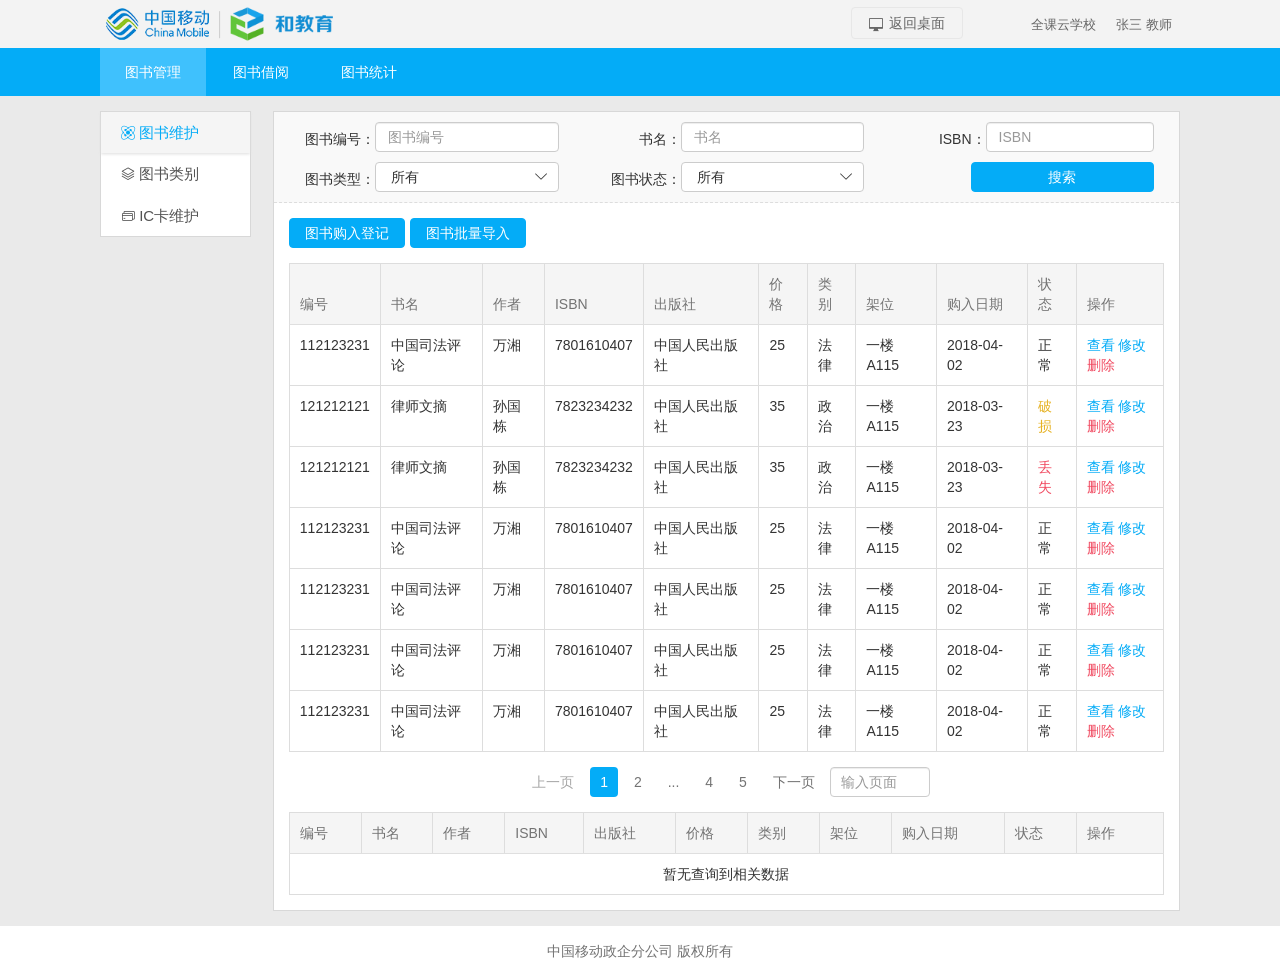
<file: index.html>
<!DOCTYPE html>
<html lang="zh-cn">
  <head>
    <meta charset="utf-8">
    <meta http-equiv="X-UA-Compatible" content="IE=edge">
    <meta name="viewport" content="width=device-width, initial-scale=1">
    <meta name="description" content="">
    <meta name="author" content="">
    <link rel="icon" href="yd.ico">
    <title>图书管理</title>
    
    <link href="js/bootstrap/3.3.0/css/bootstrap.css" rel="stylesheet">

    <!--全课云基础样式覆盖-->
    <link href="css/iconfont2.0.css" rel="stylesheet">
    <link href="css/qkybase2.0.css" rel="stylesheet">
    <link href="css/quickcss2.0.css" rel="stylesheet">
    <link href="css/library.css" rel="stylesheet">
    
    <!-- HTML5 shim and Respond.js for IE8 support of HTML5 elements and media queries -->
    <!--[if lt IE 9]>
      <script src="https://oss.maxcdn.com/html5shiv/3.7.2/html5shiv.min.js"></script>
      <script src="https://oss.maxcdn.com/respond/1.4.2/respond.min.js"></script>
    <![endif]-->
  </head>
  <body class="qkybody">
    <!--顶部-->
    <div class="qky_header"></div>

    <div class="container pa0 clear">
    <div class="qkycadr mt15 fl lib_leftbox">
      <a class="lib_leftnav active" href="index.html"><i class="qkyicon_14">&#xe635;</i> 图书维护</a>
      <a class="lib_leftnav" href="index_bookCat.html"><i class="qkyicon_14">&#xe642;</i> 图书类别</a>
      <a class="lib_leftnav" href="index_icCadr.html"><i class="qkyicon_14">&#xe782;</i> IC卡维护</a>
    </div>
    <div class="qkycadr mt15 fr lib_rightbox">
      <div class="lib_searchbox">
      <form class="form-horizontal">
        <div class="row">
            <div class="col-sm-4">
                <div class="form-group">
                   <label  class="col-sm-4 control-label pr0 pl0">图书编号：</label>
                   <div class="col-sm-8">
                     <input type="text" class="form-control"  placeholder="图书编号">
                   </div>
                </div>
            </div>
            <div class="col-sm-4">
              <div class="form-group">
                 <label  class="col-sm-4 control-label pr0 pl0">书名：</label>
                 <div class="col-sm-8">
                   <input type="text" class="form-control"  placeholder="书名">
                 </div>
              </div>
          </div>
          <div class="col-sm-4">
            <div class="form-group">
               <label  class="col-sm-4 control-label pr0 pl0">ISBN：</label>
               <div class="col-sm-8 pr15">
                 <input type="text" class="form-control"  placeholder="ISBN">
               </div>
            </div>
        </div>
            
            
            <div class="col-sm-4">
                <div class="form-group">
                   <label class="col-sm-4 control-label pr0 pl0">图书类型：</label>
                   <div class="col-sm-8">
                     <div class="dropdown qkydropdown havechoose">
                       <a class="btn btn-default dropdown-toggle auto" data-toggle="dropdown">
                        <span class="value">所有</span>
                        <span class="caret"></span>
                       </a>
                       <ul class="dropdown-menu" role="menu" aria-labelledby="dropdownMenu1">
                        <li role="presentation"><a>法律</a></li>
                        <li role="presentation"><a>政治</a></li>
                       </ul>
                      </div>
                   </div>
                </div>
            </div>
            <div class="col-sm-4">
                <div class="form-group">
                   <label class="col-sm-4 control-label pr0 pl0">图书状态：</label>
                   <div class="col-sm-8">
                     <div class="dropdown qkydropdown havechoose">
                       <a class="btn btn-default dropdown-toggle auto" data-toggle="dropdown">
                        <span class="value">所有</span>
                        <span class="caret"></span>
                       </a>
                       <ul class="dropdown-menu" role="menu" aria-labelledby="dropdownMenu1">
                        <li role="presentation"><a>正常</a></li>
                        <li role="presentation"><a>破损</a></li>
                        <li role="presentation"><a>丢失</a></li>
                       </ul>
                      </div>
                   </div>
                </div>
            </div>
            
            <div class="col-sm-4 clear"><a type="submit" class="btn btn-primary kuai  fr col-sm-8 mr15">搜索</a></div>
        </div>
      </form>
      </div>
      <div class=" clear pa15">
          <a class="btn btn-primary fl mr5" data-toggle="modal" data-target="#addBook">图书购入登记</a>
          <a class="btn btn-primary fl" data-toggle="modal" data-target="#allAddBook">图书批量导入</a>
      </div>
      <div class=" mb15 pl15 pr15">
          <table class="table table-condensed atd table-bordered">
              <thead><tr>
                  <th>编号</th><th>书名</th><th>作者</th><th>ISBN</th><th>出版社</th><th>价格</th><th>类别</th><th>架位</th><th>购入日期</th><th>状态</th><th width="10%">操作</th>
              </tr></thead>
              <tbody>
                  <tr>
                      <td>112123231</td><td>中国司法评论</td><td>万湘</td><td>7801610407</td><td>中国人民出版社</td>
                      <td>25</td><td>法律</td><td>一楼A115</td><td>2018-04-02</td><td>正常</td>
                      <td>
                      <a class=""  data-toggle="modal" data-target="#chackBook">查看</a>
                      <a class="" data-toggle="modal" data-target="#editBook">修改</a>
                      <a class="error_tips" data-toggle="modal" data-target="#delectbook">删除</a>
                      </td>
                  </tr>
                  <tr>
                      <td>121212121</td><td>律师文摘</td><td>孙国栋</td><td>7823234232</td><td>中国人民出版社</td>
                      <td>35</td><td>政治</td><td>一楼A115</td><td>2018-03-23</td><td class="remind_tips">破损</td>
                      <td>
                            <a class=""  data-toggle="modal" data-target="#chackBook">查看</a>
                            <a class="" data-toggle="modal" data-target="#editBook">修改</a>
                            <a class="error_tips" data-toggle="modal" data-target="#Undelectbook">删除</a>
                      </td>
                  </tr>
                  <tr>
                      <td>121212121</td><td>律师文摘</td><td>孙国栋</td><td>7823234232</td><td>中国人民出版社</td>
                      <td>35</td><td>政治</td><td>一楼A115</td><td>2018-03-23</td><td class="error_tips">丢失</td>
                      <td>
                            <a class=""  data-toggle="modal" data-target="#chackBook">查看</a>
                            <a class="" data-toggle="modal" data-target="#editBook">修改</a>
                            <a class="error_tips" data-toggle="modal" data-target="#delectbook">删除</a>
                      </td>
                  </tr>
                  <tr>
                      <td>112123231</td><td>中国司法评论</td><td>万湘</td><td>7801610407</td><td>中国人民出版社</td>
                      <td>25</td><td>法律</td><td>一楼A115</td><td>2018-04-02</td><td>正常</td>
                      <td>
                            <a class=""  data-toggle="modal" data-target="#chackBook">查看</a>
                            <a class="" data-toggle="modal" data-target="#editBook">修改</a>
                            <a class="error_tips" data-toggle="modal" data-target="#delectbook">删除</a>
                      </td>
                  </tr>
                  <tr>
                      <td>112123231</td><td>中国司法评论</td><td>万湘</td><td>7801610407</td><td>中国人民出版社</td>
                      <td>25</td><td>法律</td><td>一楼A115</td><td>2018-04-02</td><td>正常</td>
                      <td>
                            <a class=""  data-toggle="modal" data-target="#chackBook">查看</a>
                            <a class="" data-toggle="modal" data-target="#editBook">修改</a>
                            <a class="error_tips" data-toggle="modal" data-target="#delectbook">删除</a>
                      </td>
                  </tr>
                  <tr>
                      <td>112123231</td><td>中国司法评论</td><td>万湘</td><td>7801610407</td><td>中国人民出版社</td>
                      <td>25</td><td>法律</td><td>一楼A115</td><td>2018-04-02</td><td>正常</td>
                      <td>
                            <a class=""  data-toggle="modal" data-target="#chackBook">查看</a>
                            <a class="" data-toggle="modal" data-target="#editBook">修改</a>
                            <a class="error_tips" data-toggle="modal" data-target="#delectbook">删除</a>
                      </td>
                  </tr>
                  <tr>
                      <td>112123231</td><td>中国司法评论</td><td>万湘</td><td>7801610407</td><td>中国人民出版社</td>
                      <td>25</td><td>法律</td><td>一楼A115</td><td>2018-04-02</td><td>正常</td>
                      <td>
                            <a class=""  data-toggle="modal" data-target="#chackBook">查看</a>
                            <a class="" data-toggle="modal" data-target="#editBook">修改</a>
                            <a class="error_tips" data-toggle="modal" data-target="#delectbook">删除</a>
                      </td>
                  </tr>
              </tbody>
          </table>
        </div>
        <div class="qkypage  page_center mb15"> 
            <ul class="nav nav-pills"> 
                <li class="disabled page_prv"><a href="#">上一页</a></li>
                <li class="active"><a href="#">1</a></li>
                <li><a href="#">2</a></li>
                <li><a href="#">...</a></li>
                <li><a href="#">4</a></li>
                <li><a href="#">5</a></li>
                <li class="page_next"><a href="#">下一页</a></li>
                <li class="form-group mb0 page_input"><input type="text" class="form-control" placeholder="输入页面"></li>
            </ul>
        </div>
        <!--无数据时-->
        <div class=" mb15 pl15 pr15">
            <table class="table table-condensed atd table-bordered">
                <thead><tr>
                    <th>编号</th><th>书名</th><th>作者</th><th>ISBN</th><th>出版社</th><th>价格</th><th>类别</th><th>架位</th><th>购入日期</th><th>状态</th><th width="10%">操作</th>
                </tr></thead>
                <tbody>
                    <tr>
                        <td colspan="11" class="t_c">暂无查询到相关数据</td>
                    </tr>
                </tbody>
            </table>
        </div>
    </div>
    </div>
    <div class="footer default">中国移动政企分公司 版权所有</div>

<!--模态窗-->
<div class="modal fade" id="addBook" >
    <div class="modal-dialog " >
      <div class="modal-content">
        <div class="modal-header">
          <button type="button" class="close" data-dismiss="modal" aria-label="Close"><span aria-hidden="true">&times;</span></button>
          <h4 class="modal-title" >图书购入登记</h4>
        </div>
        <div class="modal-body modal_auto ">
            <form class="form-horizontal">
                        <div class="row">
                            <div class="col-sm-6">
                                <div class="form-group">
                                   <label  class="col-sm-4 control-label pr0 pl0"><b class="error_tips">*</b>图书名称：</label>
                                   <div class="col-sm-8">
                                     <input type="text" class="form-control"  placeholder="图书名称">
                                   </div>
                                </div>
                            </div>
                            <div class="col-sm-6">
                                    <div class="form-group">
                                       <label  class="col-sm-4 control-label pr0 pl0"><b class="error_tips">*</b>ISBN：</label>
                                       <div class="col-sm-8 pr15">
                                         <input type="text" class="form-control"  placeholder="支持扫码枪扫入">
                                       </div>
                                    </div>
                                </div>
                            <div class="col-sm-6">
                              <div class="form-group">
                                 <label  class="col-sm-4 control-label pr0 pl0"><b class="error_tips">*</b>图书编号：</label>
                                 <div class="col-sm-8">
                                   <input type="text" class="form-control"  placeholder="自动生成" readonly>
                                 </div>
                              </div>
                          </div>
                          <div class="col-sm-6">
                                <div class="form-group">
                                   <label  class="col-sm-4 control-label pr0 pl0"><b class="error_tips">*</b>图书作者：</label>
                                   <div class="col-sm-8 pr15">
                                     <input type="text" class="form-control"  placeholder="图书作者">
                                   </div>
                                </div>
                            </div>
                            <div class="col-sm-6">
                                    <div class="form-group">
                                       <label  class="col-sm-4 control-label pr0 pl0"><b class="error_tips">*</b>出版社：</label>
                                       <div class="col-sm-8 pr15">
                                         <input type="text" class="form-control"  placeholder="出版社">
                                       </div>
                                    </div>
                                </div>
                                <div class="col-sm-6">
                                        <div class="form-group">
                                           <label  class="col-sm-4 control-label pr0 pl0">出版日期：</label>
                                           <div class="col-sm-8 pr15">
                                             
                                             <div class="qkycalendar_box default"><input type="text" class="form-control qkycalendar_btn" placeholder="出版日期年月日"></div>
                                           </div>
                                        </div>
                                    </div>
                                    <div class="col-sm-6">
                                            <div class="form-group">
                                               <label  class="col-sm-4 control-label pr0 pl0">图书价格：</label>
                                               <div class="col-sm-8 pr15">
                                                 <input type="text" class="form-control"  placeholder="图书价格">
                                               </div>
                                            </div>
                                        </div>
                                        <div class="col-sm-6">
                                                <div class="form-group">
                                                   <label  class="col-sm-4 control-label pr0 pl0">图书架位：</label>
                                                   <div class="col-sm-8 pr15">
                                                     <input type="text" class="form-control"  placeholder="图书架位">
                                                   </div>
                                                </div>
                                            </div>
                            
                            <div class="col-sm-6">
                                <div class="form-group mb0">
                                   <label class="col-sm-4 control-label pr0 pl0"><b class="error_tips">*</b>图书类别：</label>
                                   <div class="col-sm-8">
                                     <div class="dropdown qkydropdown havechoose">
                                       <a class="btn btn-default dropdown-toggle auto" data-toggle="dropdown">
                                        <span class="value">所有</span>
                                        <span class="caret"></span>
                                       </a>
                                       <ul class="dropdown-menu" role="menu" aria-labelledby="dropdownMenu1">
                                        <li role="presentation"><a>法律</a></li>
                                        <li role="presentation"><a>政治</a></li>
                                       </ul>
                                      </div>
                                   </div>
                                </div>
                            </div>
                            <div class="col-sm-6">
                                    <div class="form-group mb0">
                                       <label  class="col-sm-4 control-label pr0 pl0"><b class="error_tips">*</b>购入日期：</label>
                                       <div class="col-sm-8 pr15">
                                            <div class="qkycalendar_box default"><input type="text" class="form-control qkycalendar_btn" placeholder="购入日期年月日"></div>
                                       </div>
                                    </div>
                                </div>

                        </div>
            </form>
        </div>
        <div class="modal-footer">
          <button type="button" class="btn btn-primary">确定</button>
          <button type="button" class="btn btn-default" data-dismiss="modal">取消</button>
        </div>
      </div>
    </div>
  </div>
  <div class="modal fade" id="editBook" >
        <div class="modal-dialog " >
          <div class="modal-content">
            <div class="modal-header">
              <button type="button" class="close" data-dismiss="modal" aria-label="Close"><span aria-hidden="true">&times;</span></button>
              <h4 class="modal-title" >修改图书购入登记</h4>
            </div>
            <div class="modal-body modal_auto ">
                <form class="form-horizontal">
                            <div class="row">
                                <div class="col-sm-6">
                                    <div class="form-group">
                                       <label  class="col-sm-4 control-label pr0 pl0"><b class="error_tips">*</b>图书名称：</label>
                                       <div class="col-sm-8">
                                         <input type="text" class="form-control" value="中国司法评论">
                                       </div>
                                    </div>
                                </div>
                                <div class="col-sm-6">
                                        <div class="form-group">
                                           <label  class="col-sm-4 control-label pr0 pl0"><b class="error_tips">*</b>ISBN：</label>
                                           <div class="col-sm-8 pr15">
                                             <input type="text" class="form-control" value="7801610407">
                                           </div>
                                        </div>
                                    </div>
                                <div class="col-sm-6">
                                  <div class="form-group">
                                     <label  class="col-sm-4 control-label pr0 pl0">图书编号：</label>
                                     <div class="col-sm-8">
                                       <input type="text" class="form-control"  value="180509000001" readonly>
                                     </div>
                                  </div>
                              </div>
                              <div class="col-sm-6">
                                    <div class="form-group">
                                       <label  class="col-sm-4 control-label pr0 pl0"><b class="error_tips">*</b>图书作者：</label>
                                       <div class="col-sm-8 pr15">
                                         <input type="text" class="form-control"   value="万湘">
                                       </div>
                                    </div>
                                </div>
                                <div class="col-sm-6">
                                        <div class="form-group">
                                           <label  class="col-sm-4 control-label pr0 pl0"><b class="error_tips">*</b>出版社：</label>
                                           <div class="col-sm-8 pr15">
                                             <input type="text" class="form-control"  value="中国人民出版社">
                                           </div>
                                        </div>
                                    </div>
                                    <div class="col-sm-6">
                                            <div class="form-group">
                                               <label  class="col-sm-4 control-label pr0 pl0">出版日期：</label>
                                               <div class="col-sm-8 pr15">
                                                 
                                                 <div class="qkycalendar_box defaults"><input type="text" class="form-control qkycalendar_btn"  value="2017-2-3"></div>
                                               </div>
                                            </div>
                                        </div>
                                        <div class="col-sm-6">
                                                <div class="form-group">
                                                   <label  class="col-sm-4 control-label pr0 pl0">图书价格：</label>
                                                   <div class="col-sm-8 pr15">
                                                     <input type="text" class="form-control"  value="25">
                                                   </div>
                                                </div>
                                            </div>
                                            <div class="col-sm-6">
                                                    <div class="form-group">
                                                       <label  class="col-sm-4 control-label pr0 pl0">图书架位：</label>
                                                       <div class="col-sm-8 pr15">
                                                         <input type="text" class="form-control"   value="一楼A115">
                                                       </div>
                                                    </div>
                                                </div>
                                
                                <div class="col-sm-6">
                                    <div class="form-group mb0">
                                       <label class="col-sm-4 control-label pr0 pl0"><b class="error_tips">*</b>图书类别：</label>
                                       <div class="col-sm-8">
                                         <div class="dropdown qkydropdown havechoose">
                                           <a class="btn btn-default dropdown-toggle auto" data-toggle="dropdown">
                                            <span class="value">法律</span>
                                            <span class="caret"></span>
                                           </a>
                                           <ul class="dropdown-menu" role="menu" aria-labelledby="dropdownMenu1">
                                            <li role="presentation"><a>法律</a></li>
                                            <li role="presentation"><a>政治</a></li>
                                           </ul>
                                          </div>
                                       </div>
                                    </div>
                                </div>
                                <div class="col-sm-6">
                                        <div class="form-group mb0">
                                           <label  class="col-sm-4 control-label pr0 pl0"><b class="error_tips">*</b>购入日期：</label>
                                           <div class="col-sm-8 pr15">
                                                <div class="qkycalendar_box defaultss"><input type="text" class="form-control qkycalendar_btn" value="2018-4-2"></div>
                                           </div>
                                        </div>
                                    </div>
    
                            </div>
                </form>
            </div>
            <div class="modal-footer">
              <button type="button" class="btn btn-primary">确定</button>
              <button type="button" class="btn btn-default" data-dismiss="modal">取消</button>
            </div>
          </div>
        </div>
      </div>

  <div class="modal fade" id="chackBook" >
        <div class="modal-dialog " >
          <div class="modal-content">
            <div class="modal-header">
              <button type="button" class="close" data-dismiss="modal" aria-label="Close"><span aria-hidden="true">&times;</span></button>
              <h4 class="modal-title" >图书信息查看</h4>
            </div>
            <div class="modal-body modal_auto ">
                <form class="form-horizontal">
                            <div class="row">
                                <div class="col-sm-6">
                                    <div class="form-group">
                                       <label  class="col-sm-4 control-label pr0 pl0">图书名称：</label>
                                       <div class="col-sm-8">
                                         <input type="text" class="form-control"  placeholder="图书名称" readonly value="中国司法评论">
                                       </div>
                                    </div>
                                </div>
                                <div class="col-sm-6">
                                        <div class="form-group">
                                           <label  class="col-sm-4 control-label pr0 pl0">ISBN：</label>
                                           <div class="col-sm-8 pr15">
                                             <input type="text" class="form-control"  placeholder="支持扫码枪扫入" readonly value="7801610407">
                                           </div>
                                        </div>
                                    </div>
                                <div class="col-sm-6">
                                  <div class="form-group">
                                     <label  class="col-sm-4 control-label pr0 pl0">图书编号：</label>
                                     <div class="col-sm-8">
                                       <input type="text" class="form-control"  placeholder="自动生成" readonly value="180509000001">
                                     </div>
                                  </div>
                              </div>
                              <div class="col-sm-6">
                                    <div class="form-group">
                                       <label  class="col-sm-4 control-label pr0 pl0">图书作者：</label>
                                       <div class="col-sm-8 pr15">
                                         <input type="text" class="form-control"  placeholder="图书作者" readonly value="万湘">
                                       </div>
                                    </div>
                                </div>
                                <div class="col-sm-6">
                                        <div class="form-group">
                                           <label  class="col-sm-4 control-label pr0 pl0">出版社：</label>
                                           <div class="col-sm-8 pr15">
                                             <input type="text" class="form-control"  placeholder="出版社" readonly value="中国人民出版社">
                                           </div>
                                        </div>
                                    </div>
                                    <div class="col-sm-6">
                                            <div class="form-group">
                                               <label  class="col-sm-4 control-label pr0 pl0">出版日期：</label>
                                               <div class="col-sm-8 pr15">
                                                    <input type="text" class="form-control"  placeholder="出版社" readonly value="2017-02-03">
                                               </div>
                                            </div>
                                        </div>
                                        <div class="col-sm-6">
                                                <div class="form-group">
                                                   <label  class="col-sm-4 control-label pr0 pl0">图书价格：</label>
                                                   <div class="col-sm-8 pr15">
                                                     <input type="text" class="form-control"  placeholder="图书价格" readonly value="25">
                                                   </div>
                                                </div>
                                            </div>
                                            <div class="col-sm-6">
                                                    <div class="form-group">
                                                       <label  class="col-sm-4 control-label pr0 pl0">图书架位：</label>
                                                       <div class="col-sm-8 pr15">
                                                         <input type="text" class="form-control"  placeholder="图书架位" readonly value="一楼A115">
                                                       </div>
                                                    </div>
                                                </div>
                                
                                <div class="col-sm-6">
                                    <div class="form-group mb0">
                                       <label class="col-sm-4 control-label pr0 pl0">图书类别：</label>
                                       <div class="col-sm-8">
                                            <input type="text" class="form-control"  placeholder="出版社" readonly value="法律">
                                       </div>
                                    </div>
                                </div>
                                <div class="col-sm-6">
                                        <div class="form-group mb0">
                                           <label  class="col-sm-4 control-label pr0 pl0">购入日期：</label>
                                           <div class="col-sm-8 pr15">
                                                <input type="text" class="form-control"  placeholder="出版社" readonly value="2018-04-02">
                                           </div>
                                        </div>
                                    </div>
    
                            </div>
                </form>
            </div>
            <div class="modal-footer">
              <button type="button" class="btn btn-primary">确定</button>
              <button type="button" class="btn btn-default" data-dismiss="modal">取消</button>
            </div>
          </div>
        </div>
      </div>

  <div class="modal fade" id="allAddBook" >
        <div class="modal-dialog " >
          <div class="modal-content">
            <div class="modal-header">
              <button type="button" class="close" data-dismiss="modal" aria-label="Close"><span aria-hidden="true">&times;</span></button>
              <h4 class="modal-title" >图书批量导入</h4>
            </div>
            <div class="modal-body modal_auto ">
                <form class="form-horizontal">
                    <div class="form-group">
                        <label  class="col-sm-2 control-label pr0 pl0">导入模板：</label>
                        <div class="col-sm-10">
                            <a class="btn btn-primary">下载模板</a><span class="lh30 ml5 remind_tips">请下载模板填写信息后上传导入</span>
                        </div>
                    </div>
                                
                    <div class="form-group mb0">
                        <label  class="col-sm-2 control-label pr0 pl0">上传文件：</label>
                        <div class="col-sm-10 pr15">
                                <div class="input-group"> 
                                <input type="text" class="form-control file">
                                <span class="input-group-btn"><a class="btn btn-primary po_r btn_file" role="button">上传<input type="file" class="ycfile"></a></span>
                                </div>
                        </div>
                    </div>           
                </form>
            </div>
            <div class="modal-footer">
              <button type="button" class="btn btn-primary">确定</button>
              <button type="button" class="btn btn-default" data-dismiss="modal">取消</button>
            </div>
          </div>
        </div>
  </div>

      <div class="modal fade" id="delectbook" >
            <div class="modal-dialog modal-xs" >
              <div class="modal-content">
                <div class="modal-header">
                  <button type="button" class="close" data-dismiss="modal" aria-label="Close"><span aria-hidden="true">&times;</span></button>
                  <h4 class="modal-title" >删除提示</h4>
                </div>
                <div class="modal-body modal_auto t_c error_color">是否对该图书记录进行删除？</div>
                <div class="modal-footer">
                  <button type="button" class="btn btn-primary">确定</button>
                  <button type="button" class="btn btn-default" data-dismiss="modal">取消</button>
                </div>
              </div>
            </div>
      </div>

      <div class="modal fade" id="Undelectbook" >
                <div class="modal-dialog modal-xs" >
                  <div class="modal-content">
                    <div class="modal-header">
                      <button type="button" class="close" data-dismiss="modal" aria-label="Close"><span aria-hidden="true">&times;</span></button>
                      <h4 class="modal-title" >删除提示</h4>
                    </div>
                    <div class="modal-body modal_auto t_c error_color">该图书已借出，不能删除</div>
                    <div class="modal-footer">
                      <button type="button" class="btn btn-primary">确定</button>
                      <button type="button" class="btn btn-default" data-dismiss="modal">取消</button>
                    </div>
                  </div>
                </div>
       </div>

    <!--模块化js-->
    <script src="js/sea.js"></script>
    <script src="js/seaconfig2.0.js"></script>
    <script>
     seajs.use(["jq","bs","qkycal","oh","dw","upfile"],function(j,b,cal,oh){
        oh.header(0);
        cal.qkycalendar({boxid:".qkycalendar_box.default"});
        cal.qkycalendar({boxid:".qkycalendar_box.defaults",isinput:true,isdistshowdate:true});
        cal.qkycalendar({boxid:".qkycalendar_box.defaultss",isinput:true,isdistshowdate:true});
     });
    </script>
  </body>
</html>
</file>
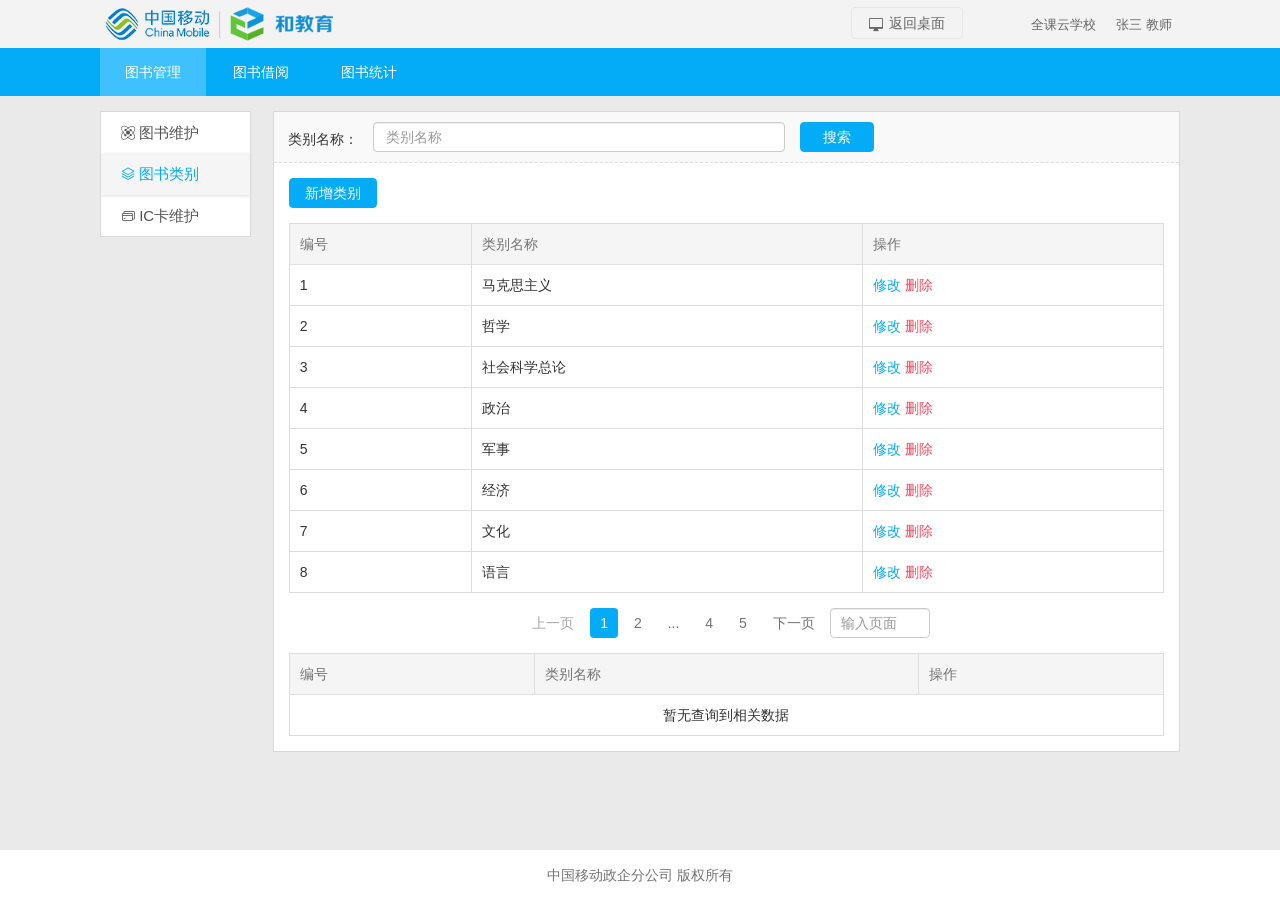
<file: index_bookCat.html>
<!DOCTYPE html>
<html lang="zh-cn">
  <head>
    <meta charset="utf-8">
    <meta http-equiv="X-UA-Compatible" content="IE=edge">
    <meta name="viewport" content="width=device-width, initial-scale=1">
    <meta name="description" content="">
    <meta name="author" content="">
    <link rel="icon" href="yd.ico">
    <title>图书类别</title>
    
    <link href="js/bootstrap/3.3.0/css/bootstrap.css" rel="stylesheet">

    <!--全课云基础样式覆盖-->
    <link href="css/iconfont2.0.css" rel="stylesheet">
    <link href="css/qkybase2.0.css" rel="stylesheet">
    <link href="css/quickcss2.0.css" rel="stylesheet">
    <link href="css/library.css" rel="stylesheet">
    
    <!-- HTML5 shim and Respond.js for IE8 support of HTML5 elements and media queries -->
    <!--[if lt IE 9]>
      <script src="https://oss.maxcdn.com/html5shiv/3.7.2/html5shiv.min.js"></script>
      <script src="https://oss.maxcdn.com/respond/1.4.2/respond.min.js"></script>
    <![endif]-->
  </head>
  <body class="qkybody">
    <!--顶部-->
    <div class="qky_header"></div>

    <div class="container pa0 clear">
    <div class="qkycadr mt15 fl lib_leftbox">
        <a class="lib_leftnav " href="index.html"><i class="qkyicon_14">&#xe635;</i> 图书维护</a>
        <a class="lib_leftnav active" href="index_bookCat.html"><i class="qkyicon_14">&#xe642;</i> 图书类别</a>
        <a class="lib_leftnav" href="index_icCadr.html"><i class="qkyicon_14">&#xe782;</i> IC卡维护</a>
    </div>
    <div class="qkycadr mt15 fr lib_rightbox">
      <div class="lib_searchbox">
      <form class="form-horizontal">
        <div class="form-group">
                   <label  class="col-sm-1 control-label pr0 pl0">类别名称：</label>
                   <div class="col-sm-6 ">
                     <input type="text" class="form-control"  placeholder="类别名称">
                   </div>
                   <a type="submit" class="btn btn-primary col-sm-1">搜索</a>
                  </div>
      </form>
      </div>
      <div class=" clear pa15">
          <a class="btn btn-primary fl mr5" data-toggle="modal" data-target="#addcat">新增类别</a>
      </div>
      <div class=" mb15 pl15 pr15">
          <table class="table table-condensed atd table-bordered">
              <thead><tr><th>编号</th><th>类别名称</th><th >操作</th></tr></thead>
              <tbody>
                  <tr>
                      <td>1</td><td>马克思主义</td>
                      <td>
                      <a class="" data-toggle="modal" data-target="#editcat">修改</a>
                      <a class="error_tips" data-toggle="modal" data-target="#delectcat">删除</a>
                      </td>
                  </tr>
                  <tr>
                      <td>2</td><td>哲学</td>
                      <td>
                      <a class="" data-toggle="modal" data-target="#editcat">修改</a>
                      <a class="error_tips" data-toggle="modal" data-target="#Undelectcat">删除</a>
                      </td>
                  </tr>
                  <tr>
                      <td>3</td><td>社会科学总论</td>
                      <td>
                      <a class="" data-toggle="modal" data-target="#editcat">修改</a>
                      <a class="error_tips" data-toggle="modal" data-target="#delectcat">删除</a>
                      </td>
                  </tr>
                  <tr>
                      <td>4</td><td>政治</td>
                      <td>
                      <a class="" data-toggle="modal" data-target="#editcat">修改</a>
                      <a class="error_tips" data-toggle="modal" data-target="#Undelectcat">删除</a>
                      </td>
                  </tr>
                  <tr>
                      <td>5</td><td>军事</td>
                      <td>
                      <a class="" data-toggle="modal" data-target="#editcat">修改</a>
                      <a class="error_tips" data-toggle="modal" data-target="#delectcat">删除</a>
                      </td>
                  </tr>
                  <tr>
                      <td>6</td><td>经济</td>
                      <td>
                      <a class="" data-toggle="modal" data-target="#editcat">修改</a>
                      <a class="error_tips" data-toggle="modal" data-target="#delectcat">删除</a>
                      </td>
                  </tr>
                  <tr>
                      <td>7</td><td>文化</td>
                      <td>
                      <a class="" data-toggle="modal" data-target="#editcat">修改</a>
                      <a class="error_tips" data-toggle="modal" data-target="#delectcat">删除</a>
                      </td>
                  </tr>
                  <tr>
                      <td>8</td><td>语言</td>
                      <td>
                      <a class="" data-toggle="modal" data-target="#editcat">修改</a>
                      <a class="error_tips" data-toggle="modal" data-target="#delectcat">删除</a>
                      </td>
                  </tr>
                  
                 
              </tbody>
          </table>
        </div>
        <div class="qkypage  page_center mb15"> 
            <ul class="nav nav-pills"> 
                <li class="disabled page_prv"><a href="#">上一页</a></li>
                <li class="active"><a href="#">1</a></li>
                <li><a href="#">2</a></li>
                <li><a href="#">...</a></li>
                <li><a href="#">4</a></li>
                <li><a href="#">5</a></li>
                <li class="page_next"><a href="#">下一页</a></li>
                <li class="form-group mb0 page_input"><input type="text" class="form-control" placeholder="输入页面"></li>
            </ul>
        </div>
        <!--无数据时-->
        <div class=" mb15 pl15 pr15">
            <table class="table table-condensed atd table-bordered">
                <thead><tr><th>编号</th><th>类别名称</th><th >操作</th></tr></thead>
                <tbody>
                    <tr>
                        <td colspan="3" class="t_c">暂无查询到相关数据</td>
                    </tr>
                </tbody>
            </table>
        </div>
    </div>
    </div>
    <div class="footer default">中国移动政企分公司 版权所有</div>

<!--模态窗-->
<div class="modal fade" id="addcat" >
    <div class="modal-dialog modal-sm" >
      <div class="modal-content">
        <div class="modal-header">
          <button type="button" class="close" data-dismiss="modal" aria-label="Close"><span aria-hidden="true">&times;</span></button>
          <h4 class="modal-title" >新增类别</h4>
        </div>
        <div class="modal-body modal_auto ">
            <form class="form-horizontal">
                 <div class="form-group mb0">
                      <label  class="col-sm-3 control-label pr0 pl0">类别名称：</label>
                          <div class="col-sm-8">
                             <input type="text" class="form-control"  placeholder="类别名称">
                          </div>
                 </div>          
            </form>
        </div>
        <div class="modal-footer">
          <button type="button" class="btn btn-primary">确定</button>
          <button type="button" class="btn btn-default" data-dismiss="modal">取消</button>
        </div>
      </div>
    </div>
  </div>
  <div class="modal fade" id="editcat" >
        <div class="modal-dialog modal-sm" >
          <div class="modal-content">
            <div class="modal-header">
              <button type="button" class="close" data-dismiss="modal" aria-label="Close"><span aria-hidden="true">&times;</span></button>
              <h4 class="modal-title" >修改类别</h4>
            </div>
            <div class="modal-body modal_auto ">
                <form class="form-horizontal">
                    <div class="form-group mb0">
                        <label  class="col-sm-3 control-label pr0 pl0">类别名称：</label>
                        <div class="col-sm-8">
                          <input type="text" class="form-control"  value="马克思主义">
                        </div>
                     </div>
                </form>
            </div>
            <div class="modal-footer">
              <button type="button" class="btn btn-primary">确定</button>
              <button type="button" class="btn btn-default" data-dismiss="modal">取消</button>
            </div>
          </div>
        </div>
      </div>

  

      <div class="modal fade" id="delectcat" >
            <div class="modal-dialog modal-xs" >
              <div class="modal-content">
                <div class="modal-header">
                  <button type="button" class="close" data-dismiss="modal" aria-label="Close"><span aria-hidden="true">&times;</span></button>
                  <h4 class="modal-title" >删除提示</h4>
                </div>
                <div class="modal-body modal_auto t_c error_color">是否对此类别进行删除?</div>
                <div class="modal-footer">
                  <button type="button" class="btn btn-primary">确定</button>
                  <button type="button" class="btn btn-default" data-dismiss="modal">取消</button>
                </div>
              </div>
            </div>
      </div>

      <div class="modal fade" id="Undelectcat" >
                <div class="modal-dialog modal-xs" >
                  <div class="modal-content">
                    <div class="modal-header">
                      <button type="button" class="close" data-dismiss="modal" aria-label="Close"><span aria-hidden="true">&times;</span></button>
                      <h4 class="modal-title" >删除提示</h4>
                    </div>
                    <div class="modal-body modal_auto t_c error_color">该类别下存在图书，不允许删除</div>
                    <div class="modal-footer">
                      <button type="button" class="btn btn-primary">确定</button>
                      <button type="button" class="btn btn-default" data-dismiss="modal">取消</button>
                    </div>
                  </div>
                </div>
       </div>

    <!--模块化js-->
    <script src="js/sea.js"></script>
    <script src="js/seaconfig2.0.js"></script>
    <script>
     seajs.use(["jq","bs","oh"],function(j,b,oh){
      oh.header(0);
     });
    </script>
  </body>
</html>
</file>
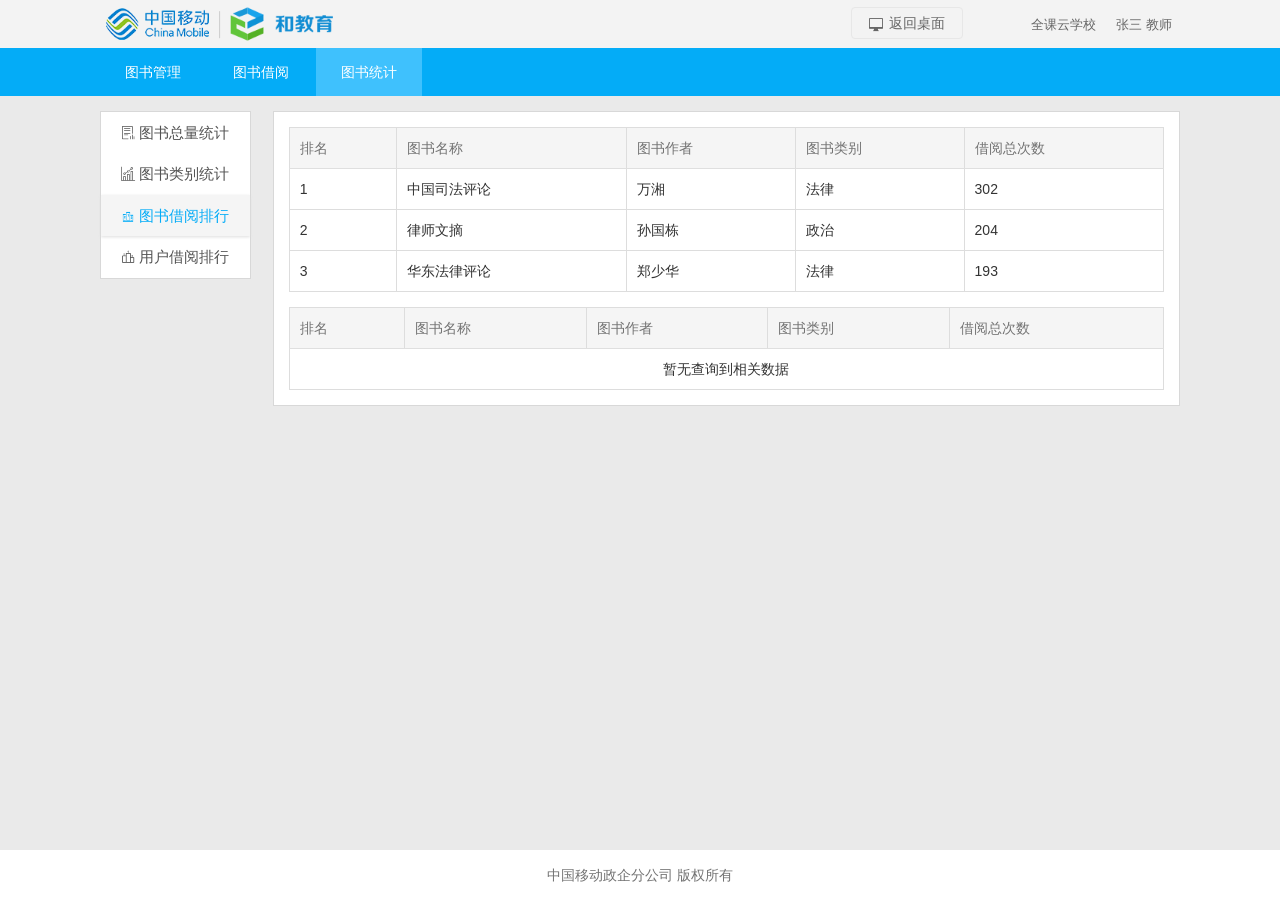
<file: index_bookph.html>
<!DOCTYPE html>
<html lang="zh-cn">
  <head>
    <meta charset="utf-8">
    <meta http-equiv="X-UA-Compatible" content="IE=edge">
    <meta name="viewport" content="width=device-width, initial-scale=1">
    <meta name="description" content="">
    <meta name="author" content="">
    <link rel="icon" href="yd.ico">
    <title>图书统计</title>
    
    <link href="js/bootstrap/3.3.0/css/bootstrap.css" rel="stylesheet">

    <!--全课云基础样式覆盖-->
    <link href="css/iconfont2.0.css" rel="stylesheet">
    <link href="css/qkybase2.0.css" rel="stylesheet">
    <link href="css/quickcss2.0.css" rel="stylesheet">
    <link href="css/library.css" rel="stylesheet">
    
    <!-- HTML5 shim and Respond.js for IE8 support of HTML5 elements and media queries -->
    <!--[if lt IE 9]>
      <script src="https://oss.maxcdn.com/html5shiv/3.7.2/html5shiv.min.js"></script>
      <script src="https://oss.maxcdn.com/respond/1.4.2/respond.min.js"></script>
    <![endif]-->
  </head>
  <body class="qkybody">
    <!--顶部-->
    <div class="qky_header"></div>

    <div class="container pa0 clear">
    <div class="qkycadr mt15 fl lib_leftbox">
      <a class="lib_leftnav " href="index_tj.html"><i class="qkyicon_14">&#xe648;</i> 图书总量统计</a>
      <a class="lib_leftnav " href="index_tjcat.html"><i class="qkyicon_14">&#xe65f;</i> 图书类别统计</a>
      <a class="lib_leftnav active" href="index_bookph.html"><i class="qkyicon_14">&#xe627;</i> 图书借阅排行</a>
      <a class="lib_leftnav" href="index_userph.html"><i class="qkyicon_14">&#xe60a;</i> 用户借阅排行</a>
    </div>
    <div class="qkycadr mt15 fr lib_rightbox">
      
      
      <div class=" mb15 pl15 pr15 mt15">
          <table class="table table-condensed atd table-bordered">
              <thead><tr><th>排名</th><th>图书名称</th><th >图书作者</th><th>图书类别</th><th >借阅总次数</th></tr></thead>   
              <tbody>
                  <tr><td>1</td><td>中国司法评论</td><td>万湘</td><td>法律</td><td>302</td></tr>
                  <tr><td>2</td><td>律师文摘</td><td>孙国栋</td><td>政治</td><td>204</td></tr>
                  <tr><td>3</td><td>华东法律评论</td><td>郑少华</td><td>法律</td><td>193</td></tr>
              </tbody>
          </table>
        </div>
        <!--无数据时-->
        <div class=" mb15 pl15 pr15">
            <table class="table table-condensed atd table-bordered">
                <thead><tr><th>排名</th><th>图书名称</th><th >图书作者</th><th>图书类别</th><th >借阅总次数</th></tr></thead> 
                <tbody>
                    <tr>
                        <td colspan="5" class="t_c">暂无查询到相关数据</td>
                    </tr>
                </tbody>
            </table>
        </div>
       
    </div>
    </div>
    <div class="footer default">中国移动政企分公司 版权所有</div>
    <!--模块化js-->
    <script src="js/sea.js"></script>
    <script src="js/seaconfig2.0.js"></script>
    <script>
     seajs.use(["jq","bs","oh"],function(j,b,oh){
        oh.header(2);

     });
    </script>
  </body>
</html>
</file>
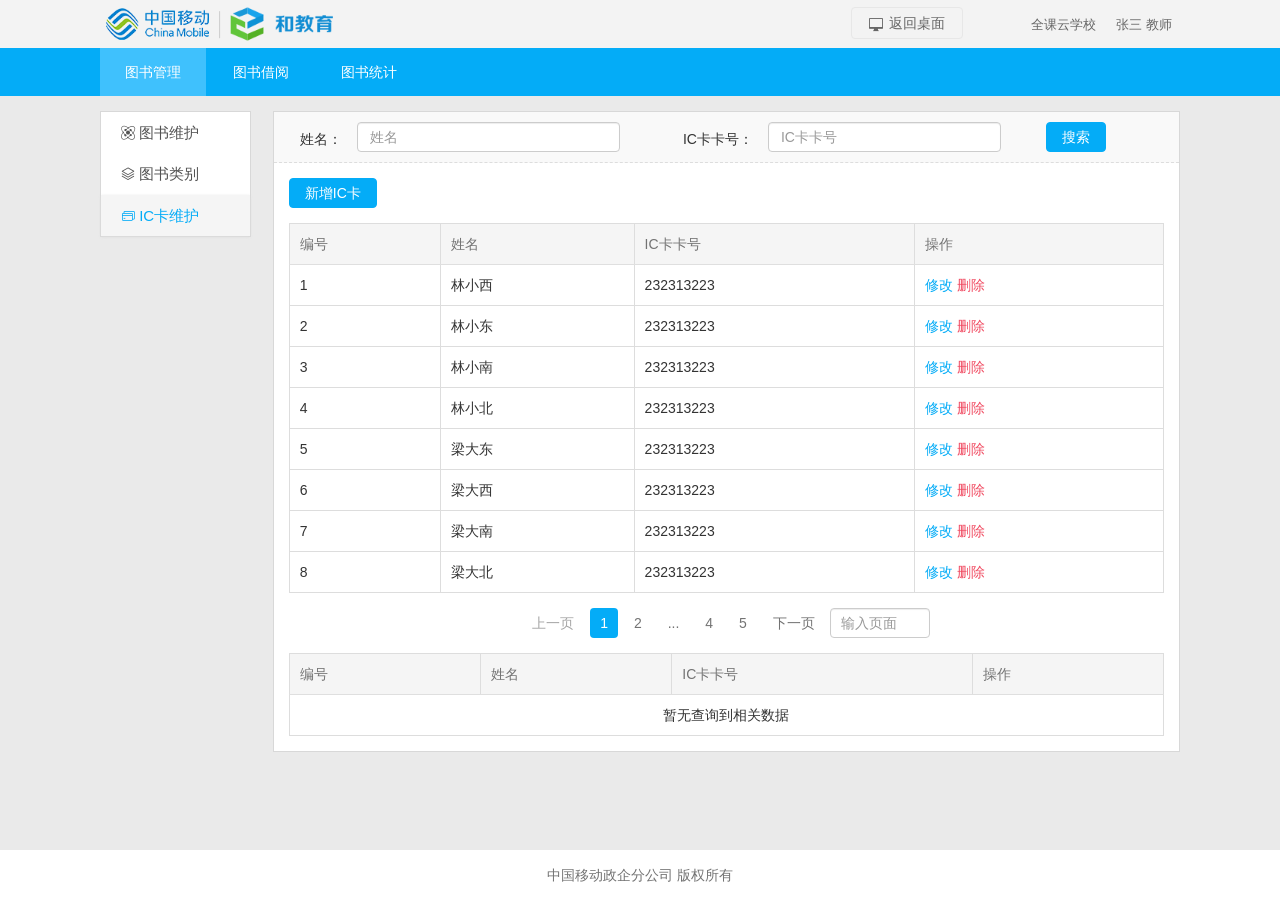
<file: index_icCadr.html>
<!DOCTYPE html>
<html lang="zh-cn">

<head>
  <meta charset="utf-8">
  <meta http-equiv="X-UA-Compatible" content="IE=edge">
  <meta name="viewport" content="width=device-width, initial-scale=1">
  <meta name="description" content="">
  <meta name="author" content="">
  <link rel="icon" href="yd.ico">
  <title>IC卡维护</title>

  <link href="js/bootstrap/3.3.0/css/bootstrap.css" rel="stylesheet">

  <!--全课云基础样式覆盖-->
  <link href="css/iconfont2.0.css" rel="stylesheet">
  <link href="css/qkybase2.0.css" rel="stylesheet">
  <link href="css/quickcss2.0.css" rel="stylesheet">
  <link href="css/library.css" rel="stylesheet">

  <!-- HTML5 shim and Respond.js for IE8 support of HTML5 elements and media queries -->
  <!--[if lt IE 9]>
      <script src="https://oss.maxcdn.com/html5shiv/3.7.2/html5shiv.min.js"></script>
      <script src="https://oss.maxcdn.com/respond/1.4.2/respond.min.js"></script>
    <![endif]-->
</head>

<body class="qkybody">
  <!--顶部-->
  <div class="qky_header"></div>

  <div class="container pa0 clear">
    <div class="qkycadr mt15 fl lib_leftbox">
        <a class="lib_leftnav " href="index.html"><i class="qkyicon_14">&#xe635;</i> 图书维护</a>
        <a class="lib_leftnav " href="index_bookCat.html"><i class="qkyicon_14">&#xe642;</i> 图书类别</a>
        <a class="lib_leftnav active" href="index_icCadr.html"><i class="qkyicon_14">&#xe782;</i> IC卡维护</a>
    </div>
    <div class="qkycadr mt15 fr lib_rightbox">
      <div class="lib_searchbox">
        <form class="form-horizontal">
          <div class="row">
            <div class="col-sm-5">
              <div class="form-group">
                <label class="col-sm-2 control-label pr0 pl0">姓名：</label>
                <div class="col-sm-10">
                  <input type="text" class="form-control" placeholder="姓名">
                </div>
              </div>
            </div>
            <div class="col-sm-5">
              <div class="form-group">
                <label class="col-sm-3 control-label pr0 pl0">IC卡卡号：</label>
                <div class="col-sm-9">
                  <input type="text" class="form-control" placeholder="IC卡卡号">
                </div>
              </div>
            </div>
            <div class="col-sm-2 clear">
              <a type="submit" class="btn btn-primary">搜索</a>
            </div>
          </div>
        </form>
      </div>
      <div class=" clear pa15">
        <a class="btn btn-primary fl mr5" data-toggle="modal" data-target="#addIC">新增IC卡</a>
      </div>
      <div class=" mb15 pl15 pr15">
        <table class="table table-condensed atd table-bordered">
          <thead>
            <tr>
              <th>编号</th>
              <th>姓名</th>
              <th>IC卡卡号</th>
              <th>操作</th>
            </tr>
          </thead>
          <tbody>
            <tr>
              <td>1</td>
              <td>林小西</td>
              <td>232313223</td>
              <td>
                <a class="" data-toggle="modal" data-target="#editIC">修改</a>
                <a class="error_tips" data-toggle="modal" data-target="#delectIC">删除</a>
              </td>
            </tr>
            <tr>
              <td>2</td>
              <td>林小东</td>
              <td>232313223</td>
              <td>
                <a class="" data-toggle="modal" data-target="#editIC">修改</a>
                <a class="error_tips" data-toggle="modal" data-target="#UndelectIC">删除</a>
              </td>
            </tr>
            <tr>
              <td>3</td>
              <td>林小南</td>
              <td>232313223</td>
              <td>
                <a class="" data-toggle="modal" data-target="#editIC">修改</a>
                <a class="error_tips" data-toggle="modal" data-target="#delectIC">删除</a>
              </td>
            </tr>
            <tr>
              <td>4</td>
              <td>林小北</td>
              <td>232313223</td>
              <td>
                <a class="" data-toggle="modal" data-target="#editIC">修改</a>
                <a class="error_tips" data-toggle="modal" data-target="#delectIC">删除</a>
              </td>
            </tr>
            <tr>
              <td>5</td>
              <td>梁大东</td>
              <td>232313223</td>
              <td>
                <a class="" data-toggle="modal" data-target="#editIC">修改</a>
                <a class="error_tips" data-toggle="modal" data-target="#UndelectIC">删除</a>
              </td>
            </tr>
            <tr>
              <td>6</td>
              <td>梁大西</td>
              <td>232313223</td>
              <td>
                <a class="" data-toggle="modal" data-target="#editIC">修改</a>
                <a class="error_tips" data-toggle="modal" data-target="#delectIC">删除</a>
              </td>
            </tr>
            <tr>
              <td>7</td>
              <td>梁大南</td>
              <td>232313223</td>
              <td>
                <a class="" data-toggle="modal" data-target="#editIC">修改</a>
                <a class="error_tips" data-toggle="modal" data-target="#delectIC">删除</a>
              </td>
            </tr>
            <tr>
              <td>8</td>
              <td>梁大北</td>
              <td>232313223</td>
              <td>
                <a class="" data-toggle="modal" data-target="#editIC">修改</a>
                <a class="error_tips" data-toggle="modal" data-target="#delectIC">删除</a>
              </td>
            </tr>

          </tbody>
        </table>
      </div>
      <div class="qkypage  page_center mb15">
        <ul class="nav nav-pills">
          <li class="disabled page_prv">
            <a href="#">上一页</a>
          </li>
          <li class="active">
            <a href="#">1</a>
          </li>
          <li>
            <a href="#">2</a>
          </li>
          <li>
            <a href="#">...</a>
          </li>
          <li>
            <a href="#">4</a>
          </li>
          <li>
            <a href="#">5</a>
          </li>
          <li class="page_next">
            <a href="#">下一页</a>
          </li>
          <li class="form-group mb0 page_input">
            <input type="text" class="form-control" placeholder="输入页面">
          </li>
        </ul>
      </div>
      <!--无数据时-->
      <div class=" mb15 pl15 pr15">
        <table class="table table-condensed atd table-bordered">
          <thead>
            <tr>
              <th>编号</th>
              <th>姓名</th>
              <th>IC卡卡号</th>
              <th>操作</th>
            </tr>
          </thead>
          <tbody>
            <tr>
              <td colspan="11" class="t_c">暂无查询到相关数据</td>
            </tr>
          </tbody>
        </table>
      </div>
    </div>
  </div>
  <div class="footer default">中国移动政企分公司 版权所有</div>

  <!--模态窗-->
  <div class="modal fade" id="addIC">
    <div class="modal-dialog modal-sm">
      <div class="modal-content">
        <div class="modal-header">
          <button type="button" class="close" data-dismiss="modal" aria-label="Close">
            <span aria-hidden="true">&times;</span>
          </button>
          <h4 class="modal-title">新增IC卡</h4>
        </div>
        <div class="modal-body modal_auto ">
          <form class="form-horizontal">
            <div class="form-group">
              <label class="col-sm-3 control-label pr0 pl0 pt5">选择角色：</label>
              <div class="col-sm-8">
                <div class="radio pt0">
                  <label class="radio-qky pt0 pl0 select clear radio-inline" toshow="chooseTea">
                    <a class="radio_a fl">
                      <b></b>
                    </a>
                    <span class="fr ml5">教师</span>
                  </label>
                  <label class="radio-qky pt0 clear radio-inline" toshow="chooseStu">
                    <a class="radio_a fl">
                      <b></b>
                    </a>
                    <span class="fr ml5">学生</span>
                  </label>
                </div>
              </div>
            </div>

            <div class="form-group">
              <label class="col-sm-3 control-label pr0 pl0 pt5">姓名：</label>
              <div class="col-sm-6 pr15">
                <input type="text" class="form-control onman" placeholder="姓名">
              </div>
              <div class="col-sm-2 pl0">
                <a class="btn btn-primary tochoose">选择</a>
              </div>
            </div>

            <div class="form-group mb0">
              <label class="col-sm-3 control-label pr0 pl0 pt5">IC卡卡号：</label>
              <div class="col-sm-8">
                <input type="text" class="form-control" placeholder="IC卡卡号">
              </div>
            </div>

          </form>
        </div>
        <div class="modal-footer">
          <button type="button" class="btn btn-primary" data-toggle="modal" data-target="#addICtips">确定</button>
          <button type="button" class="btn btn-default" data-dismiss="modal">取消</button>
        </div>
      </div>
    </div>
  </div>

  <div class="modal fade" id="editIC">
    <div class="modal-dialog modal-sm">
      <div class="modal-content">
        <div class="modal-header">
          <button type="button" class="close" data-dismiss="modal" aria-label="Close">
            <span aria-hidden="true">&times;</span>
          </button>
          <h4 class="modal-title">修改IC卡卡号</h4>
        </div>
        <div class="modal-body modal_auto ">
          <form class="form-horizontal">
            <div class="form-group">
              <label class="col-sm-3 control-label pr0 pl0 pt5">选择角色：</label>
              <div class="col-sm-8">
                <div class="radio pt0 disabled">
                  <label class="radio-qky pt0 pl0 select clear radio-inline" toshow="chooseTea">
                    <a class="radio_a fl">
                      <b></b>
                    </a>
                    <span class="fr ml5">教师</span>
                  </label>
                  <label class="radio-qky pt0 clear radio-inline" toshow="chooseStu">
                    <a class="radio_a fl">
                      <b></b>
                    </a>
                    <span class="fr ml5">学生</span>
                  </label>
                </div>
              </div>
            </div>

            <div class="form-group">
              <label class="col-sm-3 control-label pr0 pl0 pt5">姓名：</label>
              <div class="col-sm-6 pr15">
                <input type="text" class="form-control onman" placeholder="姓名" value="林小西" readonly>
              </div>
              <div class="col-sm-2 pl0">
                <a class="btn btn-primary disabled">选择</a>
              </div>
            </div>

            <div class="form-group mb0">
              <label class="col-sm-3 control-label pr0 pl0 pt5">IC卡卡号：</label>
              <div class="col-sm-8">
                <input type="text" class="form-control" placeholder="IC卡卡号" value="231212433">
              </div>
            </div>
          </form>
        </div>
        <div class="modal-footer">
          <button type="button" class="btn btn-primary" data-toggle="modal" data-target="#addICtips">确定</button>
          <button type="button" class="btn btn-default" data-dismiss="modal">取消</button>
        </div>
      </div>
    </div>
  </div>

  <div class="modal fade" id="addICtips">
    <div class="modal-dialog modal-xs">
      <div class="modal-content">
        <div class="modal-header">
          <button type="button" class="close" data-dismiss="modal" aria-label="Close">
            <span aria-hidden="true">&times;</span>
          </button>
          <h4 class="modal-title">提示</h4>
        </div>
        <div class="modal-body modal_auto t_c">IC卡卡号已存在</div>
        <div class="modal-footer">
          <button type="button" class="btn btn-primary">确定</button>
          <button type="button" class="btn btn-default" data-dismiss="modal">取消</button>
        </div>
      </div>
    </div>
  </div>

  <div class="modal fade" id="delectIC">
    <div class="modal-dialog modal-xs">
      <div class="modal-content">
        <div class="modal-header">
          <button type="button" class="close" data-dismiss="modal" aria-label="Close">
            <span aria-hidden="true">&times;</span>
          </button>
          <h4 class="modal-title">删除提示</h4>
        </div>
        <div class="modal-body modal_auto t_c error_color">是否对该其绑定进行删除？</div>
        <div class="modal-footer">
          <button type="button" class="btn btn-primary">确定</button>
          <button type="button" class="btn btn-default" data-dismiss="modal">取消</button>
        </div>
      </div>
    </div>
  </div>

  <div class="modal fade" id="UndelectIC">
    <div class="modal-dialog modal-xs">
      <div class="modal-content">
        <div class="modal-header">
          <button type="button" class="close" data-dismiss="modal" aria-label="Close">
            <span aria-hidden="true">&times;</span>
          </button>
          <h4 class="modal-title">删除提示</h4>
        </div>
        <div class="modal-body modal_auto t_c error_color">该用户有书未归还，不允许删除</div>
        <div class="modal-footer">
          <button type="button" class="btn btn-primary">确定</button>
          <button type="button" class="btn btn-default" data-dismiss="modal">取消</button>
        </div>
      </div>
    </div>
  </div>

  <div class="modal fade" id="chooseTea">
    <div class="modal-dialog">
      <div class="modal-content">
        <div class="modal-header">
          <button type="button" class="close" data-dismiss="modal" aria-label="Close">
            <span aria-hidden="true">&times;</span>
          </button>
          <h4 class="modal-title">选择人员</h4>
        </div>
        <div class="modal-body modal_auto  clear lib_chooseman">
          <div class="rensel onesel col-sm-5">
            <div class="qky_tit"> 学校人员</div>
            <div class="input-group mb10">
              <span class="input-group-btn">
                <a class="btn btn-default" type="button">
                  <i class="qkyicon_14">&#xe671;</i>
                </a>
              </span>
              <input type="text" class="form-control" placeholder="请输入人员搜索">
            </div>
            <ul>
              <li>张老师</li>
              <li>李老师</li>
              <li>王老师</li>
              <li>关老师</li>
              <li>龚老师</li>
              <li>张老师</li>
              <li>李老师</li>
              <li>王老师</li>
              <li>关老师</li>
              <li>龚老师</li>
              <li>张老师</li>
              <li>李老师</li>
              <li>王老师</li>
              <li>关老师</li>
              <li>龚老师</li>
            </ul>
          </div>
          <div class="fl col-sm-2">
            <a class="btn btn-primary kuai mb10 addren">添加</a>
            <a class="btn btn-default kuai removeren">移除</a>
          </div>
          <div class="col-sm-5 rensel twosel">
            <div class="qky_tit"> 选中的人员</div>
            <ul></ul>
          </div>
        </div>
        <div class="modal-footer">
          <button type="button" class="btn btn-primary onchoose" data-dismiss="modal">确定</button>
          <button type="button" class="btn btn-default" data-dismiss="modal">取消</button>
        </div>
      </div>
    </div>
  </div>

  <div class="modal fade" id="chooseStu">
    <div class="modal-dialog">
      <div class="modal-content">
        <div class="modal-header">
          <button type="button" class="close" data-dismiss="modal" aria-label="Close">
            <span aria-hidden="true">&times;</span>
          </button>
          <h4 class="modal-title">选择人员</h4>
        </div>
        <div class="modal-body modal_auto">
          <form class="form-horizontal">
            <div class="row">
              <div class="col-sm-6">
                <div class="form-group">
                  <label class="col-sm-3 control-label pr0 pl0">年级：</label>
                  <div class="col-sm-9">
                    <div class="dropdown qkydropdown havechoose">
                      <a class="btn btn-default dropdown-toggle auto" data-toggle="dropdown">
                        <span class="value">一年级</span>
                        <span class="caret"></span>
                      </a>
                      <ul class="dropdown-menu" role="menu" aria-labelledby="dropdownMenu1">
                        <li role="presentation">
                          <a>一年级</a>
                        </li>
                        <li role="presentation">
                          <a>二年级</a>
                        </li>
                      </ul>
                    </div>
                  </div>
                </div>
              </div>
              <div class="col-sm-6">
                <div class="form-group ">
                  <label class="col-sm-3 control-label pr0 pl0">班级：</label>
                  <div class="col-sm-9">
                    <div class="dropdown qkydropdown havechoose">
                      <a class="btn btn-default dropdown-toggle auto" data-toggle="dropdown">
                        <span class="value">一（1）班</span>
                        <span class="caret"></span>
                      </a>
                      <ul class="dropdown-menu" role="menu" aria-labelledby="dropdownMenu1">
                        <li role="presentation">
                          <a>一（1）班</a>
                        </li>
                        <li role="presentation">
                          <a>一（2）班</a>
                        </li>
                      </ul>
                    </div>
                  </div>
                </div>
              </div>
            </div>
          </form>
          <div class="clear lib_chooseman">
            <div class="rensel onesel col-sm-5">
              <div class="qky_tit"> 学校人员</div>
              <div class="input-group mb10">
                <span class="input-group-btn">
                  <a class="btn btn-default" type="button">
                    <i class="qkyicon_14">&#xe671;</i>
                  </a>
                </span>
                <input type="text" class="form-control" placeholder="请输入人员搜索">
              </div>
              <ul>
                <li>张同学</li>
                <li>李同学</li>
                <li>王同学</li>
                <li>关同学</li>
                <li>龚同学</li>
                <li>张同学</li>
                <li>李同学</li>
                <li>王同学</li>
                <li>关同学</li>
                <li>龚同学</li>
                <li>张同学</li>
                <li>李同学</li>
                <li>王同学</li>
                <li>关同学</li>
                <li>龚同学</li>
              </ul>
            </div>
            <div class="col-sm-2">
              <a class="btn btn-primary kuai mb10 addren">添加</a>
              <a class="btn btn-default kuai removeren">移除</a>
            </div>
            <div class="col-sm-5 rensel twosel">
              <div class="qky_tit"> 选中的人员</div>
              <ul></ul>
            </div>
          </div>
        </div>
        <div class="modal-footer">
          <button type="button" class="btn btn-primary onchoose" data-dismiss="modal">确定</button>
          <button type="button" class="btn btn-default" data-dismiss="modal">取消</button>
        </div>
      </div>
    </div>
  </div>

  <!--模块化js-->
  <script src="js/sea.js"></script>
  <script src="js/seaconfig2.0.js"></script>
  <script>
    seajs.use(["jq", "bs", "rach","oh", "dw"], function (j, b, rach,oh) {
      oh.header(0);
      rach.radio_run(function () {});

      rensel();
      var actOnman = "";
      $(".tochoose").click(function () {
        var showpop = $(this).parents("form").find(".radio-qky.select").attr("toshow");
        actOnman = $(this).parents("form").find(".onman");
        $('#' + showpop).modal('show');
      });

      $(".onchoose").click(function () {
        var ren = '';
        $(this).parents(".modal").find(".twosel ul li").each(function (i) {
          ren += $(this).html() + ",";
        });
        actOnman.val(ren);
      });
    });

    function rensel() {
      $(".rensel ul").on("click", "li", function () {
        $(this).addClass("cur").siblings().removeClass("cur");
      });

      $(".addren").click(function () {
        $(this).parents(".lib_chooseman").find(".twosel ul").append($(this).parents(".lib_chooseman").find(
          ".onesel ul li.cur").clone());
        $(this).parents(".lib_chooseman").find(".onesel ul li.cur").remove();

      });
      $(".removeren").click(function () {
        $(this).parents(".lib_chooseman").find(".onesel ul").append($(this).parents(".lib_chooseman").find(
          ".twosel ul li.cur").clone())
        $(this).parents(".lib_chooseman").find(".twosel ul li.cur").remove();
      });
    }
  </script>
</body>

</html>
</file>
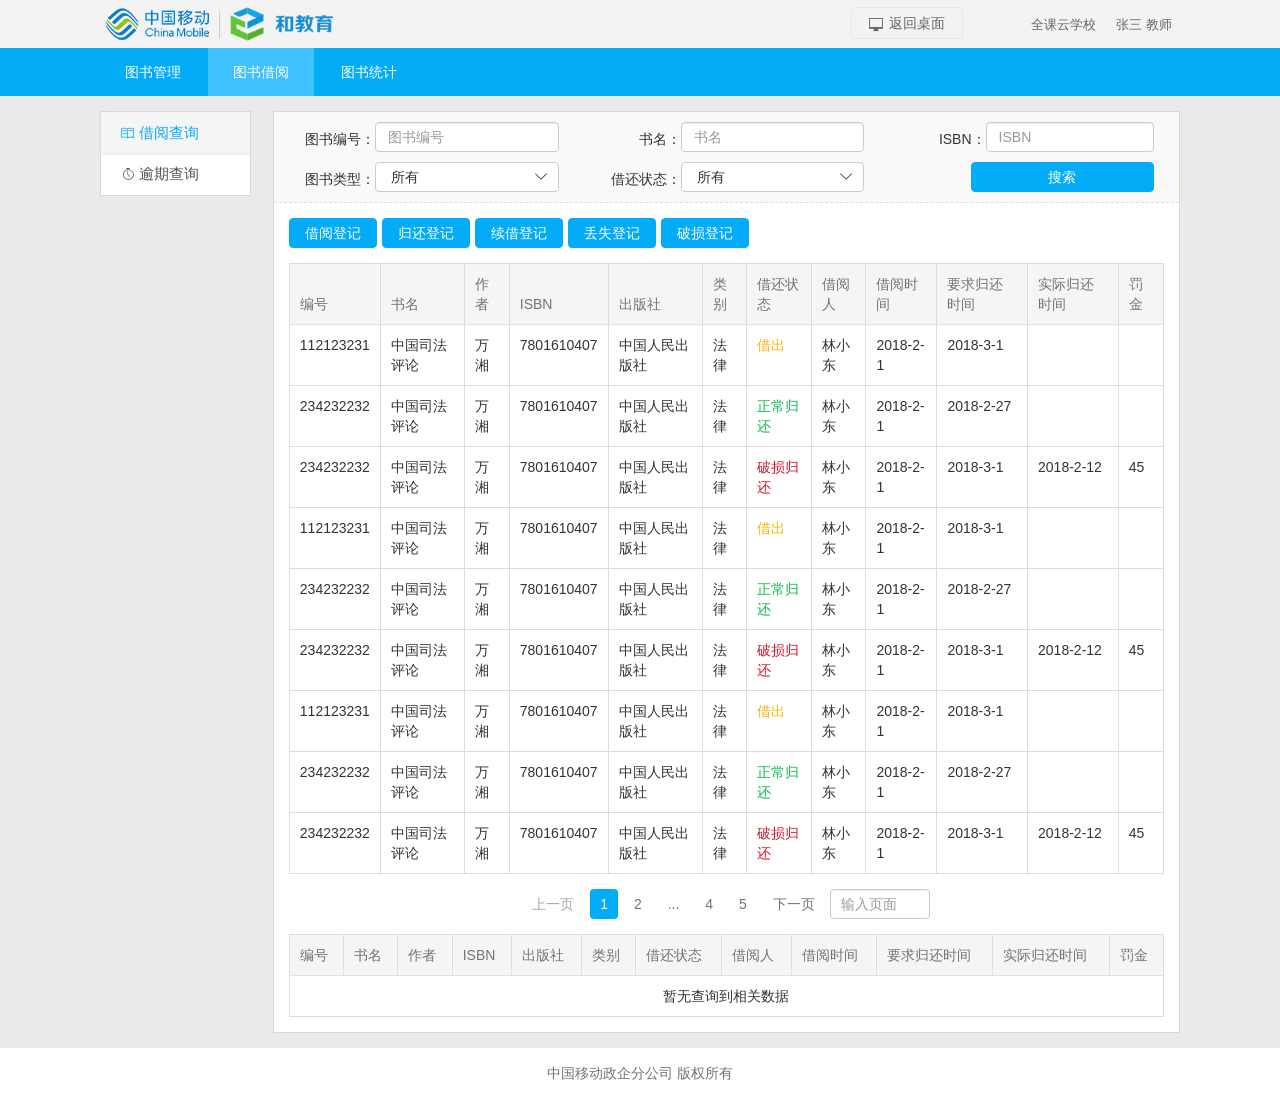
<file: index_look.html>
<!DOCTYPE html>
<html lang="zh-cn">

<head>
  <meta charset="utf-8">
  <meta http-equiv="X-UA-Compatible" content="IE=edge">
  <meta name="viewport" content="width=device-width, initial-scale=1">
  <meta name="description" content="">
  <meta name="author" content="">
  <link rel="icon" href="yd.ico">
  <title>图书借阅</title>

  <link href="js/bootstrap/3.3.0/css/bootstrap.css" rel="stylesheet">

  <!--全课云基础样式覆盖-->
  <link href="css/iconfont2.0.css" rel="stylesheet">
  <link href="css/qkybase2.0.css" rel="stylesheet">
  <link href="css/quickcss2.0.css" rel="stylesheet">
  <link href="css/library.css" rel="stylesheet">

  <!-- HTML5 shim and Respond.js for IE8 support of HTML5 elements and media queries -->
  <!--[if lt IE 9]>
      <script src="https://oss.maxcdn.com/html5shiv/3.7.2/html5shiv.min.js"></script>
      <script src="https://oss.maxcdn.com/respond/1.4.2/respond.min.js"></script>
    <![endif]-->
</head>

<body class="qkybody">
  <!--顶部-->
  <div class="qky_header"></div>

  <div class="container pa0 clear">
    <div class="qkycadr mt15 fl lib_leftbox">
      <a class="lib_leftnav active" href="index_look.html"><i class="qkyicon_14">&#xe605;</i> 借阅查询</a>
      <a class="lib_leftnav" href="index_overdue.html"><i class="qkyicon_14">&#xe630;</i> 逾期查询</a>
    </div>
    <div class="qkycadr mt15 fr lib_rightbox">
      <div class="lib_searchbox">
        <form class="form-horizontal">
          <div class="row">
            <div class="col-sm-4">
              <div class="form-group">
                <label class="col-sm-4 control-label pr0 pl0">图书编号：</label>
                <div class="col-sm-8">
                  <input type="text" class="form-control" placeholder="图书编号">
                </div>
              </div>
            </div>
            <div class="col-sm-4">
              <div class="form-group">
                <label class="col-sm-4 control-label pr0 pl0">书名：</label>
                <div class="col-sm-8">
                  <input type="text" class="form-control" placeholder="书名">
                </div>
              </div>
            </div>
            <div class="col-sm-4">
              <div class="form-group">
                <label class="col-sm-4 control-label pr0 pl0">ISBN：</label>
                <div class="col-sm-8 pr15">
                  <input type="text" class="form-control" placeholder="ISBN">
                </div>
              </div>
            </div>


            <div class="col-sm-4">
              <div class="form-group">
                <label class="col-sm-4 control-label pr0 pl0">图书类型：</label>
                <div class="col-sm-8">
                  <div class="dropdown qkydropdown havechoose">
                    <a class="btn btn-default dropdown-toggle auto" data-toggle="dropdown">
                      <span class="value">所有</span>
                      <span class="caret"></span>
                    </a>
                    <ul class="dropdown-menu" role="menu" aria-labelledby="dropdownMenu1">
                      <li role="presentation">
                        <a>法律</a>
                      </li>
                      <li role="presentation">
                        <a>政治</a>
                      </li>
                    </ul>
                  </div>
                </div>
              </div>
            </div>
            <div class="col-sm-4">
              <div class="form-group">
                <label class="col-sm-4 control-label pr0 pl0">借还状态：</label>
                <div class="col-sm-8">
                  <div class="dropdown qkydropdown havechoose">
                    <a class="btn btn-default dropdown-toggle auto" data-toggle="dropdown">
                      <span class="value">所有</span>
                      <span class="caret"></span>
                    </a>
                    <ul class="dropdown-menu" role="menu" aria-labelledby="dropdownMenu1">
                      <li role="presentation">
                        <a>借出</a>
                      </li>
                      <li role="presentation">
                        <a>正常归还</a>
                      </li>
                      <li role="presentation">
                        <a>丢失</a>
                      </li>
                      <li role="presentation">
                        <a>破损归还</a>
                      </li>
                      <li role="presentation">
                        <a>逾期归还</a>
                      </li>
                    </ul>
                  </div>
                </div>
              </div>
            </div>

            <div class="col-sm-4 clear">
              <a type="submit" class="btn btn-primary kuai  fr col-sm-8 mr15">搜索</a>
            </div>
          </div>
        </form>
      </div>
      <div class=" clear pa15">
        <a class="btn btn-primary fl mr5" data-toggle="modal" data-target="#lookLogin">借阅登记</a>
        <a class="btn btn-primary fl mr5" data-toggle="modal" data-target="#backLogin">归还登记</a>
        <a class="btn btn-primary fl mr5" data-toggle="modal" data-target="#continueLogin">续借登记</a>
        <a class="btn btn-primary fl mr5" data-toggle="modal" data-target="#loseLogin">丢失登记</a>
        <a class="btn btn-primary fl " data-toggle="modal" data-target="#wornLogin">破损登记</a>

      </div>
      <div class=" mb15 pl15 pr15">
        <table class="table table-condensed atd table-bordered">
          <thead>
            <tr>
              <th>编号</th>
              <th>书名</th>
              <th>作者</th>
              <th>ISBN</th>
              <th>出版社</th>
              <th>类别</th>
              <th>借还状态</th>
              <th>借阅人</th>
              <th>借阅时间</th>
              <th>要求归还时间</th>
              <th>实际归还时间</th>
              <th>罚金</th>
            </tr>
          </thead>
          <tbody>
            <tr>
              <td>112123231</td>
              <td>中国司法评论</td>
              <td>万湘</td>
              <td>7801610407</td>
              <td>中国人民出版社</td>
              <td>法律</td>
              <td class="isout">借出</td>
              <td>林小东</td>
              <td>2018-2-1</td>
              <td>2018-3-1</td>
              <td></td>
              <td></td>
            </tr>
            <tr>
              <td>234232232</td>
              <td>中国司法评论</td>
              <td>万湘</td>
              <td>7801610407</td>
              <td>中国人民出版社</td>
              <td>法律</td>
              <td class="issuc">正常归还</td>
              <td>林小东</td>
              <td>2018-2-1</td>
              <td>2018-2-27</td>
              <td></td>
              <td></td>
            </tr>
            <tr>
              <td>234232232</td>
              <td>中国司法评论</td>
              <td>万湘</td>
              <td>7801610407</td>
              <td>中国人民出版社</td>
              <td>法律</td>
              <td class="isback">破损归还</td>
              <td>林小东</td>
              <td>2018-2-1</td>
              <td>2018-3-1</td>
              <td>2018-2-12</td>
              <td>45</td>
            </tr>
            <tr>
              <td>112123231</td>
              <td>中国司法评论</td>
              <td>万湘</td>
              <td>7801610407</td>
              <td>中国人民出版社</td>
              <td>法律</td>
              <td class="isout">借出</td>
              <td>林小东</td>
              <td>2018-2-1</td>
              <td>2018-3-1</td>
              <td></td>
              <td></td>
            </tr>
            <tr>
              <td>234232232</td>
              <td>中国司法评论</td>
              <td>万湘</td>
              <td>7801610407</td>
              <td>中国人民出版社</td>
              <td>法律</td>
              <td class="issuc">正常归还</td>
              <td>林小东</td>
              <td>2018-2-1</td>
              <td>2018-2-27</td>
              <td></td>
              <td></td>
            </tr>
            <tr>
              <td>234232232</td>
              <td>中国司法评论</td>
              <td>万湘</td>
              <td>7801610407</td>
              <td>中国人民出版社</td>
              <td>法律</td>
              <td class="isback">破损归还</td>
              <td>林小东</td>
              <td>2018-2-1</td>
              <td>2018-3-1</td>
              <td>2018-2-12</td>
              <td>45</td>
            </tr>
            <tr>
              <td>112123231</td>
              <td>中国司法评论</td>
              <td>万湘</td>
              <td>7801610407</td>
              <td>中国人民出版社</td>
              <td>法律</td>
              <td class="isout">借出</td>
              <td>林小东</td>
              <td>2018-2-1</td>
              <td>2018-3-1</td>
              <td></td>
              <td></td>
            </tr>
            <tr>
              <td>234232232</td>
              <td>中国司法评论</td>
              <td>万湘</td>
              <td>7801610407</td>
              <td>中国人民出版社</td>
              <td>法律</td>
              <td class="issuc">正常归还</td>
              <td>林小东</td>
              <td>2018-2-1</td>
              <td>2018-2-27</td>
              <td></td>
              <td></td>
            </tr>
            <tr>
              <td>234232232</td>
              <td>中国司法评论</td>
              <td>万湘</td>
              <td>7801610407</td>
              <td>中国人民出版社</td>
              <td>法律</td>
              <td class="isback">破损归还</td>
              <td>林小东</td>
              <td>2018-2-1</td>
              <td>2018-3-1</td>
              <td>2018-2-12</td>
              <td>45</td>
            </tr>

          </tbody>
        </table>
      </div>
      <div class="qkypage  page_center mb15">
        <ul class="nav nav-pills">
          <li class="disabled page_prv">
            <a href="#">上一页</a>
          </li>
          <li class="active">
            <a href="#">1</a>
          </li>
          <li>
            <a href="#">2</a>
          </li>
          <li>
            <a href="#">...</a>
          </li>
          <li>
            <a href="#">4</a>
          </li>
          <li>
            <a href="#">5</a>
          </li>
          <li class="page_next">
            <a href="#">下一页</a>
          </li>
          <li class="form-group mb0 page_input">
            <input type="text" class="form-control" placeholder="输入页面">
          </li>
        </ul>
      </div>
      <!--无数据时-->
      <div class=" mb15 pl15 pr15">
        <table class="table table-condensed atd table-bordered">
          <thead>
            <tr>
              <th>编号</th>
              <th>书名</th>
              <th>作者</th>
              <th>ISBN</th>
              <th>出版社</th>
              <th>类别</th>
              <th>借还状态</th>
              <th>借阅人</th>
              <th>借阅时间</th>
              <th>要求归还时间</th>
              <th>实际归还时间</th>
              <th>罚金</th>
            </tr>
          </thead>
          <tbody>
            <tr>
              <td colspan="12" class="t_c">暂无查询到相关数据</td>
            </tr>
          </tbody>
        </table>
      </div>
    </div>
  </div>
  <div class="footer default">中国移动政企分公司 版权所有</div>

  <!--模态窗-->

  <!--借阅-->
  <div class="modal fade" id="lookLogin">
    <div class="modal-dialog modal-lg">
      <div class="modal-content">
        <div class="modal-header">
          <button type="button" class="close" data-dismiss="modal" aria-label="Close">
            <span aria-hidden="true">&times;</span>
          </button>
          <h4 class="modal-title">借阅登记</h4>
        </div>
        <div class="modal-body modal_auto pb0">
          <div class="row">
            <div class="col-sm-6">
              <form class="form-horizontal">
                <div class="form-group">
                  <label class="col-sm-3 control-label pr0 pl0 pt5">IC卡号：</label>
                  <div class="col-sm-8">
                    <div class="input-group mb10">
                      <input type="text" class="form-control" placeholder="支持IC卡读卡器录入">
                      <span class="input-group-btn">
                        <a class="btn btn-default" type="button">
                          <i class="qkyicon_14">&#xe671;</i>
                        </a>
                      </span>
                    </div>
                  </div>
                </div>

                <div class="form-group mb0">
                  <label class="col-sm-3 control-label pr0 pl0 pt5">借阅人：</label>
                  <div class="col-sm-8">
                    <table class="table table-condensed atd table-bordered">
                      <thead>
                        <tr>
                          <th>姓名</th>
                          <th>要求归还时间</th>
                        </tr>
                      </thead>
                      <tbody>
                        <tr>
                          <td colspan="2" class="t_c">请录入IC卡卡号</td>
                        </tr>
                        <tr>
                          <td>林大大</td>
                          <td>2018-04-01</td>
                        </tr>
                      </tbody>
                    </table>
                  </div>
                </div>
              </form>
            </div>
            <div class="col-sm-6 rline">
              <form class="form-horizontal">
                <div class="form-group">
                  <label class="col-sm-3 control-label pr0 pl0 pt5">图书编号：</label>
                  <div class="col-sm-8">
                    <div class="input-group mb10">
                      <input type="text" class="form-control" placeholder="支持扫码枪扫码录入">
                      <span class="input-group-btn">
                        <a class="btn btn-default" type="button">
                          <i class="qkyicon_14">&#xe671;</i>
                        </a>
                      </span>
                    </div>
                  </div>
                </div>

                <div class="form-group mb0">
                  <label class="col-sm-3 control-label pr0 pl0 pt5">借阅图书：</label>
                  <div class="col-sm-8">
                    <table class="table table-condensed atd table-bordered">
                      <thead>
                        <tr>
                          <th>书名</th>
                          <th>操作</th>
                        </tr>
                      </thead>
                      <tbody>
                        <tr>
                          <td colspan="2" class="t_c">请录入图书编号</td>
                        </tr>
                        <tr>
                          <td>法律传记</td>
                          <td>
                            <a href="#">取消</a>
                          </td>
                        </tr>
                        <tr>
                          <td>成功经济</td>
                          <td>
                            <a href="#">取消</a>
                          </td>
                        </tr>
                      </tbody>
                    </table>
                  </div>
                </div>
              </form>
            </div>
          </div>
        </div>
        <div class="modal-footer">
          <button type="button" class="btn btn-primary" data-toggle="modal" data-target="#looktips">确定</button>
          <button type="button" class="btn btn-default" data-dismiss="modal">取消</button>
        </div>
      </div>
    </div>
  </div>

  <div class="modal fade" id="looktips">
    <div class="modal-dialog modal-xs">
      <div class="modal-content">
        <div class="modal-header">
          <button type="button" class="close" data-dismiss="modal" aria-label="Close">
            <span aria-hidden="true">&times;</span>
          </button>
          <h4 class="modal-title">提示</h4>
        </div>
        <div class="modal-body modal_auto t_c">借阅成功</div>
        <div class="modal-footer">
          <button type="button" class="btn btn-primary">确定</button>
          <button type="button" class="btn btn-default" data-dismiss="modal">取消</button>
        </div>
      </div>
    </div>
  </div>
<!--归还-->
  <div class="modal fade" id="backLogin">
    <div class="modal-dialog">
      <div class="modal-content">
        <div class="modal-header">
          <button type="button" class="close" data-dismiss="modal" aria-label="Close">
            <span aria-hidden="true">&times;</span>
          </button>
          <h4 class="modal-title">归还登记</h4>
        </div>
        <div class="modal-body modal_auto pb0">

          <form class="form-horizontal">
            <div class="form-group">
              <label class="col-sm-2 control-label pr0  pt5">图书编号：</label>
              <div class="col-sm-10">
                <div class="input-group mb10">
                  <input type="text" class="form-control" placeholder="支持扫码枪扫码录入">
                  <span class="input-group-btn">
                    <a class="btn btn-default" type="button">
                      <i class="qkyicon_14">&#xe671;</i>
                    </a>
                  </span>
                </div>
              </div>
            </div>

            <div class="form-group mb0">
              <label class="col-sm-2 control-label pr0  pt5">借阅人：</label>
              <div class="col-sm-10">
                <table class="table table-condensed atd table-bordered">
                  <thead>
                    <tr>
                      <th>书名</th>
                      <th>借阅人</th>
                      <th>是否逾期</th>
                      <th>操作</th>
                    </tr>
                  </thead>
                  <tbody>
                    <tr>
                      <td colspan="4" class="t_c">请录入图书编号</td>
                    </tr>
                    <tr>
                      <td>中国司法评论</td>
                      <td>林小东</td>
                      <td>否</td>
                      <td>
                        <a data-toggle="modal" data-target="#backtips">归还</a>
                      </td>
                    </tr>
                    <tr>
                        <td>中国司法评论</td>
                        <td>林小东</td>
                        <td>是</td>
                        <td>
                          <a data-toggle="modal" data-target="#penalty">归还</a>
                        </td>
                      </tr>
                  </tbody>
                </table>
              </div>
            </div>
          </form>
        </div>
        <div class="modal-footer">
          <button type="button" class="btn btn-default" data-dismiss="modal">关闭</button>
        </div>
      </div>
    </div>
  </div>

<div class="modal fade" id="penalty">
    <div class="modal-dialog modal-xs">
      <div class="modal-content">
        <div class="modal-body modal_auto pb0">
          <form class="form-horizontal">
            <div class="form-group mb0">
              <label class="col-sm-4 control-label pr0 pl0 fz_nwe">请输入罚金</label>
              <div class="col-sm-6 pr0">
                <input type="text" class="form-control" placeholder="输入罚金数">
              </div>
              <span class="col-sm-1 lh30">元</span>
            </div>
          </form>
        </div>
        <div class="modal-footer">
          <button type="button" class="btn btn-primary" data-toggle="modal" data-target="#backtips" >确定收取</button>
          <button type="button" class="btn btn-default" data-dismiss="modal">取消</button>
        </div>
      </div>
    </div>
  </div>

  <div class="modal fade" id="backtips">
    <div class="modal-dialog modal-xs">
      <div class="modal-content">
        <div class="modal-header">
          <button type="button" class="close" data-dismiss="modal" aria-label="Close">
            <span aria-hidden="true">&times;</span>
          </button>
          <h4 class="modal-title">提示</h4>
        </div>
        <div class="modal-body modal_auto t_c">归还成功</div>
        <div class="modal-footer">
          <button type="button" class="btn btn-primary" data-dismiss="modal" onclick="$('#penalty,#backLogin').modal('hide')">确定</button>
        </div>
      </div>
    </div>
  </div>

<!--续借-->
  <div class="modal fade" id="continueLogin">
      <div class="modal-dialog">
        <div class="modal-content">
          <div class="modal-header">
            <button type="button" class="close" data-dismiss="modal" aria-label="Close">
              <span aria-hidden="true">&times;</span>
            </button>
            <h4 class="modal-title">续借登记</h4>
          </div>
          <div class="modal-body modal_auto pb0">
  
            <form class="form-horizontal">
              <div class="form-group">
                <label class="col-sm-2 control-label pr0  pt5">图书编号：</label>
                <div class="col-sm-10">
                  <div class="input-group mb10">
                    <input type="text" class="form-control" placeholder="支持扫码枪扫码录入">
                    <span class="input-group-btn">
                      <a class="btn btn-default" type="button">
                        <i class="qkyicon_14">&#xe671;</i>
                      </a>
                    </span>
                  </div>
                </div>
              </div>
  
              <div class="form-group mb0">
                <label class="col-sm-2 control-label pr0  pt5">借阅信息：</label>
                <div class="col-sm-10">
                  <table class="table table-condensed atd table-bordered">
                    <thead>
                      <tr>
                        <th>书名</th>
                        <th>借阅人</th>
                        <th>是否逾期</th>
                        <th>操作</th>
                      </tr>
                    </thead>
                    <tbody>
                      <tr>
                        <td colspan="4" class="t_c">请录入图书编号</td>
                      </tr>
                      <tr>
                        <td>中国司法评论</td>
                        <td>林小东</td>
                        <td>否</td>
                        <td>
                          <a data-toggle="modal" data-target="#continuetips">续借</a>
                        </td>
                      </tr>
                      <tr>
                        <td>中国司法评论</td>
                        <td>林小东</td>
                        <td>是</td>
                        <td>
                          <a class="co_83">续借</a>
                        </td>
                      </tr>
                    </tbody>
                  </table>
                </div>
                <div class="col-sm-10 col-sm-offset-2 mt10">
                  <span class="kuai remind_tips lh30"><b>*</b>逾期的图书不能进行续借操作</span>
                  <span class="kuai remind_tips "><b>*</b>每本图书只能续借一次</span>
                </div>
              </div>
            </form>
          </div>
          <div class="modal-footer">
            <button type="button" class="btn btn-default" data-dismiss="modal">关闭</button>
          </div>
        </div>
      </div>
  </div>
  
  <div class="modal fade" id="continuetips">
      <div class="modal-dialog modal-xs">
        <div class="modal-content">
          <div class="modal-header">
            <button type="button" class="close" data-dismiss="modal" aria-label="Close">
              <span aria-hidden="true">&times;</span>
            </button>
            <h4 class="modal-title">提示</h4>
          </div>
          <div class="modal-body modal_auto t_c">
           <span class="kuai">续借成功</span> 
            <span class="kuai mian_color">下次归还时间为2018/03/09</span> 
          </div>
          <div class="modal-footer">
            <button type="button" class="btn btn-primary" data-dismiss="modal">确定</button>
          </div>
        </div>
      </div>
  </div>

  <!--丢失登记-->
  <div class="modal fade" id="loseLogin">
      <div class="modal-dialog">
        <div class="modal-content">
          <div class="modal-header">
            <button type="button" class="close" data-dismiss="modal" aria-label="Close">
              <span aria-hidden="true">&times;</span>
            </button>
            <h4 class="modal-title">丢失登记</h4>
          </div>
          <div class="modal-body modal_auto pb0">
  
            <form class="form-horizontal">
                <div class="form-group">
                    <label class="col-sm-2 control-label pr0  pt5">IC卡号：</label>
                    <div class="col-sm-10">
                      <div class="input-group mb10">
                        <input type="text" class="form-control" placeholder="支持扫码枪扫码录入">
                        <span class="input-group-btn">
                          <a class="btn btn-default" type="button">
                            <i class="qkyicon_14">&#xe671;</i>
                          </a>
                        </span>
                      </div>
                    </div>
                  </div>

              <div class="form-group">
                <label class="col-sm-2 control-label pr0  pt5">图书编号：</label>
                <div class="col-sm-10">
                  <div class="input-group mb10">
                    <input type="text" class="form-control" placeholder="支持扫码枪扫码录入">
                    <span class="input-group-btn">
                      <a class="btn btn-default" type="button">
                        <i class="qkyicon_14">&#xe671;</i>
                      </a>
                    </span>
                  </div>
                </div>
              </div>
  
              <div class="form-group mb0">
                <label class="col-sm-2 control-label pr0  pt5">借阅人：</label>
                <div class="col-sm-10">
                  <table class="table table-condensed atd table-bordered">
                    <thead>
                      <tr>
                        <th>书名</th>
                        <th>借阅人</th>
                        <th>是否逾期</th>
                        <th>操作</th>
                      </tr>
                    </thead>
                    <tbody>
                      <tr>
                        <td colspan="4" class="t_c">请录入图书编号</td>
                      </tr>
                      
                      <tr>
                          <td>中国司法评论</td>
                          <td>林小东</td>
                          <td>否</td>
                          <td>
                            <a data-toggle="modal" data-target="#losePenalty">丢失</a>
                          </td>
                        </tr>
                    
                    </tbody>
                  </table>
                </div>
              </div>
            </form>
          </div>
          <div class="modal-footer">
            <button type="button" class="btn btn-default" data-dismiss="modal">关闭</button>
          </div>
        </div>
      </div>
  </div>
  
  <div class="modal fade" id="losePenalty">
        <div class="modal-dialog modal-xs">
          <div class="modal-content">
            <div class="modal-body modal_auto pb0">
              <form class="form-horizontal">
                <div class="form-group mb0">
                  <label class="col-sm-4 control-label pr0 pl0 fz_nwe">请输入罚金</label>
                  <div class="col-sm-6 pr0">
                    <input type="text" class="form-control" placeholder="输入罚金数">
                  </div>
                  <span class="col-sm-1 lh30">元</span>
                </div>
              </form>
            </div>
            <div class="modal-footer">
              <button type="button" class="btn btn-primary" data-toggle="modal" data-target="#losetips">确定收取</button>
              <button type="button" class="btn btn-default" data-dismiss="modal">取消</button>
            </div>
          </div>
        </div>
  </div>

  <div class="modal fade" id="losetips">
      <div class="modal-dialog modal-xs">
        <div class="modal-content">
          <div class="modal-header">
            <button type="button" class="close" data-dismiss="modal" aria-label="Close">
              <span aria-hidden="true">&times;</span>
            </button>
            <h4 class="modal-title">提示</h4>
          </div>
          <div class="modal-body modal_auto t_c">丢失登记成功</div>
          <div class="modal-footer">
            <button type="button" class="btn btn-primary" data-dismiss="modal" onclick="$('#losePenalty,#loseLogin').modal('hide')">确定</button>
          </div>
        </div>
      </div>
  </div>

  <!--破损登记-->
  <div class="modal fade" id="wornLogin">
      <div class="modal-dialog">
        <div class="modal-content">
          <div class="modal-header">
            <button type="button" class="close" data-dismiss="modal" aria-label="Close">
              <span aria-hidden="true">&times;</span>
            </button>
            <h4 class="modal-title">破损登记</h4>
          </div>
          <div class="modal-body modal_auto pb0">
  
            <form class="form-horizontal">
              <div class="form-group">
                <label class="col-sm-2 control-label pr0  pt5">图书编号：</label>
                <div class="col-sm-10">
                  <div class="input-group mb10">
                    <input type="text" class="form-control" placeholder="支持扫码枪扫码录入">
                    <span class="input-group-btn">
                      <a class="btn btn-default" type="button">
                        <i class="qkyicon_14">&#xe671;</i>
                      </a>
                    </span>
                  </div>
                </div>
              </div>
  
              <div class="form-group mb0">
                <label class="col-sm-2 control-label pr0  pt5">借阅人：</label>
                <div class="col-sm-10">
                  <table class="table table-condensed atd table-bordered">
                    <thead>
                      <tr>
                        <th>书名</th>
                        <th>借阅人</th>
                        <th>是否逾期</th>
                        <th>操作</th>
                      </tr>
                    </thead>
                    <tbody>
                      <tr>
                        <td colspan="4" class="t_c">请录入IC卡号/图书编号</td>
                      </tr>
                      
                      <tr>
                          <td>中国司法评论</td>
                          <td>林小东</td>
                          <td>否</td>
                          <td>
                            <a data-toggle="modal" data-target="#wornPenalty">破损归还</a>
                          </td>
                        </tr>
                    
                    </tbody>
                  </table>
                </div>
              </div>
            </form>
          </div>
          <div class="modal-footer">
            <button type="button" class="btn btn-default" data-dismiss="modal">关闭</button>
          </div>
        </div>
      </div>
  </div>
  
  <div class="modal fade" id="wornPenalty">
        <div class="modal-dialog modal-xs">
          <div class="modal-content">
            <div class="modal-body modal_auto pb0">
              <form class="form-horizontal">
                <div class="form-group mb0">
                  <label class="col-sm-4 control-label pr0 pl0 fz_nwe">请输入罚金</label>
                  <div class="col-sm-6 pr0">
                    <input type="text" class="form-control" placeholder="输入罚金数">
                  </div>
                  <span class="col-sm-1 lh30">元</span>
                </div>
              </form>
            </div>
            <div class="modal-footer">
              <button type="button" class="btn btn-primary" data-toggle="modal" data-target="#worntips">确定收取</button>
              <button type="button" class="btn btn-default" data-dismiss="modal">取消</button>
            </div>
          </div>
        </div>
  </div>

  <div class="modal fade" id="worntips">
      <div class="modal-dialog modal-xs">
        <div class="modal-content">
          <div class="modal-header">
            <button type="button" class="close" data-dismiss="modal" aria-label="Close">
              <span aria-hidden="true">&times;</span>
            </button>
            <h4 class="modal-title">提示</h4>
          </div>
          <div class="modal-body modal_auto t_c">破损登记成功</div>
          <div class="modal-footer">
            <button type="button" class="btn btn-primary" data-dismiss="modal" onclick="$('#wornPenalty,#wornLogin').modal('hide')">确定</button>
          </div>
        </div>
      </div>
  </div>

  <!--模块化js-->
  <script src="js/sea.js"></script>
  <script src="js/seaconfig2.0.js"></script>
  <script>
    seajs.use(["jq", "bs", "oh", "dw"], function (j, b, oh) {
      oh.header(1);
    });
  </script>
</body>

</html>
</file>
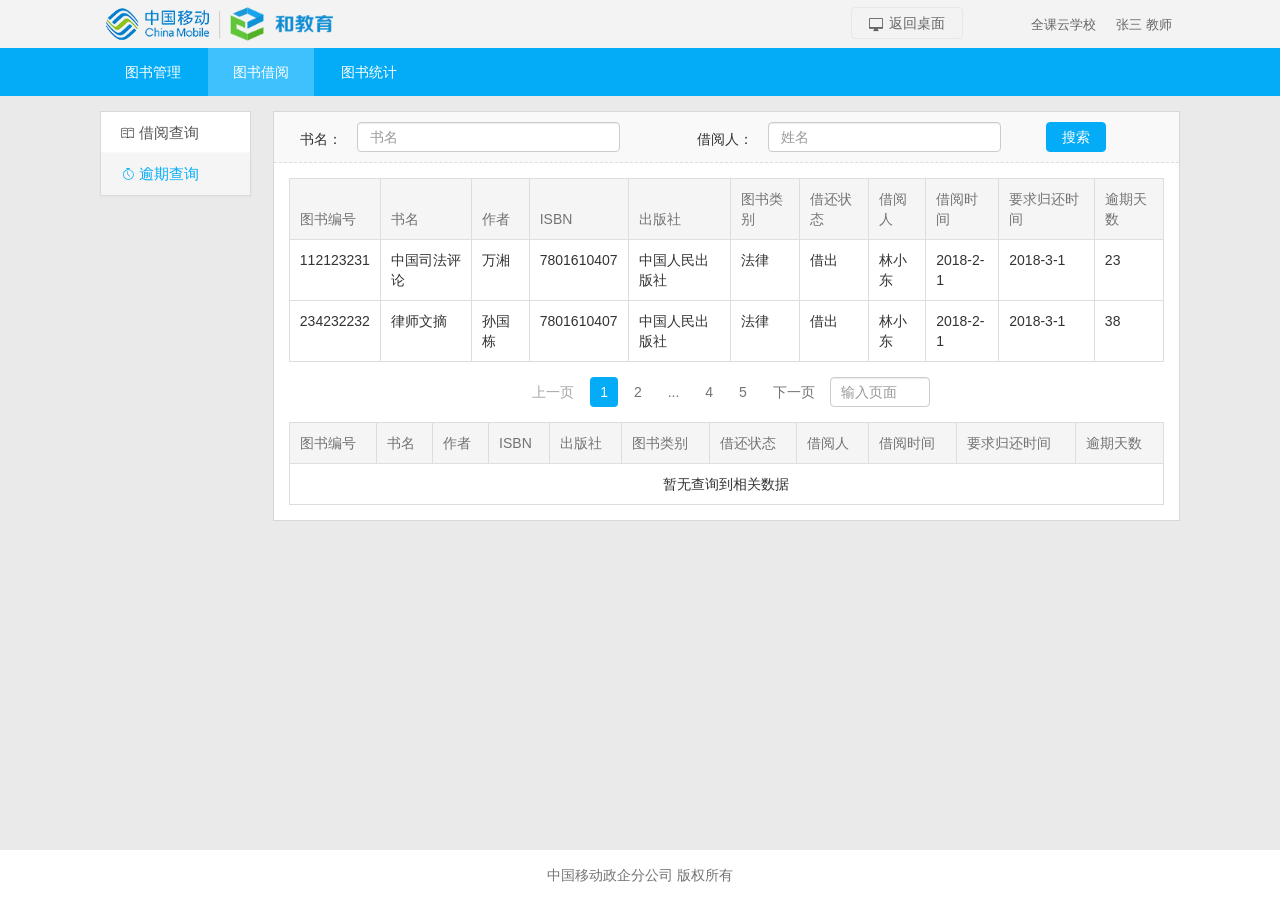
<file: index_overdue.html>
<!DOCTYPE html>
<html lang="zh-cn">

<head>
  <meta charset="utf-8">
  <meta http-equiv="X-UA-Compatible" content="IE=edge">
  <meta name="viewport" content="width=device-width, initial-scale=1">
  <meta name="description" content="">
  <meta name="author" content="">
  <link rel="icon" href="yd.ico">
  <title>IC卡维护</title>

  <link href="js/bootstrap/3.3.0/css/bootstrap.css" rel="stylesheet">

  <!--全课云基础样式覆盖-->
  <link href="css/iconfont2.0.css" rel="stylesheet">
  <link href="css/qkybase2.0.css" rel="stylesheet">
  <link href="css/quickcss2.0.css" rel="stylesheet">
  <link href="css/library.css" rel="stylesheet">

  <!-- HTML5 shim and Respond.js for IE8 support of HTML5 elements and media queries -->
  <!--[if lt IE 9]>
      <script src="https://oss.maxcdn.com/html5shiv/3.7.2/html5shiv.min.js"></script>
      <script src="https://oss.maxcdn.com/respond/1.4.2/respond.min.js"></script>
    <![endif]-->
</head>

<body class="qkybody">
  <!--顶部-->
  <div class="qky_header"></div>

  <div class="container pa0 clear">
    <div class="qkycadr mt15 fl lib_leftbox">
        <a class="lib_leftnav " href="index_look.html"><i class="qkyicon_14">&#xe605;</i> 借阅查询</a>
      <a class="lib_leftnav active" href="index_overdue.html"><i class="qkyicon_14">&#xe630;</i> 逾期查询</a>
    </div>
    <div class="qkycadr mt15 fr lib_rightbox">
      <div class="lib_searchbox mb15">
        <form class="form-horizontal">
          <div class="row">
            <div class="col-sm-5">
              <div class="form-group">
                <label class="col-sm-2 control-label pr0 pl0">书名：</label>
                <div class="col-sm-10">
                  <input type="text" class="form-control" placeholder="书名">
                </div>
              </div>
            </div>
            <div class="col-sm-5">
              <div class="form-group">
                <label class="col-sm-3 control-label pr0 pl0">借阅人：</label>
                <div class="col-sm-9">
                  <input type="text" class="form-control" placeholder="姓名">
                </div>
              </div>
            </div>
            <div class="col-sm-2 clear">
              <a type="submit" class="btn btn-primary">搜索</a>
            </div>
          </div>
        </form>
      </div>
      
      <div class=" mb15 pl15 pr15">
        <table class="table table-condensed atd table-bordered">
          <thead>
            <tr>
              <th>图书编号</th>
              <th>书名</th>
              <th>作者</th>
              <th>ISBN</th>
              <th>出版社</th>
              <th>图书类别</th>
              <th>借还状态</th>
              <th>借阅人</th>
              <th>借阅时间</th>
              <th>要求归还时间</th>
              <th>逾期天数</th>
            </tr>
          </thead>
          <tbody>
            <tr>
              <td>112123231</td>
              <td>中国司法评论</td>
              <td>万湘</td>
              <td>7801610407</td>
              <td>中国人民出版社</td>
              <td>法律</td>
              <td>借出</td>
              <td>林小东</td>
              <td>2018-2-1</td>
              <td>2018-3-1</td>
              <td>23</td>
            </tr>
            <tr>
                <td>234232232</td>
                <td>律师文摘</td>
                <td>孙国栋</td>
                <td>7801610407</td>
                <td>中国人民出版社</td>
                <td>法律</td>
                <td>借出</td>
                <td>林小东</td>
                <td>2018-2-1</td>
                <td>2018-3-1</td>
                <td>38</td>
              </tr>
            

          </tbody>
        </table>
      </div>
      <div class="qkypage  page_center mb15">
        <ul class="nav nav-pills">
          <li class="disabled page_prv">
            <a href="#">上一页</a>
          </li>
          <li class="active">
            <a href="#">1</a>
          </li>
          <li>
            <a href="#">2</a>
          </li>
          <li>
            <a href="#">...</a>
          </li>
          <li>
            <a href="#">4</a>
          </li>
          <li>
            <a href="#">5</a>
          </li>
          <li class="page_next">
            <a href="#">下一页</a>
          </li>
          <li class="form-group mb0 page_input">
            <input type="text" class="form-control" placeholder="输入页面">
          </li>
        </ul>
      </div>
      <!--无数据时-->
      <div class=" mb15 pl15 pr15">
        <table class="table table-condensed atd table-bordered">
          <thead>
            <tr>
                <th>图书编号</th>
                <th>书名</th>
                <th>作者</th>
                <th>ISBN</th>
                <th>出版社</th>
                <th>图书类别</th>
                <th>借还状态</th>
                <th>借阅人</th>
                <th>借阅时间</th>
                <th>要求归还时间</th>
                <th>逾期天数</th>
            </tr>
          </thead>
          <tbody>
            <tr>
              <td colspan="11" class="t_c">暂无查询到相关数据</td>
            </tr>
          </tbody>
        </table>
      </div>
    </div>
  </div>
  <div class="footer default">中国移动政企分公司 版权所有</div>

 

  <!--模块化js-->
  <script src="js/sea.js"></script>
  <script src="js/seaconfig2.0.js"></script>
  <script>
    seajs.use(["jq", "bs", "oh"], function (j, b,oh) {
      oh.header(1);
      
    });

  </script>
</body>

</html>
</file>
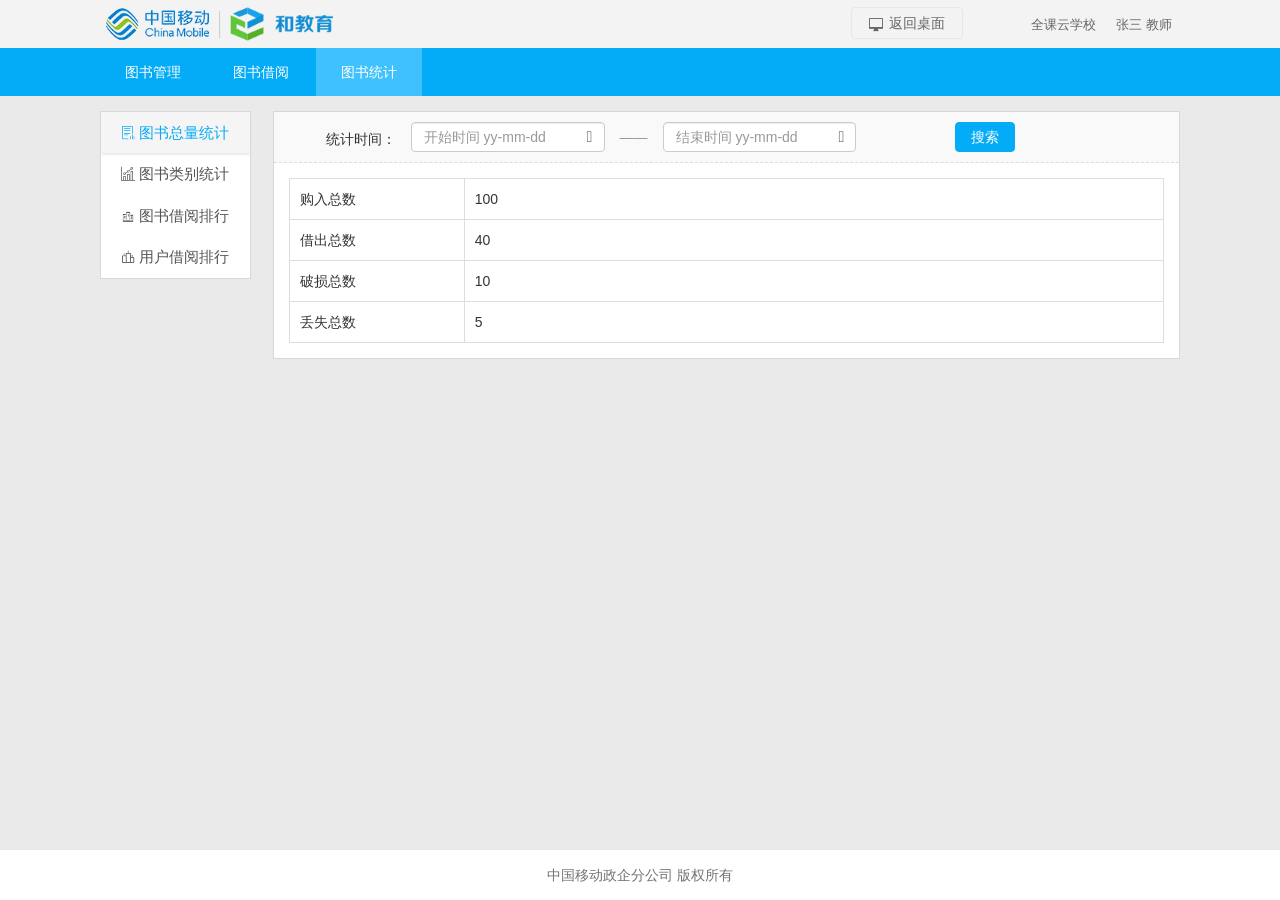
<file: index_tj.html>
<!DOCTYPE html>
<html lang="zh-cn">
  <head>
    <meta charset="utf-8">
    <meta http-equiv="X-UA-Compatible" content="IE=edge">
    <meta name="viewport" content="width=device-width, initial-scale=1">
    <meta name="description" content="">
    <meta name="author" content="">
    <link rel="icon" href="yd.ico">
    <title>图书统计</title>
    
    <link href="js/bootstrap/3.3.0/css/bootstrap.css" rel="stylesheet">

    <!--全课云基础样式覆盖-->
    <link href="css/iconfont2.0.css" rel="stylesheet">
    <link href="css/qkybase2.0.css" rel="stylesheet">
    <link href="css/quickcss2.0.css" rel="stylesheet">
    <link href="css/library.css" rel="stylesheet">
    
    <!-- HTML5 shim and Respond.js for IE8 support of HTML5 elements and media queries -->
    <!--[if lt IE 9]>
      <script src="https://oss.maxcdn.com/html5shiv/3.7.2/html5shiv.min.js"></script>
      <script src="https://oss.maxcdn.com/respond/1.4.2/respond.min.js"></script>
    <![endif]-->
  </head>
  <body class="qkybody">
    <!--顶部-->
    <div class="qky_header"></div>

    <div class="container pa0 clear">
    <div class="qkycadr mt15 fl lib_leftbox">
      <a class="lib_leftnav active" href="index_tj.html"><i class="qkyicon_14">&#xe648;</i> 图书总量统计</a>
      <a class="lib_leftnav" href="index_tjcat.html"><i class="qkyicon_14">&#xe65f;</i> 图书类别统计</a>
      <a class="lib_leftnav" href="index_bookph.html"><i class="qkyicon_14">&#xe627;</i> 图书借阅排行</a>
      <a class="lib_leftnav" href="index_userph.html"><i class="qkyicon_14">&#xe60a;</i> 用户借阅排行</a>
    </div>
    <div class="qkycadr mt15 fr lib_rightbox">
      <div class="lib_searchbox mb15">
      <form class="form-horizontal">
        <div class="row">
            <div class="col-sm-9 pr0">
                <div class="form-group">
                   <label  class="col-sm-2 control-label pr0 pl0">统计时间：</label>
                   <div class="col-sm-4">
                      <div class="qkycalendar_box default"><input type="text" class="form-control qkycalendar_btn" placeholder="开始时间 yy-mm-dd"> </div> 
                     </div>
                     <span class="lh30 fl h3_color">——</span>
                     <div class="col-sm-4">
                      <div class="qkycalendar_box default"><input type="text" class="form-control qkycalendar_btn" placeholder="结束时间 yy-mm-dd"></div>
                     </div>
                </div>
            </div>
            
            <div class="col-sm-3 clear pl0"><a type="submit" class="btn btn-primary">搜索</a></div>
        </div>
      </form>
      </div>
      
      <div class=" mb15 pl15 pr15">
          <table class="table table-condensed atd table-bordered">   
              <tbody>
                  <tr><td width="20%">购入总数</td><td>100</td></tr>
                  <tr><td>借出总数</td><td>40</td></tr>
                  <tr><td>破损总数</td><td>10</td></tr>
                  <tr><td>丢失总数</td><td>5</td></tr>
              </tbody>
          </table>
        </div>
       
    </div>
    </div>
    <div class="footer default">中国移动政企分公司 版权所有</div>
    <!--模块化js-->
    <script src="js/sea.js"></script>
    <script src="js/seaconfig2.0.js"></script>
    <script>
     seajs.use(["jq","bs","qkycal","oh"],function(j,b,cal,oh){
        oh.header(2);
        cal.qkycalendar({boxid:".qkycalendar_box.default"});

     });
    </script>
  </body>
</html>
</file>
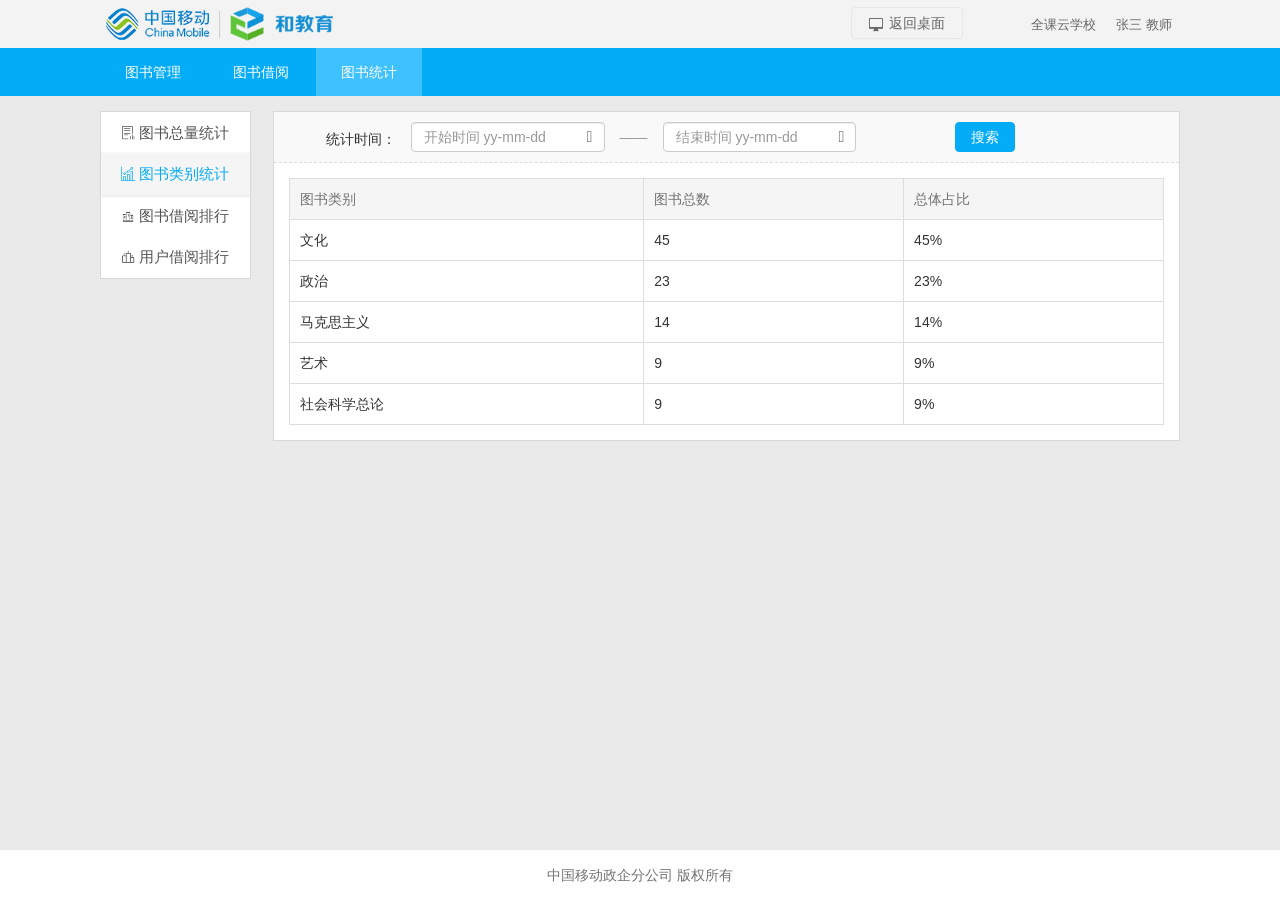
<file: index_tjcat.html>
<!DOCTYPE html>
<html lang="zh-cn">
  <head>
    <meta charset="utf-8">
    <meta http-equiv="X-UA-Compatible" content="IE=edge">
    <meta name="viewport" content="width=device-width, initial-scale=1">
    <meta name="description" content="">
    <meta name="author" content="">
    <link rel="icon" href="yd.ico">
    <title>图书统计</title>
    
    <link href="js/bootstrap/3.3.0/css/bootstrap.css" rel="stylesheet">

    <!--全课云基础样式覆盖-->
    <link href="css/iconfont2.0.css" rel="stylesheet">
    <link href="css/qkybase2.0.css" rel="stylesheet">
    <link href="css/quickcss2.0.css" rel="stylesheet">
    <link href="css/library.css" rel="stylesheet">
    
    <!-- HTML5 shim and Respond.js for IE8 support of HTML5 elements and media queries -->
    <!--[if lt IE 9]>
      <script src="https://oss.maxcdn.com/html5shiv/3.7.2/html5shiv.min.js"></script>
      <script src="https://oss.maxcdn.com/respond/1.4.2/respond.min.js"></script>
    <![endif]-->
  </head>
  <body class="qkybody">
    <!--顶部-->
    <div class="qky_header"></div>

    <div class="container pa0 clear">
    <div class="qkycadr mt15 fl lib_leftbox">
      <a class="lib_leftnav " href="index_tj.html"><i class="qkyicon_14">&#xe648;</i> 图书总量统计</a>
      <a class="lib_leftnav active" href="index_tjcat.html"><i class="qkyicon_14">&#xe65f;</i> 图书类别统计</a>
      <a class="lib_leftnav" href="index_bookph.html"><i class="qkyicon_14">&#xe627;</i> 图书借阅排行</a>
      <a class="lib_leftnav" href="index_userph.html"><i class="qkyicon_14">&#xe60a;</i> 用户借阅排行</a>
    </div>
    <div class="qkycadr mt15 fr lib_rightbox">
      <div class="lib_searchbox mb15">
      <form class="form-horizontal">
        <div class="row">
            <div class="col-sm-9 pr0">
                <div class="form-group">
                   <label  class="col-sm-2 control-label pr0 pl0">统计时间：</label>
                   <div class="col-sm-4">
                      <div class="qkycalendar_box default"><input type="text" class="form-control qkycalendar_btn" placeholder="开始时间 yy-mm-dd"> </div> 
                     </div>
                     <span class="lh30 fl h3_color">——</span>
                     <div class="col-sm-4">
                      <div class="qkycalendar_box default"><input type="text" class="form-control qkycalendar_btn" placeholder="结束时间 yy-mm-dd"></div>
                     </div>
                </div>
            </div>
            
            <div class="col-sm-3 clear pl0"><a type="submit" class="btn btn-primary">搜索</a></div>
        </div>
      </form>
      </div>
      
      <div class=" mb15 pl15 pr15">
          <table class="table table-condensed atd table-bordered">
              <thead><tr><th>图书类别</th><th>图书总数</th><th >总体占比</th></tr></thead>   
              <tbody>
                  <tr><td>文化</td><td>45</td><td>45%</td></tr>
                  <tr><td>政治</td><td>23</td><td>23%</td></tr>
                  <tr><td>马克思主义</td><td>14</td><td>14%</td></tr>
                  <tr><td>艺术</td><td>9</td><td>9%</td></tr>
                  <tr><td>社会科学总论</td><td>9</td><td>9%</td></tr>
              </tbody>
          </table>
        </div>
       
    </div>
    </div>
    <div class="footer default">中国移动政企分公司 版权所有</div>
    <!--模块化js-->
    <script src="js/sea.js"></script>
    <script src="js/seaconfig2.0.js"></script>
    <script>
     seajs.use(["jq","bs","qkycal","oh"],function(j,b,cal,oh){
        oh.header(2);
        cal.qkycalendar({boxid:".qkycalendar_box.default"});

     });
    </script>
  </body>
</html>
</file>
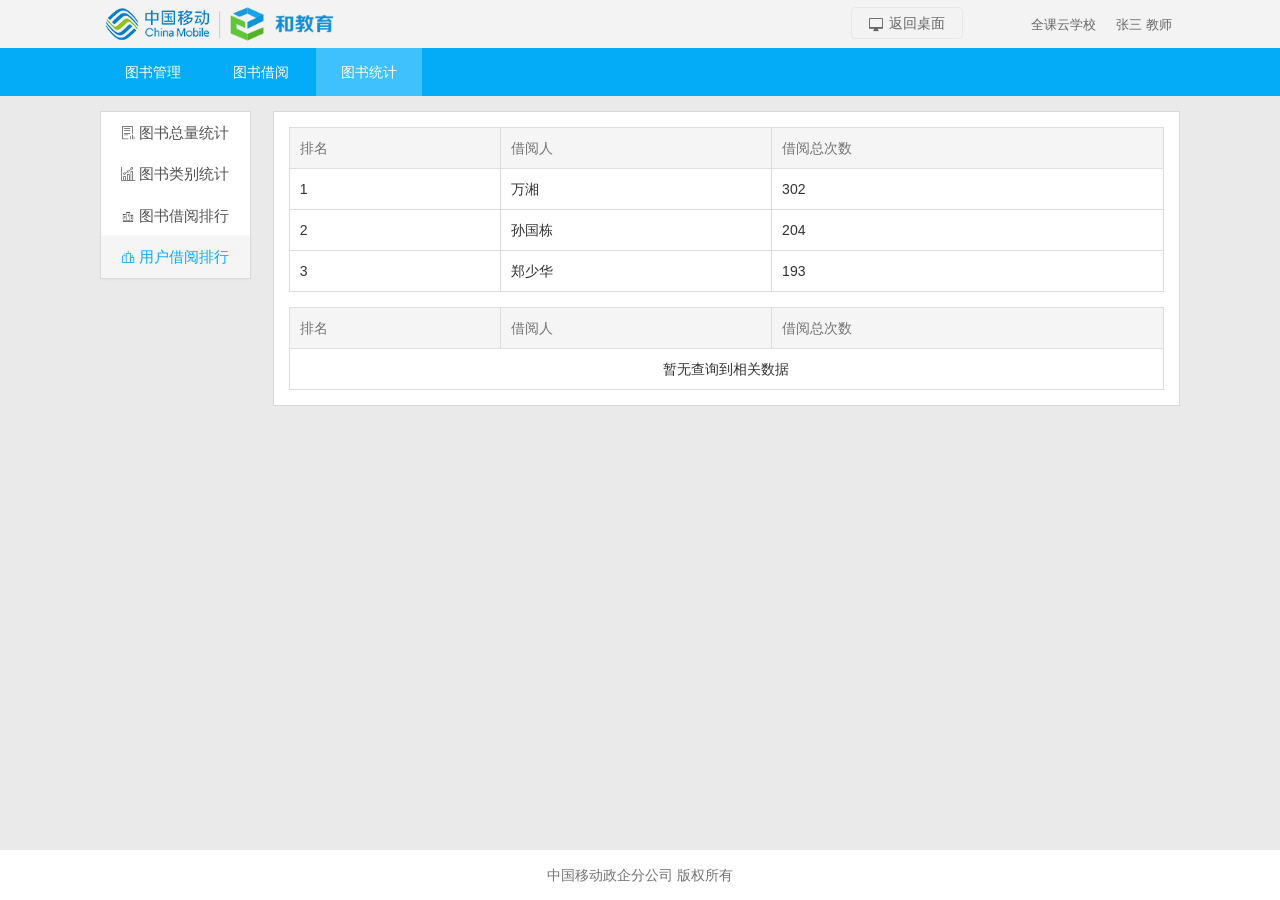
<file: index_userph.html>
<!DOCTYPE html>
<html lang="zh-cn">
  <head>
    <meta charset="utf-8">
    <meta http-equiv="X-UA-Compatible" content="IE=edge">
    <meta name="viewport" content="width=device-width, initial-scale=1">
    <meta name="description" content="">
    <meta name="author" content="">
    <link rel="icon" href="yd.ico">
    <title>图书统计</title>
    
    <link href="js/bootstrap/3.3.0/css/bootstrap.css" rel="stylesheet">

    <!--全课云基础样式覆盖-->
    <link href="css/iconfont2.0.css" rel="stylesheet">
    <link href="css/qkybase2.0.css" rel="stylesheet">
    <link href="css/quickcss2.0.css" rel="stylesheet">
    <link href="css/library.css" rel="stylesheet">
    
    <!-- HTML5 shim and Respond.js for IE8 support of HTML5 elements and media queries -->
    <!--[if lt IE 9]>
      <script src="https://oss.maxcdn.com/html5shiv/3.7.2/html5shiv.min.js"></script>
      <script src="https://oss.maxcdn.com/respond/1.4.2/respond.min.js"></script>
    <![endif]-->
  </head>
  <body class="qkybody">
    <!--顶部-->
    <div class="qky_header"></div>

    <div class="container pa0 clear">
    <div class="qkycadr mt15 fl lib_leftbox">
      <a class="lib_leftnav " href="index_tj.html"><i class="qkyicon_14">&#xe648;</i> 图书总量统计</a>
      <a class="lib_leftnav " href="index_tjcat.html"><i class="qkyicon_14">&#xe65f;</i> 图书类别统计</a>
      <a class="lib_leftnav " href="index_bookph.html"><i class="qkyicon_14">&#xe627;</i> 图书借阅排行</a>
      <a class="lib_leftnav active" href="index_userph.html"><i class="qkyicon_14">&#xe60a;</i> 用户借阅排行</a>
    </div>
    <div class="qkycadr mt15 fr lib_rightbox">
      
      
      <div class=" mb15 pl15 pr15 mt15">
          <table class="table table-condensed atd table-bordered">
              <thead><tr><th>排名</th><th>借阅人</th><th >借阅总次数</th></tr></thead>   
              <tbody>
                  <tr><td>1</td><td>万湘</td><td>302</td></tr>
                  <tr><td>2</td><td>孙国栋</td><td>204</td></tr>
                  <tr><td>3</td><td>郑少华</td><td>193</td></tr>
              </tbody>
          </table>
        </div>
        <!--无数据时-->
        <div class=" mb15 pl15 pr15">
            <table class="table table-condensed atd table-bordered">
                    <thead><tr><th>排名</th><th>借阅人</th><th >借阅总次数</th></tr></thead>   
                <tbody>
                    <tr>
                        <td colspan="3" class="t_c">暂无查询到相关数据</td>
                    </tr>
                </tbody>
            </table>
        </div>
       
    </div>
    </div>
    <div class="footer default">中国移动政企分公司 版权所有</div>
    <!--模块化js-->
    <script src="js/sea.js"></script>
    <script src="js/seaconfig2.0.js"></script>
    <script>
     seajs.use(["jq","bs","oh"],function(j,b,oh){
        oh.header(2);

     });
    </script>
  </body>
</html>
</file>
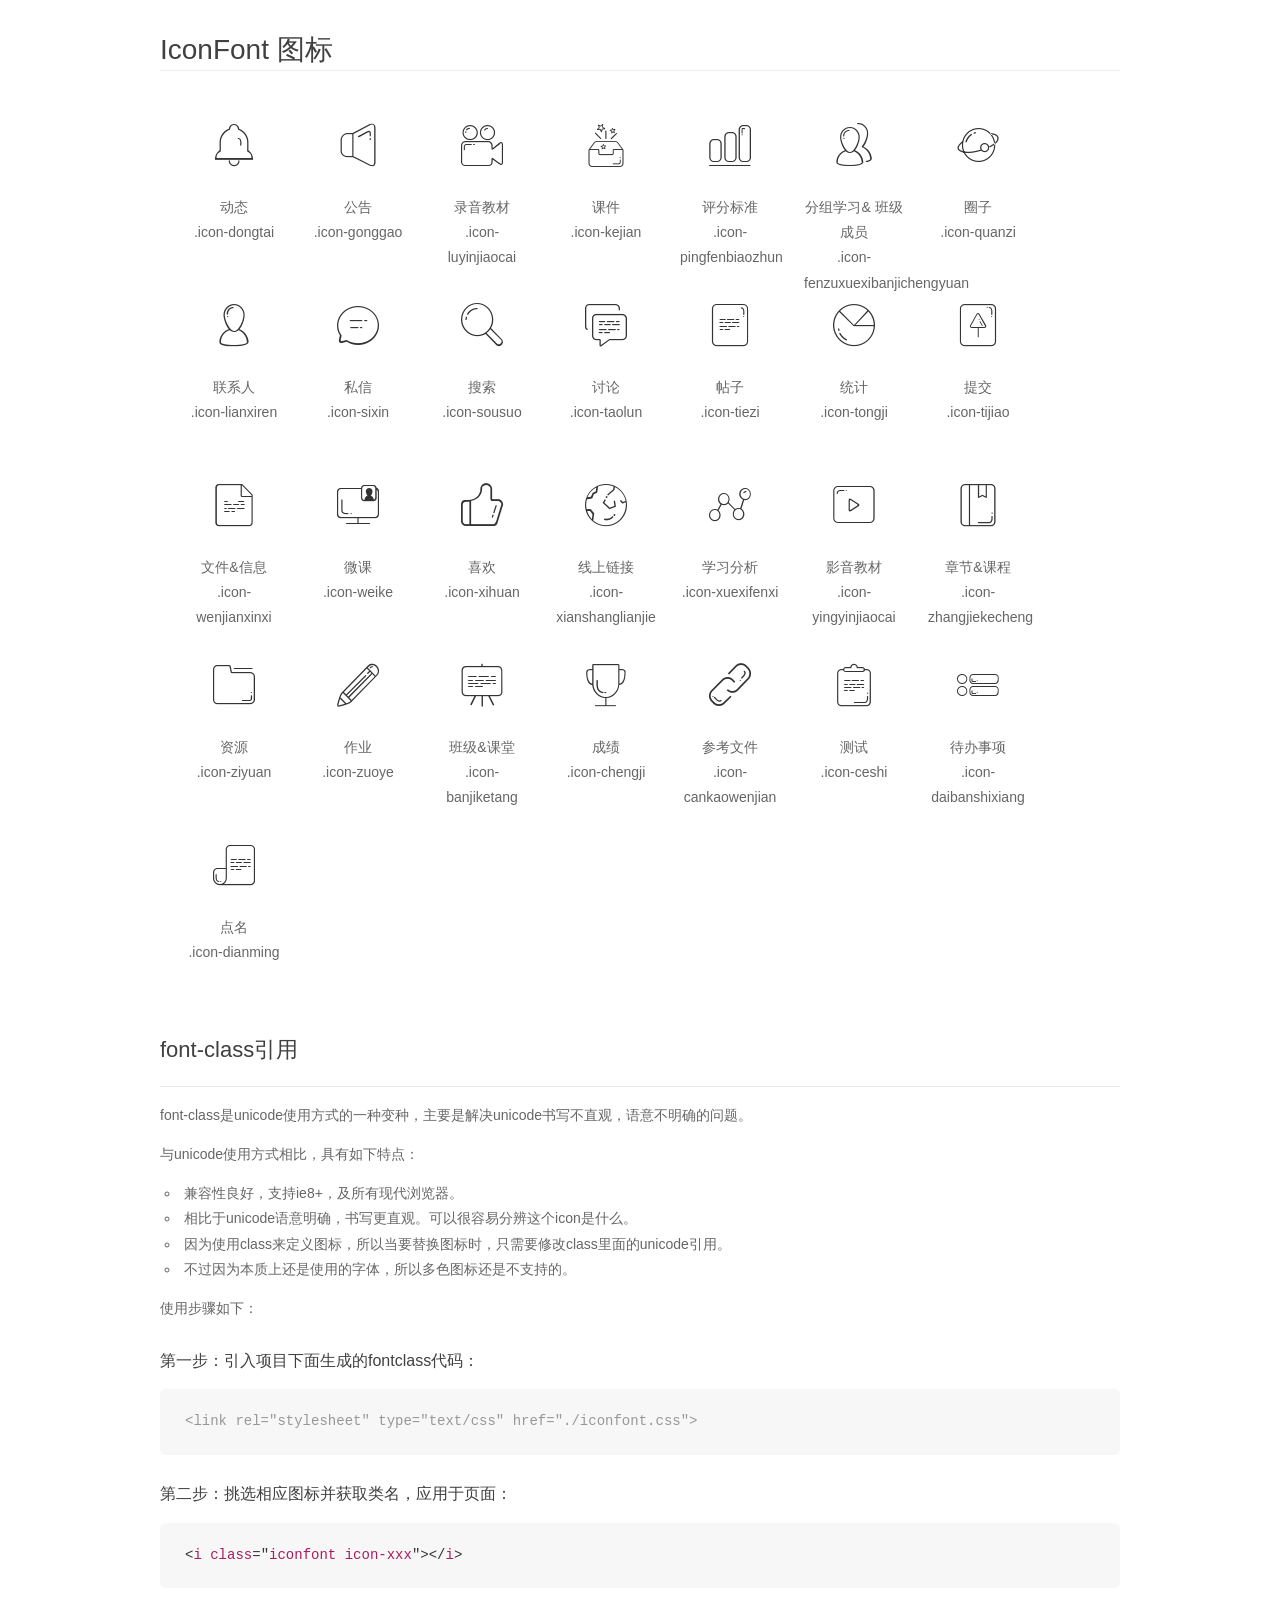
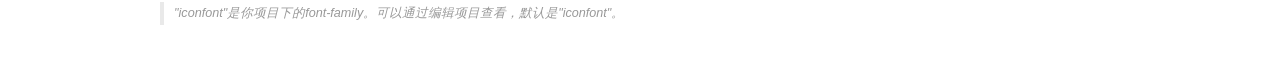
<file: iconfont/100/demo_fontclass.html>
<!DOCTYPE html>
<html>
<head>
    <meta charset="utf-8"/>
    <title>IconFont</title>
    <link rel="stylesheet" href="demo.css">
    <link rel="stylesheet" href="iconfont.css">
</head>
<body>
    <div class="main markdown">
        <h1>IconFont 图标</h1>
        <ul class="icon_lists clear">
            
                <li>
                <i class="icon iconfont icon-dongtai"></i>
                    <div class="name">动态</div>
                    <div class="fontclass">.icon-dongtai</div>
                </li>
            
                <li>
                <i class="icon iconfont icon-gonggao"></i>
                    <div class="name">公告</div>
                    <div class="fontclass">.icon-gonggao</div>
                </li>
            
                <li>
                <i class="icon iconfont icon-luyinjiaocai"></i>
                    <div class="name">录音教材</div>
                    <div class="fontclass">.icon-luyinjiaocai</div>
                </li>
            
                <li>
                <i class="icon iconfont icon-kejian"></i>
                    <div class="name">课件</div>
                    <div class="fontclass">.icon-kejian</div>
                </li>
            
                <li>
                <i class="icon iconfont icon-pingfenbiaozhun"></i>
                    <div class="name">评分标准</div>
                    <div class="fontclass">.icon-pingfenbiaozhun</div>
                </li>
            
                <li>
                <i class="icon iconfont icon-fenzuxuexibanjichengyuan"></i>
                    <div class="name">分组学习& 班级成员</div>
                    <div class="fontclass">.icon-fenzuxuexibanjichengyuan</div>
                </li>
            
                <li>
                <i class="icon iconfont icon-quanzi"></i>
                    <div class="name">圈子</div>
                    <div class="fontclass">.icon-quanzi</div>
                </li>
            
                <li>
                <i class="icon iconfont icon-lianxiren"></i>
                    <div class="name">联系人</div>
                    <div class="fontclass">.icon-lianxiren</div>
                </li>
            
                <li>
                <i class="icon iconfont icon-sixin"></i>
                    <div class="name">私信</div>
                    <div class="fontclass">.icon-sixin</div>
                </li>
            
                <li>
                <i class="icon iconfont icon-sousuo"></i>
                    <div class="name">搜索</div>
                    <div class="fontclass">.icon-sousuo</div>
                </li>
            
                <li>
                <i class="icon iconfont icon-taolun"></i>
                    <div class="name">讨论</div>
                    <div class="fontclass">.icon-taolun</div>
                </li>
            
                <li>
                <i class="icon iconfont icon-tiezi"></i>
                    <div class="name">帖子</div>
                    <div class="fontclass">.icon-tiezi</div>
                </li>
            
                <li>
                <i class="icon iconfont icon-tongji"></i>
                    <div class="name">统计</div>
                    <div class="fontclass">.icon-tongji</div>
                </li>
            
                <li>
                <i class="icon iconfont icon-tijiao"></i>
                    <div class="name">提交</div>
                    <div class="fontclass">.icon-tijiao</div>
                </li>
            
                <li>
                <i class="icon iconfont icon-wenjianxinxi"></i>
                    <div class="name">文件&信息</div>
                    <div class="fontclass">.icon-wenjianxinxi</div>
                </li>
            
                <li>
                <i class="icon iconfont icon-weike"></i>
                    <div class="name">微课</div>
                    <div class="fontclass">.icon-weike</div>
                </li>
            
                <li>
                <i class="icon iconfont icon-xihuan"></i>
                    <div class="name">喜欢</div>
                    <div class="fontclass">.icon-xihuan</div>
                </li>
            
                <li>
                <i class="icon iconfont icon-xianshanglianjie"></i>
                    <div class="name">线上链接</div>
                    <div class="fontclass">.icon-xianshanglianjie</div>
                </li>
            
                <li>
                <i class="icon iconfont icon-xuexifenxi"></i>
                    <div class="name">学习分析</div>
                    <div class="fontclass">.icon-xuexifenxi</div>
                </li>
            
                <li>
                <i class="icon iconfont icon-yingyinjiaocai"></i>
                    <div class="name">影音教材</div>
                    <div class="fontclass">.icon-yingyinjiaocai</div>
                </li>
            
                <li>
                <i class="icon iconfont icon-zhangjiekecheng"></i>
                    <div class="name">章节&课程</div>
                    <div class="fontclass">.icon-zhangjiekecheng</div>
                </li>
            
                <li>
                <i class="icon iconfont icon-ziyuan"></i>
                    <div class="name">资源</div>
                    <div class="fontclass">.icon-ziyuan</div>
                </li>
            
                <li>
                <i class="icon iconfont icon-zuoye"></i>
                    <div class="name">作业</div>
                    <div class="fontclass">.icon-zuoye</div>
                </li>
            
                <li>
                <i class="icon iconfont icon-banjiketang"></i>
                    <div class="name">班级&课堂</div>
                    <div class="fontclass">.icon-banjiketang</div>
                </li>
            
                <li>
                <i class="icon iconfont icon-chengji"></i>
                    <div class="name">成绩</div>
                    <div class="fontclass">.icon-chengji</div>
                </li>
            
                <li>
                <i class="icon iconfont icon-cankaowenjian"></i>
                    <div class="name">参考文件</div>
                    <div class="fontclass">.icon-cankaowenjian</div>
                </li>
            
                <li>
                <i class="icon iconfont icon-ceshi"></i>
                    <div class="name">测试</div>
                    <div class="fontclass">.icon-ceshi</div>
                </li>
            
                <li>
                <i class="icon iconfont icon-daibanshixiang"></i>
                    <div class="name">待办事项</div>
                    <div class="fontclass">.icon-daibanshixiang</div>
                </li>
            
                <li>
                <i class="icon iconfont icon-dianming"></i>
                    <div class="name">点名</div>
                    <div class="fontclass">.icon-dianming</div>
                </li>
            
        </ul>

        <h2 id="font-class-">font-class引用</h2>
        <hr>

        <p>font-class是unicode使用方式的一种变种，主要是解决unicode书写不直观，语意不明确的问题。</p>
        <p>与unicode使用方式相比，具有如下特点：</p>
        <ul>
        <li>兼容性良好，支持ie8+，及所有现代浏览器。</li>
        <li>相比于unicode语意明确，书写更直观。可以很容易分辨这个icon是什么。</li>
        <li>因为使用class来定义图标，所以当要替换图标时，只需要修改class里面的unicode引用。</li>
        <li>不过因为本质上还是使用的字体，所以多色图标还是不支持的。</li>
        </ul>
        <p>使用步骤如下：</p>
        <h3 id="-fontclass-">第一步：引入项目下面生成的fontclass代码：</h3>


        <pre><code class="lang-js hljs javascript"><span class="hljs-comment">&lt;link rel="stylesheet" type="text/css" href="./iconfont.css"&gt;</span></code></pre>
        <h3 id="-">第二步：挑选相应图标并获取类名，应用于页面：</h3>
        <pre><code class="lang-css hljs">&lt;<span class="hljs-selector-tag">i</span> <span class="hljs-selector-tag">class</span>="<span class="hljs-selector-tag">iconfont</span> <span class="hljs-selector-tag">icon-xxx</span>"&gt;&lt;/<span class="hljs-selector-tag">i</span>&gt;</code></pre>
        <blockquote>
        <p>"iconfont"是你项目下的font-family。可以通过编辑项目查看，默认是"iconfont"。</p>
        </blockquote>
    </div>
</body>
</html>
</file>
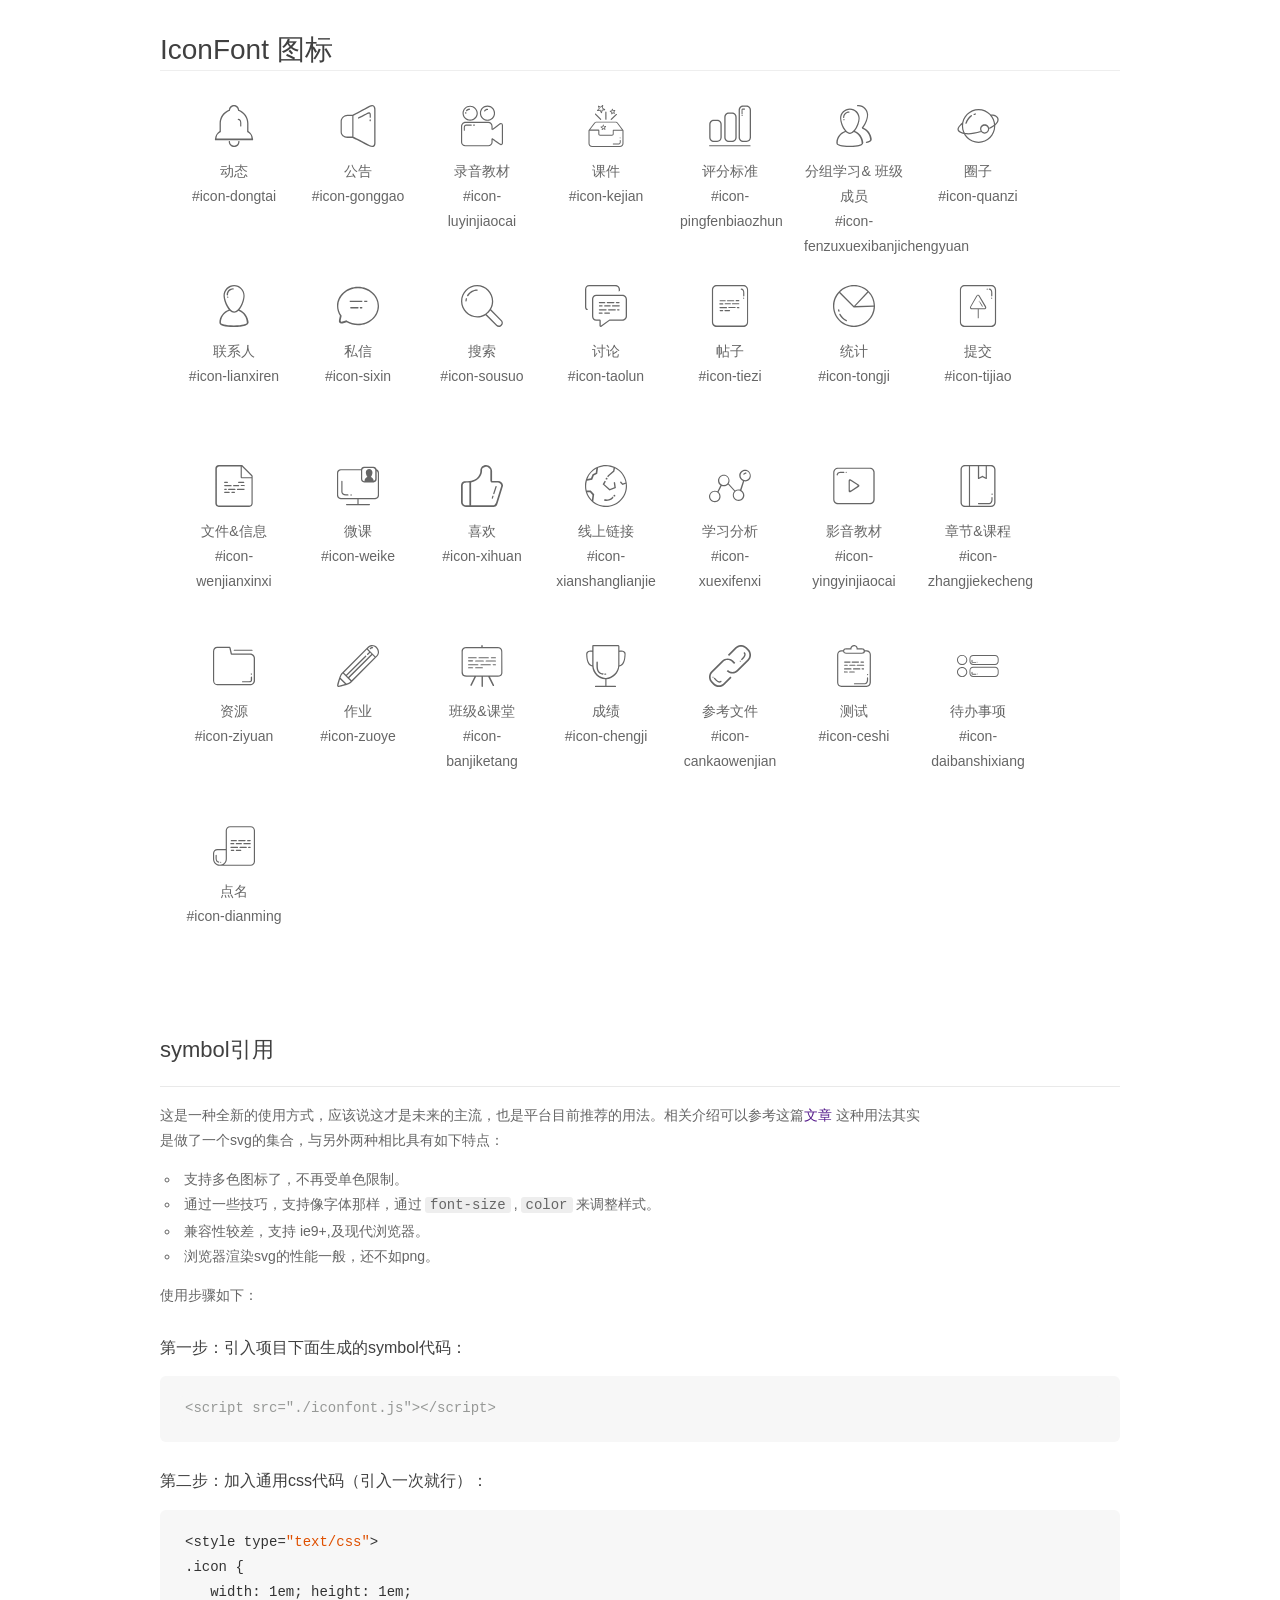
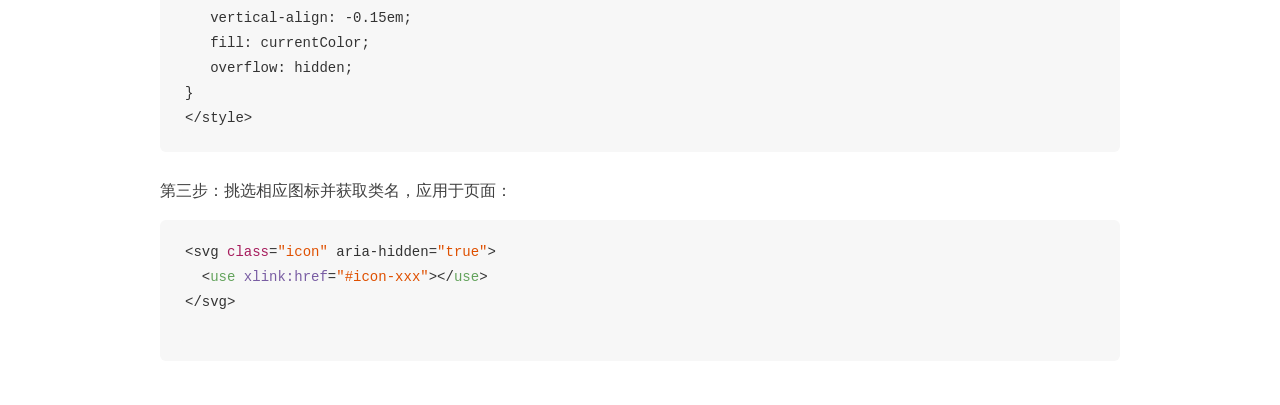
<file: iconfont/100/demo_symbol.html>
<!DOCTYPE html>
<html>
<head>
    <meta charset="utf-8"/>
    <title>IconFont</title>
    <link rel="stylesheet" href="demo.css">
    <script src="iconfont.js"></script>

    <style type="text/css">
        .icon {
          /* 通过设置 font-size 来改变图标大小 */
          width: 1em; height: 1em;
          /* 图标和文字相邻时，垂直对齐 */
          vertical-align: -0.15em;
          /* 通过设置 color 来改变 SVG 的颜色/fill */
          fill: currentColor;
          /* path 和 stroke 溢出 viewBox 部分在 IE 下会显示
             normalize.css 中也包含这行 */
          overflow: hidden;
        }

    </style>
</head>
<body>
    <div class="main markdown">
        <h1>IconFont 图标</h1>
        <ul class="icon_lists clear">
            
                <li>
                    <svg class="icon" aria-hidden="true">
                        <use xlink:href="#icon-dongtai"></use>
                    </svg>
                    <div class="name">动态</div>
                    <div class="fontclass">#icon-dongtai</div>
                </li>
            
                <li>
                    <svg class="icon" aria-hidden="true">
                        <use xlink:href="#icon-gonggao"></use>
                    </svg>
                    <div class="name">公告</div>
                    <div class="fontclass">#icon-gonggao</div>
                </li>
            
                <li>
                    <svg class="icon" aria-hidden="true">
                        <use xlink:href="#icon-luyinjiaocai"></use>
                    </svg>
                    <div class="name">录音教材</div>
                    <div class="fontclass">#icon-luyinjiaocai</div>
                </li>
            
                <li>
                    <svg class="icon" aria-hidden="true">
                        <use xlink:href="#icon-kejian"></use>
                    </svg>
                    <div class="name">课件</div>
                    <div class="fontclass">#icon-kejian</div>
                </li>
            
                <li>
                    <svg class="icon" aria-hidden="true">
                        <use xlink:href="#icon-pingfenbiaozhun"></use>
                    </svg>
                    <div class="name">评分标准</div>
                    <div class="fontclass">#icon-pingfenbiaozhun</div>
                </li>
            
                <li>
                    <svg class="icon" aria-hidden="true">
                        <use xlink:href="#icon-fenzuxuexibanjichengyuan"></use>
                    </svg>
                    <div class="name">分组学习& 班级成员</div>
                    <div class="fontclass">#icon-fenzuxuexibanjichengyuan</div>
                </li>
            
                <li>
                    <svg class="icon" aria-hidden="true">
                        <use xlink:href="#icon-quanzi"></use>
                    </svg>
                    <div class="name">圈子</div>
                    <div class="fontclass">#icon-quanzi</div>
                </li>
            
                <li>
                    <svg class="icon" aria-hidden="true">
                        <use xlink:href="#icon-lianxiren"></use>
                    </svg>
                    <div class="name">联系人</div>
                    <div class="fontclass">#icon-lianxiren</div>
                </li>
            
                <li>
                    <svg class="icon" aria-hidden="true">
                        <use xlink:href="#icon-sixin"></use>
                    </svg>
                    <div class="name">私信</div>
                    <div class="fontclass">#icon-sixin</div>
                </li>
            
                <li>
                    <svg class="icon" aria-hidden="true">
                        <use xlink:href="#icon-sousuo"></use>
                    </svg>
                    <div class="name">搜索</div>
                    <div class="fontclass">#icon-sousuo</div>
                </li>
            
                <li>
                    <svg class="icon" aria-hidden="true">
                        <use xlink:href="#icon-taolun"></use>
                    </svg>
                    <div class="name">讨论</div>
                    <div class="fontclass">#icon-taolun</div>
                </li>
            
                <li>
                    <svg class="icon" aria-hidden="true">
                        <use xlink:href="#icon-tiezi"></use>
                    </svg>
                    <div class="name">帖子</div>
                    <div class="fontclass">#icon-tiezi</div>
                </li>
            
                <li>
                    <svg class="icon" aria-hidden="true">
                        <use xlink:href="#icon-tongji"></use>
                    </svg>
                    <div class="name">统计</div>
                    <div class="fontclass">#icon-tongji</div>
                </li>
            
                <li>
                    <svg class="icon" aria-hidden="true">
                        <use xlink:href="#icon-tijiao"></use>
                    </svg>
                    <div class="name">提交</div>
                    <div class="fontclass">#icon-tijiao</div>
                </li>
            
                <li>
                    <svg class="icon" aria-hidden="true">
                        <use xlink:href="#icon-wenjianxinxi"></use>
                    </svg>
                    <div class="name">文件&信息</div>
                    <div class="fontclass">#icon-wenjianxinxi</div>
                </li>
            
                <li>
                    <svg class="icon" aria-hidden="true">
                        <use xlink:href="#icon-weike"></use>
                    </svg>
                    <div class="name">微课</div>
                    <div class="fontclass">#icon-weike</div>
                </li>
            
                <li>
                    <svg class="icon" aria-hidden="true">
                        <use xlink:href="#icon-xihuan"></use>
                    </svg>
                    <div class="name">喜欢</div>
                    <div class="fontclass">#icon-xihuan</div>
                </li>
            
                <li>
                    <svg class="icon" aria-hidden="true">
                        <use xlink:href="#icon-xianshanglianjie"></use>
                    </svg>
                    <div class="name">线上链接</div>
                    <div class="fontclass">#icon-xianshanglianjie</div>
                </li>
            
                <li>
                    <svg class="icon" aria-hidden="true">
                        <use xlink:href="#icon-xuexifenxi"></use>
                    </svg>
                    <div class="name">学习分析</div>
                    <div class="fontclass">#icon-xuexifenxi</div>
                </li>
            
                <li>
                    <svg class="icon" aria-hidden="true">
                        <use xlink:href="#icon-yingyinjiaocai"></use>
                    </svg>
                    <div class="name">影音教材</div>
                    <div class="fontclass">#icon-yingyinjiaocai</div>
                </li>
            
                <li>
                    <svg class="icon" aria-hidden="true">
                        <use xlink:href="#icon-zhangjiekecheng"></use>
                    </svg>
                    <div class="name">章节&课程</div>
                    <div class="fontclass">#icon-zhangjiekecheng</div>
                </li>
            
                <li>
                    <svg class="icon" aria-hidden="true">
                        <use xlink:href="#icon-ziyuan"></use>
                    </svg>
                    <div class="name">资源</div>
                    <div class="fontclass">#icon-ziyuan</div>
                </li>
            
                <li>
                    <svg class="icon" aria-hidden="true">
                        <use xlink:href="#icon-zuoye"></use>
                    </svg>
                    <div class="name">作业</div>
                    <div class="fontclass">#icon-zuoye</div>
                </li>
            
                <li>
                    <svg class="icon" aria-hidden="true">
                        <use xlink:href="#icon-banjiketang"></use>
                    </svg>
                    <div class="name">班级&课堂</div>
                    <div class="fontclass">#icon-banjiketang</div>
                </li>
            
                <li>
                    <svg class="icon" aria-hidden="true">
                        <use xlink:href="#icon-chengji"></use>
                    </svg>
                    <div class="name">成绩</div>
                    <div class="fontclass">#icon-chengji</div>
                </li>
            
                <li>
                    <svg class="icon" aria-hidden="true">
                        <use xlink:href="#icon-cankaowenjian"></use>
                    </svg>
                    <div class="name">参考文件</div>
                    <div class="fontclass">#icon-cankaowenjian</div>
                </li>
            
                <li>
                    <svg class="icon" aria-hidden="true">
                        <use xlink:href="#icon-ceshi"></use>
                    </svg>
                    <div class="name">测试</div>
                    <div class="fontclass">#icon-ceshi</div>
                </li>
            
                <li>
                    <svg class="icon" aria-hidden="true">
                        <use xlink:href="#icon-daibanshixiang"></use>
                    </svg>
                    <div class="name">待办事项</div>
                    <div class="fontclass">#icon-daibanshixiang</div>
                </li>
            
                <li>
                    <svg class="icon" aria-hidden="true">
                        <use xlink:href="#icon-dianming"></use>
                    </svg>
                    <div class="name">点名</div>
                    <div class="fontclass">#icon-dianming</div>
                </li>
            
        </ul>


        <h2 id="symbol-">symbol引用</h2>
        <hr>

        <p>这是一种全新的使用方式，应该说这才是未来的主流，也是平台目前推荐的用法。相关介绍可以参考这篇<a href="">文章</a>
        这种用法其实是做了一个svg的集合，与另外两种相比具有如下特点：</p>
        <ul>
          <li>支持多色图标了，不再受单色限制。</li>
          <li>通过一些技巧，支持像字体那样，通过<code>font-size</code>,<code>color</code>来调整样式。</li>
          <li>兼容性较差，支持 ie9+,及现代浏览器。</li>
          <li>浏览器渲染svg的性能一般，还不如png。</li>
        </ul>
        <p>使用步骤如下：</p>
        <h3 id="-symbol-">第一步：引入项目下面生成的symbol代码：</h3>
        <pre><code class="lang-js hljs javascript"><span class="hljs-comment">&lt;script src="./iconfont.js"&gt;&lt;/script&gt;</span></code></pre>
        <h3 id="-css-">第二步：加入通用css代码（引入一次就行）：</h3>
        <pre><code class="lang-js hljs javascript">&lt;style type=<span class="hljs-string">"text/css"</span>&gt;
.icon {
   width: <span class="hljs-number">1</span>em; height: <span class="hljs-number">1</span>em;
   vertical-align: <span class="hljs-number">-0.15</span>em;
   fill: currentColor;
   overflow: hidden;
}
&lt;<span class="hljs-regexp">/style&gt;</span></code></pre>
        <h3 id="-">第三步：挑选相应图标并获取类名，应用于页面：</h3>
        <pre><code class="lang-js hljs javascript">&lt;svg <span class="hljs-class"><span class="hljs-keyword">class</span></span>=<span class="hljs-string">"icon"</span> aria-hidden=<span class="hljs-string">"true"</span>&gt;<span class="xml"><span class="hljs-tag">
  &lt;<span class="hljs-name">use</span> <span class="hljs-attr">xlink:href</span>=<span class="hljs-string">"#icon-xxx"</span>&gt;</span><span class="hljs-tag">&lt;/<span class="hljs-name">use</span>&gt;</span>
</span>&lt;<span class="hljs-regexp">/svg&gt;
        </span></code></pre>
    </div>
</body>
</html>
</file>
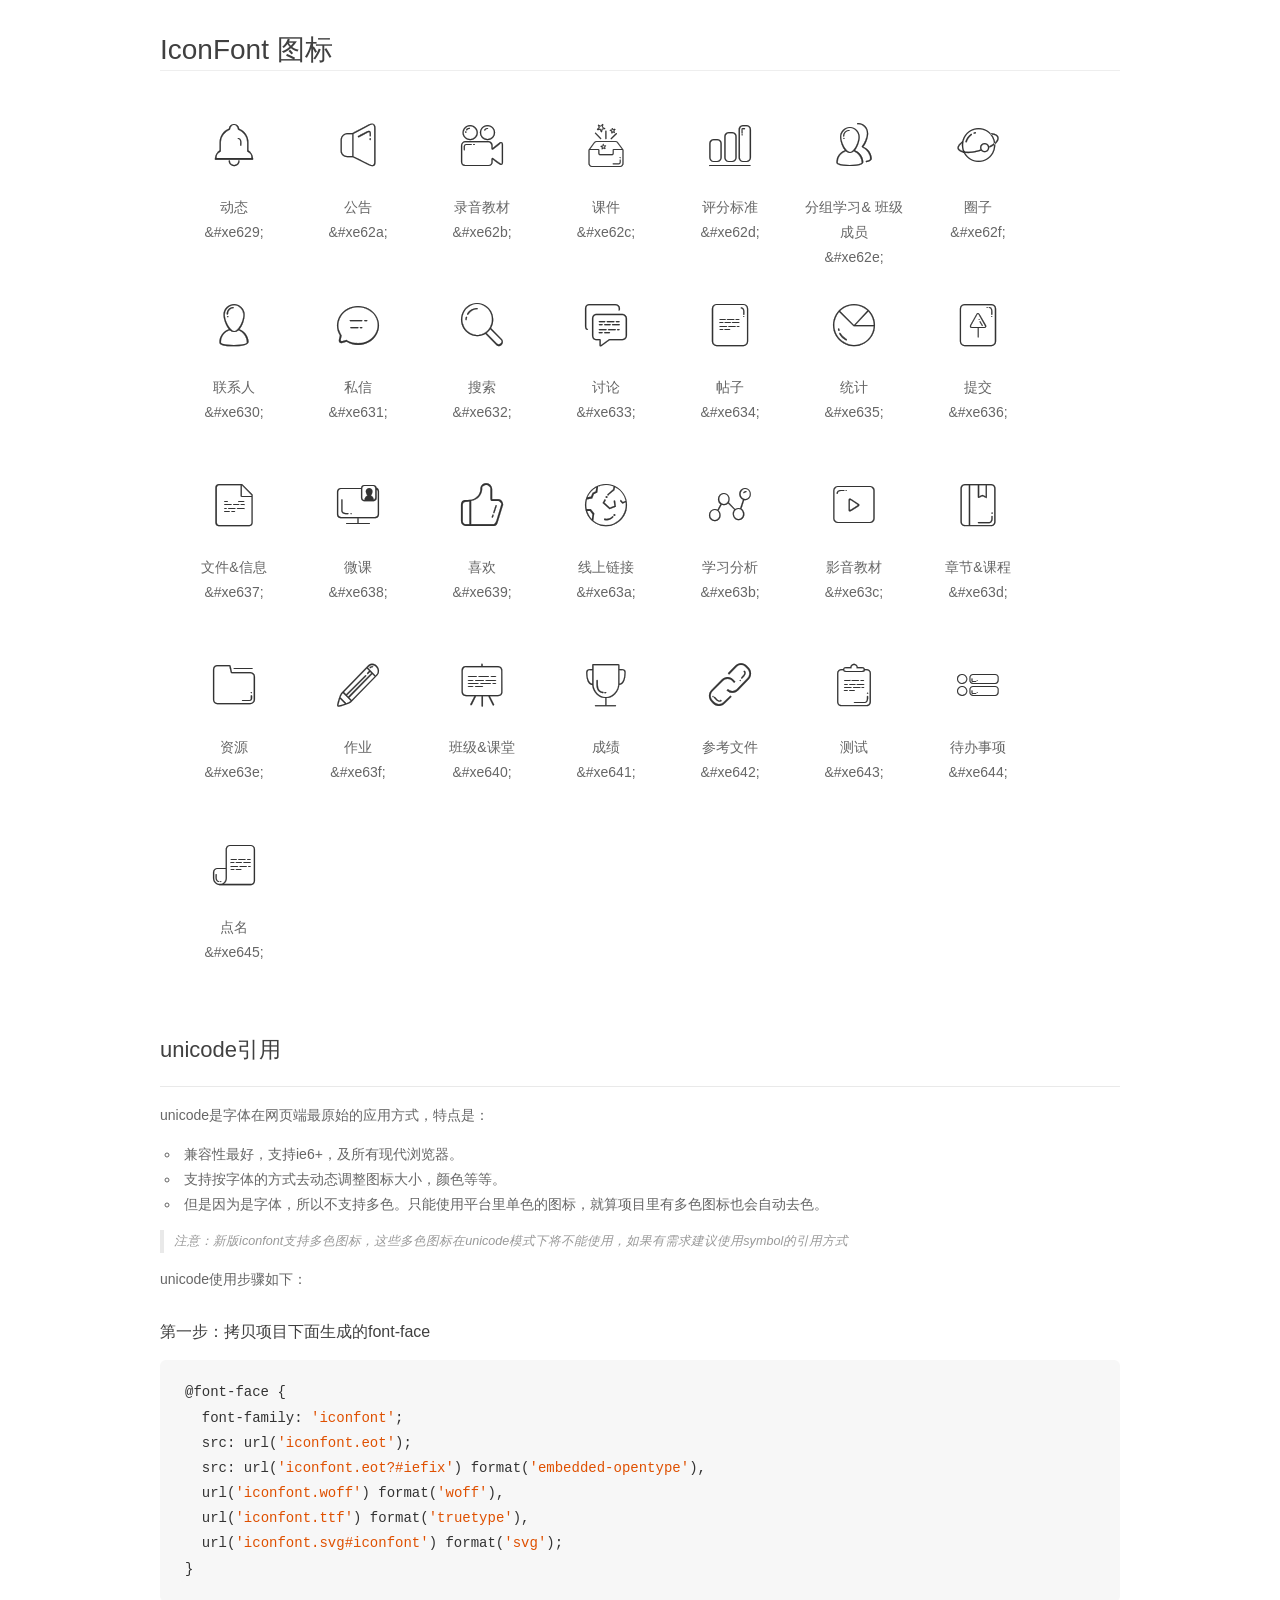
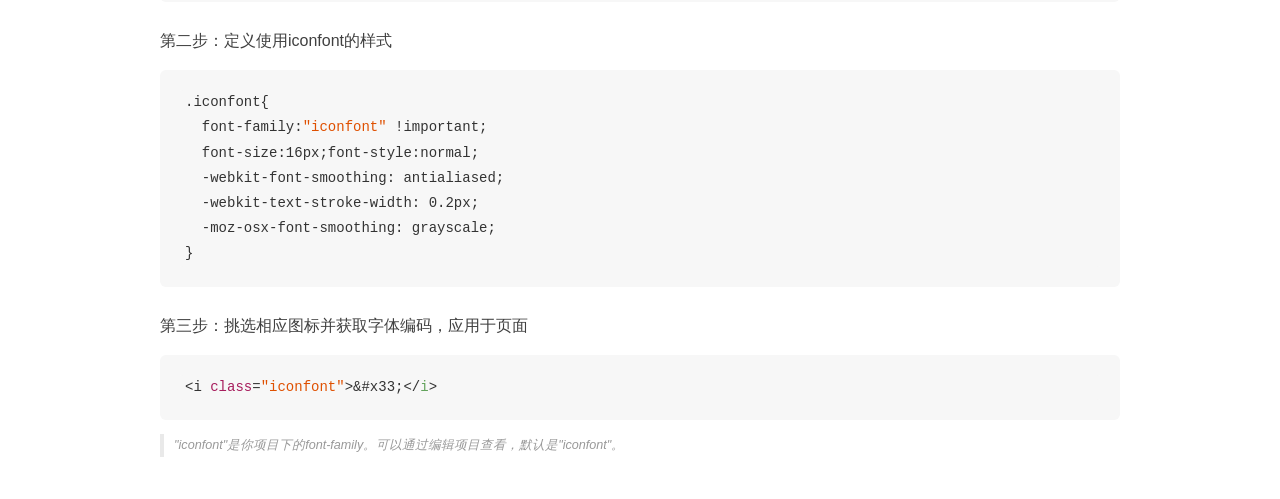
<file: iconfont/100/demo_unicode.html>
<!DOCTYPE html>
<html>
<head>
    <meta charset="utf-8"/>
    <title>IconFont</title>
    <link rel="stylesheet" href="demo.css">

    <style type="text/css">

        @font-face {font-family: "iconfont";
          src: url('iconfont.eot'); /* IE9*/
          src: url('iconfont.eot#iefix') format('embedded-opentype'), /* IE6-IE8 */
          url('iconfont.woff') format('woff'), /* chrome, firefox */
          url('iconfont.ttf') format('truetype'), /* chrome, firefox, opera, Safari, Android, iOS 4.2+*/
          url('iconfont.svg#iconfont') format('svg'); /* iOS 4.1- */
        }

        .iconfont {
          font-family:"iconfont" !important;
          font-size:16px;
          font-style:normal;
          -webkit-font-smoothing: antialiased;
          -webkit-text-stroke-width: 0.2px;
          -moz-osx-font-smoothing: grayscale;
        }

    </style>
</head>
<body>
    <div class="main markdown">
        <h1>IconFont 图标</h1>
        <ul class="icon_lists clear">
            
                <li>
                <i class="icon iconfont">&#xe629;</i>
                    <div class="name">动态</div>
                    <div class="code">&amp;#xe629;</div>
                </li>
            
                <li>
                <i class="icon iconfont">&#xe62a;</i>
                    <div class="name">公告</div>
                    <div class="code">&amp;#xe62a;</div>
                </li>
            
                <li>
                <i class="icon iconfont">&#xe62b;</i>
                    <div class="name">录音教材</div>
                    <div class="code">&amp;#xe62b;</div>
                </li>
            
                <li>
                <i class="icon iconfont">&#xe62c;</i>
                    <div class="name">课件</div>
                    <div class="code">&amp;#xe62c;</div>
                </li>
            
                <li>
                <i class="icon iconfont">&#xe62d;</i>
                    <div class="name">评分标准</div>
                    <div class="code">&amp;#xe62d;</div>
                </li>
            
                <li>
                <i class="icon iconfont">&#xe62e;</i>
                    <div class="name">分组学习& 班级成员</div>
                    <div class="code">&amp;#xe62e;</div>
                </li>
            
                <li>
                <i class="icon iconfont">&#xe62f;</i>
                    <div class="name">圈子</div>
                    <div class="code">&amp;#xe62f;</div>
                </li>
            
                <li>
                <i class="icon iconfont">&#xe630;</i>
                    <div class="name">联系人</div>
                    <div class="code">&amp;#xe630;</div>
                </li>
            
                <li>
                <i class="icon iconfont">&#xe631;</i>
                    <div class="name">私信</div>
                    <div class="code">&amp;#xe631;</div>
                </li>
            
                <li>
                <i class="icon iconfont">&#xe632;</i>
                    <div class="name">搜索</div>
                    <div class="code">&amp;#xe632;</div>
                </li>
            
                <li>
                <i class="icon iconfont">&#xe633;</i>
                    <div class="name">讨论</div>
                    <div class="code">&amp;#xe633;</div>
                </li>
            
                <li>
                <i class="icon iconfont">&#xe634;</i>
                    <div class="name">帖子</div>
                    <div class="code">&amp;#xe634;</div>
                </li>
            
                <li>
                <i class="icon iconfont">&#xe635;</i>
                    <div class="name">统计</div>
                    <div class="code">&amp;#xe635;</div>
                </li>
            
                <li>
                <i class="icon iconfont">&#xe636;</i>
                    <div class="name">提交</div>
                    <div class="code">&amp;#xe636;</div>
                </li>
            
                <li>
                <i class="icon iconfont">&#xe637;</i>
                    <div class="name">文件&信息</div>
                    <div class="code">&amp;#xe637;</div>
                </li>
            
                <li>
                <i class="icon iconfont">&#xe638;</i>
                    <div class="name">微课</div>
                    <div class="code">&amp;#xe638;</div>
                </li>
            
                <li>
                <i class="icon iconfont">&#xe639;</i>
                    <div class="name">喜欢</div>
                    <div class="code">&amp;#xe639;</div>
                </li>
            
                <li>
                <i class="icon iconfont">&#xe63a;</i>
                    <div class="name">线上链接</div>
                    <div class="code">&amp;#xe63a;</div>
                </li>
            
                <li>
                <i class="icon iconfont">&#xe63b;</i>
                    <div class="name">学习分析</div>
                    <div class="code">&amp;#xe63b;</div>
                </li>
            
                <li>
                <i class="icon iconfont">&#xe63c;</i>
                    <div class="name">影音教材</div>
                    <div class="code">&amp;#xe63c;</div>
                </li>
            
                <li>
                <i class="icon iconfont">&#xe63d;</i>
                    <div class="name">章节&课程</div>
                    <div class="code">&amp;#xe63d;</div>
                </li>
            
                <li>
                <i class="icon iconfont">&#xe63e;</i>
                    <div class="name">资源</div>
                    <div class="code">&amp;#xe63e;</div>
                </li>
            
                <li>
                <i class="icon iconfont">&#xe63f;</i>
                    <div class="name">作业</div>
                    <div class="code">&amp;#xe63f;</div>
                </li>
            
                <li>
                <i class="icon iconfont">&#xe640;</i>
                    <div class="name">班级&课堂</div>
                    <div class="code">&amp;#xe640;</div>
                </li>
            
                <li>
                <i class="icon iconfont">&#xe641;</i>
                    <div class="name">成绩</div>
                    <div class="code">&amp;#xe641;</div>
                </li>
            
                <li>
                <i class="icon iconfont">&#xe642;</i>
                    <div class="name">参考文件</div>
                    <div class="code">&amp;#xe642;</div>
                </li>
            
                <li>
                <i class="icon iconfont">&#xe643;</i>
                    <div class="name">测试</div>
                    <div class="code">&amp;#xe643;</div>
                </li>
            
                <li>
                <i class="icon iconfont">&#xe644;</i>
                    <div class="name">待办事项</div>
                    <div class="code">&amp;#xe644;</div>
                </li>
            
                <li>
                <i class="icon iconfont">&#xe645;</i>
                    <div class="name">点名</div>
                    <div class="code">&amp;#xe645;</div>
                </li>
            
        </ul>
        <h2 id="unicode-">unicode引用</h2>
        <hr>

        <p>unicode是字体在网页端最原始的应用方式，特点是：</p>
        <ul>
        <li>兼容性最好，支持ie6+，及所有现代浏览器。</li>
        <li>支持按字体的方式去动态调整图标大小，颜色等等。</li>
        <li>但是因为是字体，所以不支持多色。只能使用平台里单色的图标，就算项目里有多色图标也会自动去色。</li>
        </ul>
        <blockquote>
        <p>注意：新版iconfont支持多色图标，这些多色图标在unicode模式下将不能使用，如果有需求建议使用symbol的引用方式</p>
        </blockquote>
        <p>unicode使用步骤如下：</p>
        <h3 id="-font-face">第一步：拷贝项目下面生成的font-face</h3>
        <pre><code class="lang-js hljs javascript">@font-face {
  font-family: <span class="hljs-string">'iconfont'</span>;
  src: url(<span class="hljs-string">'iconfont.eot'</span>);
  src: url(<span class="hljs-string">'iconfont.eot?#iefix'</span>) format(<span class="hljs-string">'embedded-opentype'</span>),
  url(<span class="hljs-string">'iconfont.woff'</span>) format(<span class="hljs-string">'woff'</span>),
  url(<span class="hljs-string">'iconfont.ttf'</span>) format(<span class="hljs-string">'truetype'</span>),
  url(<span class="hljs-string">'iconfont.svg#iconfont'</span>) format(<span class="hljs-string">'svg'</span>);
}
</code></pre>
        <h3 id="-iconfont-">第二步：定义使用iconfont的样式</h3>
        <pre><code class="lang-js hljs javascript">.iconfont{
  font-family:<span class="hljs-string">"iconfont"</span> !important;
  font-size:<span class="hljs-number">16</span>px;font-style:normal;
  -webkit-font-smoothing: antialiased;
  -webkit-text-stroke-width: <span class="hljs-number">0.2</span>px;
  -moz-osx-font-smoothing: grayscale;
}
</code></pre>
        <h3 id="-">第三步：挑选相应图标并获取字体编码，应用于页面</h3>
        <pre><code class="lang-js hljs javascript">&lt;i <span class="hljs-class"><span class="hljs-keyword">class</span></span>=<span class="hljs-string">"iconfont"</span>&gt;&amp;#x33;<span class="xml"><span class="hljs-tag">&lt;/<span class="hljs-name">i</span>&gt;</span></span></code></pre>

        <blockquote>
        <p>"iconfont"是你项目下的font-family。可以通过编辑项目查看，默认是"iconfont"。</p>
        </blockquote>
    </div>


</body>
</html>
</file>
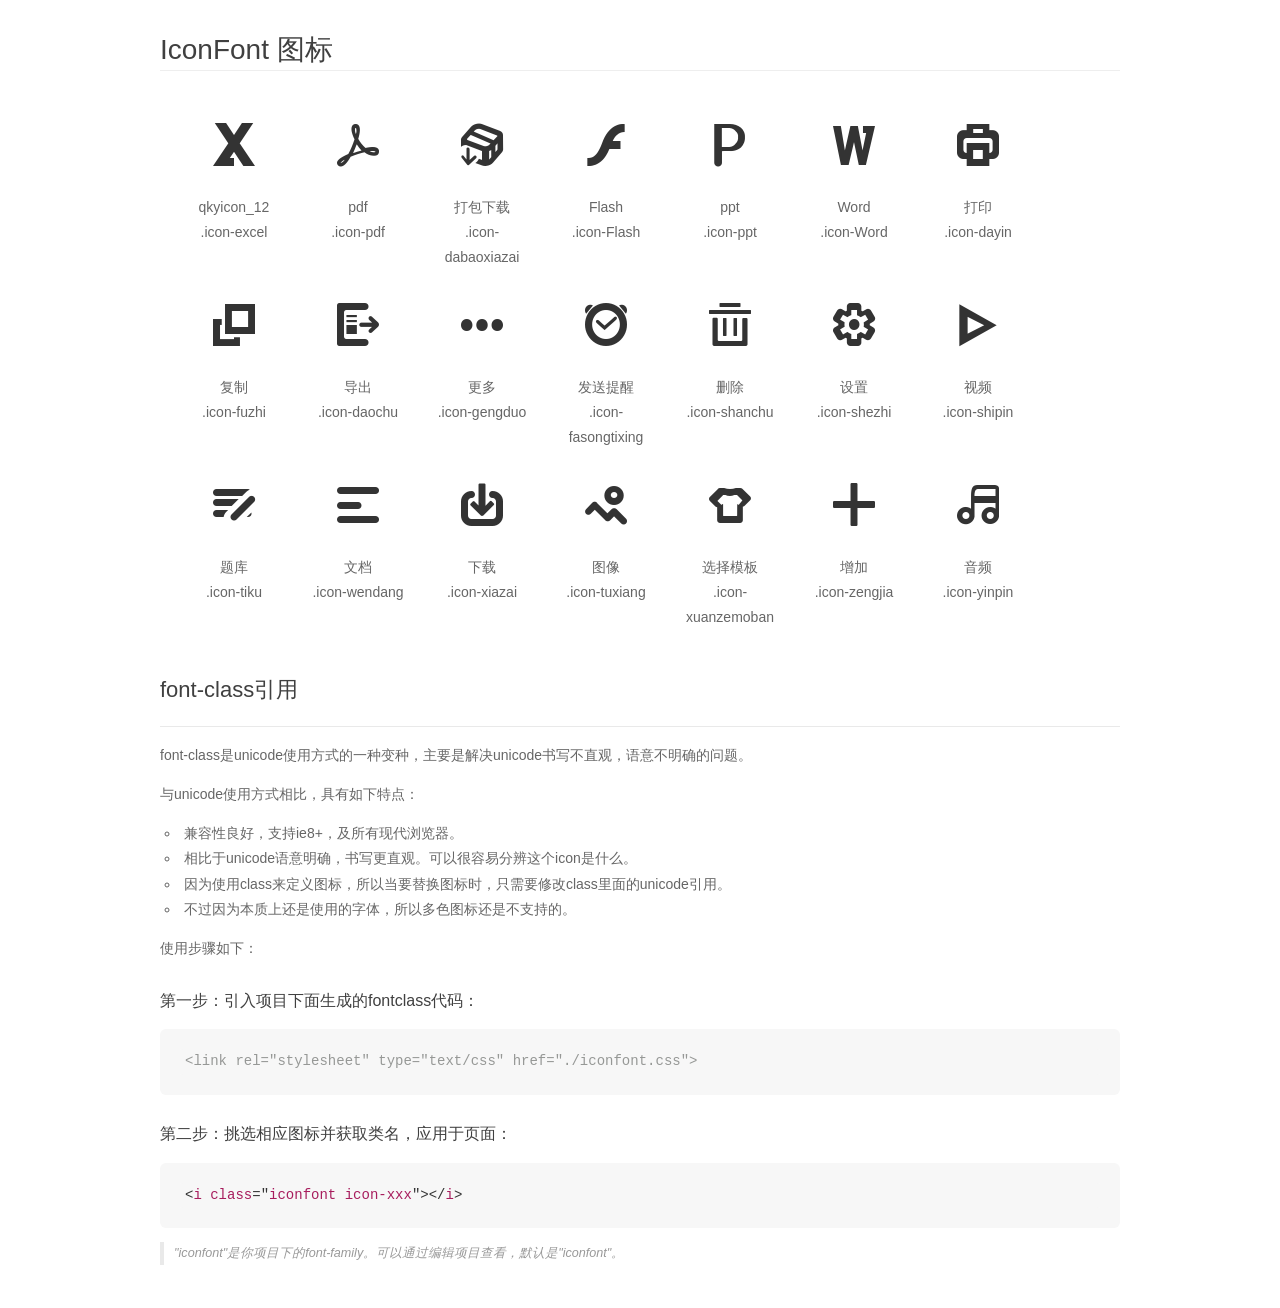
<file: iconfont/12/demo_fontclass.html>
<!DOCTYPE html>
<html>
<head>
    <meta charset="utf-8"/>
    <title>IconFont</title>
    <link rel="stylesheet" href="demo.css">
    <link rel="stylesheet" href="iconfont.css">
</head>
<body>
    <div class="main markdown">
        <h1>IconFont 图标</h1>
        <ul class="icon_lists clear">
            
                <li>
                <i class="icon iconfont icon-excel"></i>
                    <div class="name">qkyicon_12</div>
                    <div class="fontclass">.icon-excel</div>
                </li>
            
                <li>
                <i class="icon iconfont icon-pdf"></i>
                    <div class="name">pdf</div>
                    <div class="fontclass">.icon-pdf</div>
                </li>
            
                <li>
                <i class="icon iconfont icon-dabaoxiazai"></i>
                    <div class="name">打包下载</div>
                    <div class="fontclass">.icon-dabaoxiazai</div>
                </li>
            
                <li>
                <i class="icon iconfont icon-Flash"></i>
                    <div class="name">Flash</div>
                    <div class="fontclass">.icon-Flash</div>
                </li>
            
                <li>
                <i class="icon iconfont icon-ppt"></i>
                    <div class="name">ppt</div>
                    <div class="fontclass">.icon-ppt</div>
                </li>
            
                <li>
                <i class="icon iconfont icon-Word"></i>
                    <div class="name">Word</div>
                    <div class="fontclass">.icon-Word</div>
                </li>
            
                <li>
                <i class="icon iconfont icon-dayin"></i>
                    <div class="name">打印</div>
                    <div class="fontclass">.icon-dayin</div>
                </li>
            
                <li>
                <i class="icon iconfont icon-fuzhi"></i>
                    <div class="name">复制</div>
                    <div class="fontclass">.icon-fuzhi</div>
                </li>
            
                <li>
                <i class="icon iconfont icon-daochu"></i>
                    <div class="name">导出</div>
                    <div class="fontclass">.icon-daochu</div>
                </li>
            
                <li>
                <i class="icon iconfont icon-gengduo"></i>
                    <div class="name">更多</div>
                    <div class="fontclass">.icon-gengduo</div>
                </li>
            
                <li>
                <i class="icon iconfont icon-fasongtixing"></i>
                    <div class="name">发送提醒</div>
                    <div class="fontclass">.icon-fasongtixing</div>
                </li>
            
                <li>
                <i class="icon iconfont icon-shanchu"></i>
                    <div class="name">删除</div>
                    <div class="fontclass">.icon-shanchu</div>
                </li>
            
                <li>
                <i class="icon iconfont icon-shezhi"></i>
                    <div class="name">设置</div>
                    <div class="fontclass">.icon-shezhi</div>
                </li>
            
                <li>
                <i class="icon iconfont icon-shipin"></i>
                    <div class="name">视频</div>
                    <div class="fontclass">.icon-shipin</div>
                </li>
            
                <li>
                <i class="icon iconfont icon-tiku"></i>
                    <div class="name">题库</div>
                    <div class="fontclass">.icon-tiku</div>
                </li>
            
                <li>
                <i class="icon iconfont icon-wendang"></i>
                    <div class="name">文档</div>
                    <div class="fontclass">.icon-wendang</div>
                </li>
            
                <li>
                <i class="icon iconfont icon-xiazai"></i>
                    <div class="name">下载</div>
                    <div class="fontclass">.icon-xiazai</div>
                </li>
            
                <li>
                <i class="icon iconfont icon-tuxiang"></i>
                    <div class="name">图像</div>
                    <div class="fontclass">.icon-tuxiang</div>
                </li>
            
                <li>
                <i class="icon iconfont icon-xuanzemoban"></i>
                    <div class="name">选择模板</div>
                    <div class="fontclass">.icon-xuanzemoban</div>
                </li>
            
                <li>
                <i class="icon iconfont icon-zengjia"></i>
                    <div class="name">增加</div>
                    <div class="fontclass">.icon-zengjia</div>
                </li>
            
                <li>
                <i class="icon iconfont icon-yinpin"></i>
                    <div class="name">音频</div>
                    <div class="fontclass">.icon-yinpin</div>
                </li>
            
        </ul>

        <h2 id="font-class-">font-class引用</h2>
        <hr>

        <p>font-class是unicode使用方式的一种变种，主要是解决unicode书写不直观，语意不明确的问题。</p>
        <p>与unicode使用方式相比，具有如下特点：</p>
        <ul>
        <li>兼容性良好，支持ie8+，及所有现代浏览器。</li>
        <li>相比于unicode语意明确，书写更直观。可以很容易分辨这个icon是什么。</li>
        <li>因为使用class来定义图标，所以当要替换图标时，只需要修改class里面的unicode引用。</li>
        <li>不过因为本质上还是使用的字体，所以多色图标还是不支持的。</li>
        </ul>
        <p>使用步骤如下：</p>
        <h3 id="-fontclass-">第一步：引入项目下面生成的fontclass代码：</h3>


        <pre><code class="lang-js hljs javascript"><span class="hljs-comment">&lt;link rel="stylesheet" type="text/css" href="./iconfont.css"&gt;</span></code></pre>
        <h3 id="-">第二步：挑选相应图标并获取类名，应用于页面：</h3>
        <pre><code class="lang-css hljs">&lt;<span class="hljs-selector-tag">i</span> <span class="hljs-selector-tag">class</span>="<span class="hljs-selector-tag">iconfont</span> <span class="hljs-selector-tag">icon-xxx</span>"&gt;&lt;/<span class="hljs-selector-tag">i</span>&gt;</code></pre>
        <blockquote>
        <p>"iconfont"是你项目下的font-family。可以通过编辑项目查看，默认是"iconfont"。</p>
        </blockquote>
    </div>
</body>
</html>
</file>
<file: css/iconfont2.0.css>
@charset "utf-8";


/*
 * 自我字体库链接
 */
@font-face {
  font-family: 'qkyicon_12';  /* project id 202503 */
  src: url('../iconfont/12/iconfont.eot'); /* IE9*/
  src: url('../iconfont/12/iconfont.eot#iefix') format('embedded-opentype'), /* IE6-IE8 */
  url('../iconfont/12/iconfont.woff') format('woff'), /* chrome, firefox */
  url('../iconfont/12/iconfont.ttf') format('truetype'), /* chrome, firefox, opera, Safari, Android, iOS 4.2+*/
  url('../iconfont/12/iconfont.svg#iconfont') format('svg'); /* iOS 4.1- */
}

@font-face {
  font-family: 'qkyicon_14';  /* project id 202497 */
  src: url('../iconfont/14/iconfont.eot'); /* IE9*/
  src: url('../iconfont/14/iconfont.eot#iefix') format('embedded-opentype'), /* IE6-IE8 */
  url('../iconfont/14/iconfont.woff') format('woff'), /* chrome, firefox */
  url('../iconfont/14/iconfont.ttf') format('truetype'), /* chrome, firefox, opera, Safari, Android, iOS 4.2+*/
  url('../iconfont/14/iconfont.svg#iconfont') format('svg'); /* iOS 4.1- */

}
@font-face {
  font-family: 'qkyicon_14s';  /* project id 202497 */
  src: url('//at.alicdn.com/t/font_202497_nf2jav1nei13v7vi.eot');
  src: url('//at.alicdn.com/t/font_202497_nf2jav1nei13v7vi.eot?#iefix') format('embedded-opentype'),
  url('//at.alicdn.com/t/font_202497_nf2jav1nei13v7vi.woff') format('woff'),
  url('//at.alicdn.com/t/font_202497_nf2jav1nei13v7vi.ttf') format('truetype'),
  url('//at.alicdn.com/t/font_202497_nf2jav1nei13v7vi.svg#iconfont') format('svg');

}

@font-face {
  font-family: 'qkyicon_20';  /* project id 202495 */
  src: url('//at.alicdn.com/t/font_9m6l4h3bz1rod2t9.eot');
  src: url('//at.alicdn.com/t/font_9m6l4h3bz1rod2t9.eot?#iefix') format('embedded-opentype'),
  url('//at.alicdn.com/t/font_9m6l4h3bz1rod2t9.woff') format('woff'),
  url('//at.alicdn.com/t/font_9m6l4h3bz1rod2t9.ttf') format('truetype'),
  url('//at.alicdn.com/t/font_9m6l4h3bz1rod2t9.svg#iconfont') format('svg');
}

@font-face {
  font-family: 'qkyicon_22';  /* project id 202493 */
  src: url('../iconfont/22/iconfont.eot'); /* IE9*/
  src: url('../iconfont/22/iconfont.eot#iefix') format('embedded-opentype'), /* IE6-IE8 */
  url('../iconfont/22/iconfont.woff') format('woff'), /* chrome, firefox */
  url('../iconfont/22/iconfont.ttf') format('truetype'), /* chrome, firefox, opera, Safari, Android, iOS 4.2+*/
  url('../iconfont/22/iconfont.svg#iconfont') format('svg'); /* iOS 4.1- */
}
@font-face {
  font-family: 'qkyicon_100';  /* project id 202483 */
  src: url('../iconfont/100/iconfont.eot'); /* IE9*/
  src: url('../iconfont/100/iconfont.eot#iefix') format('embedded-opentype'), /* IE6-IE8 */
  url('../iconfont/100/iconfont.woff') format('woff'), /* chrome, firefox */
  url('../iconfont/100/iconfont.ttf') format('truetype'), /* chrome, firefox, opera, Safari, Android, iOS 4.2+*/
  url('../iconfont/100/iconfont.svg#iconfont') format('svg'); /* iOS 4.1- */
}
@font-face {
  font-family: 'qkyicon_mian';  /* project id 202483 */
  src: url('../iconfont/mian/iconfont.eot'); /* IE9*/
  src: url('../iconfont/mian/iconfont.eot#iefix') format('embedded-opentype'), /* IE6-IE8 */
  url('../iconfont/mian/iconfont.woff') format('woff'), /* chrome, firefox */
  url('../iconfont/mian/iconfont.ttf') format('truetype'), /* chrome, firefox, opera, Safari, Android, iOS 4.2+*/
  url('../iconfont/mian/iconfont.svg#iconfont') format('svg'); /* iOS 4.1- */
}



.qkyicon_12 {
  font-family:"qkyicon_12" !important;
  font-size:12px;
  font-style:normal;
  -webkit-font-smoothing: antialiased;
 /*-webkit-text-stroke-width: 0.2px;*/
  -moz-osx-font-smoothing: grayscale;
}

.qkyicon_14 {
  font-family:"qkyicon_14" !important;
  font-size:14px;
  font-style:normal;
  -webkit-font-smoothing: antialiased;
 /*-webkit-text-stroke-width: 0.2px;*/
  -moz-osx-font-smoothing: grayscale;
}
.qkyicon_20{
  font-family:"qkyicon_20" !important;
  font-size:20px;
  font-style:normal;
  -webkit-font-smoothing: antialiased;
 /*-webkit-text-stroke-width: 0.2px;*/
  -moz-osx-font-smoothing: grayscale;
}
.qkyicon_22 {
  font-family:"qkyicon_22" !important;
  font-size:22px;
  font-style:normal;
  -webkit-font-smoothing: antialiased;
 /*-webkit-text-stroke-width: 0.2px;*/
  -moz-osx-font-smoothing: grayscale;
}
.qkyicon_100 {
  font-family:"qkyicon_100" !important;
  font-size:100px;
  font-style:normal;
  -webkit-font-smoothing: antialiased;
 /*-webkit-text-stroke-width: 0.2px;*/
  -moz-osx-font-smoothing: grayscale;
}
.qkyicon_mian {
  font-family:"qkyicon_mian" !important;
  font-size:14px;
  font-style:normal;
  -webkit-font-smoothing: antialiased;
 /*-webkit-text-stroke-width: 0.2px;*/
  -moz-osx-font-smoothing: grayscale;
}
 .color_icon {
	/* 通过设置 font-size 来改变图标大小 */
	width: 1em; height: 1em;
	/* 图标和文字相邻时，垂直对齐 */
	vertical-align: -0.15em;
	/* 通过设置 color 来改变 SVG 的颜色/fill */
	fill: currentColor;
	/* path 和 stroke 溢出 viewBox 部分在 IE 下会显示
	normalize.css 中也包含这行 */
	overflow: hidden;
	font-size:40px;
}
</file>
<file: css/qkybase2.0.css>
/*
 * 全课云基础样式 1.0 zwt 2016-12-16 创建1.0
   1.2 zwt 2017-01-13 变为分离式 成为1.2
   1.3 zwt 2017-03-6 整理了所有公用模块，增加了许多基础颜色值，把特殊模块给独立出去，以后在这个基础css里只会出现api里的模块css，版本变更为1.3
   1.4 zwt 2017-04-01 重新整理头部样式，增加消息应用，个人设置，消息通知等附加页面css，增加大框的几种挡位选择，修改基础背景色，优化和补足一些基础css的细节，版本变更为1.4
   2.0 zwt 2017-05-10 调整整体结构，增加自主日历插件样式
 */


/*
 * 对bootstrap基础样式覆盖并改装
 */
 
/**********1.整体框架基础**********/
body{font-family: Microsoft YaHei,"Hiragino Sans GB W3", Helvetica, Arial, sans-serif;}
.qkybody{ padding:96px 0 65px; background:#eaeaea; position:absolute; top:0; left:0; min-height:100%; width:100%;}
.qkybody.app{ padding:94px 0 50px;}
.qkyff_fluid{ background:#fff; width:100%;}
.navbar-fixed-top {border: 0;}
.qkycadr{ background:#fff; border:1px solid #d8d8d8;}

/*整体宽度档位提供*/
.container-md,.container-l,.container-xl,.container-p90,.container-p80,.container-p60{
  padding-right: 15px;
  padding-left: 15px;
  margin-right: auto;
  margin-left: auto;
}
.container,.container-md ,.container-l,.container-xl{width:100%;}
.container-p90 {width:90%;}
.container-p80 {width:80%;}
.container-p60 {width:60%;}
.container {max-width:1080px;}
.container-md{max-width:1200px;}
.container-l{max-width:1366px;}
.container-xl{max-width:1440px;}

/*底部规范*/
.footer{ position: absolute; bottom:0; padding:15px 0; text-align:center; left:0; width:100%; background:none; color:#737373;z-index: 1001;}
.footer.open{ display:block;}
.footer.inverse{ background:#515151;}
.footer.default{ background:#fff; }


/*主色调定义*/
a {color: #00BBBD;}
a:hover,a:focus {color: #008283;}

.mian_background{ background:#04acf7}/*主色调*/
.assist_background{ background:#27b0f2}/*辅色调*/
.minor_background{ background:#A3E9A4}/*次色调*/
.app_background{ background:#27b0f2 !important; border-color:#27b0f2 !important;}
.mian_color{ color:#04acf7!important; cursor:pointer;}/*字主色调*/
.assist_color{ color:#27b0f2!important;}/*字辅色调*/
.minor_color{ color:#A3E9A4!important;}/*字次色调*/
.app_color{ color:#27b0f2 !important;}

.h1_background{background:#333!important;}
.h2_background{background:#737373!important;}
.h3_background{background:#999!important;}
.error_background{background:#F0485F!important;}
.h1_color{ color:#333!important;}
.h2_color{color:#737373!important;}
.h3_color{color:#999!important;}
.error_color{color:#F0485F!important; }


.ba_f5{ background:#f5f5f5!important;}
.ba_f4{ background:#f4f4f4!important;}
.br_df{ border-color:#dfdfdf!important;}
.br_d8{ border-color:#d8d8d8!important;}
.br_d4{ border-color:#d4d4d4!important;}

.mian_line{ border:1px solid #04acf7}/*边框次色调*/
.ff_background{ background:#fff!important;}
.nav_color{color:#0c8fcc;}
.nav_qkymc a{ color:#04acf7;} 
.box_ff{ border:1px solid #d8d8d8; background:#fff;}

.remind_tips{ color:rgb(230, 178, 36) !important;}/*注意提示颜色*/
.error_tips{ color:#F0485F !important; }/*错误提示颜色*/
ul.error_tips{ padding:0; margin:0;list-style:none;}/*错误信息列表*/
ul.error_tips li{ padding:4px 0 ; margin:0;}

.cadr_hbg{ background:#f4f4f4;}
.a_tdn{text-decoration:none;}
.a_tdn:hover{ text-decoration:none;}

/**********2.头部主导航条改装**********/
.headernav{ height:50px;}
.nav_box{ width:100%;}
.navbtn{ display:block;height:49px; padding:0 20px; margin-right:3px; margin-left:-15px;line-height:50px; cursor:pointer; text-decoration:inherit; color:#a5a5a5; border:1px solid #fff; border-bottom:0; border-top:0;}
.nav_logo{ float:left; height:50px; width:80px;}
.nav_logo img{ width:50px; margin:12px auto; display:block; height:25px;}
.navline{width :1px;height:34px;  float:left; margin-top:8px;}
.nav_pjname{ float:left; line-height:20px; padding:15px 0; font-size:16px;font-weight: bold; margin:0 0 0 20px;}
.navbar-nav > li > a { height:49px;}

/*消息*/
.nav_news_box{ position:relative;}
.nav_news_icon{ position:relative; cursor:pointer;}
.nav_news_badge{ position:absolute;background:#ff4e4e; top:0px; right:-10px; padding:0 2px;height:16px; min-width:16px; line-height:16px; font-weight:inherit; border-radius:50%;}
.nav_news_popup{ position:absolute; top:110%; right:-40px; z-index:222; width:400px; background:#fff; border:1px solid #d4d4d4;box-shadow:0 2px 4px 0 rgba(0,0,0,0.09);border-radius:4px; display:none; overflow:hidden;}
.nav_news_popup .scrrol_box{ width:140%;height:100%; overflow-y:scroll; padding-right:40%;}
.nav_news_libox{ margin-right:-18px;}
.nav_news_li{ border-bottom:1px solid #e9e9e9; padding:15px;  line-height:24px;}
.nav_news_li:hover{ background:#f5f5f5;border-radius:4px;}
.nav_news_appicon{ width:50px;}
.nav_news_appicon .app_icon{ width:40px!important; height:40px!important; line-height:40px !important; font-size:16px !important; margin:0 auto; border-radius:9px;}
.nav_news_appicon .app_icon img{ width:26px !important; height:26px !important; margin:7px auto !important;}
.nav_news_info{ width:318px; padding-left:10px;}
.nav_news_txt{ width:60%; padding-bottom:10px;}
.nav_news_txt label{ display:block; color:#333; font-weight:normal; margin:0;}
.nav_news_txt span{ display:block; color:#737373; font-size:13px; line-height:18px;}
.nav_news_appname{ width:40%; text-align:right; color:#737373;}
.nav_allnaws_check{ line-height:30px; padding:10px 0;text-align:center; display:block; color:#333; cursor:pointer; margin-right:-18px}
.nav_allnaws_check:hover{ text-decoration:inherit; color:#222;}

/*个人信息*/
.nav_other{ list-style:none; margin-bottom:0;display:none;}
.nav_other > li{ float:left;line-height:50px; padding:0 10px; height:50px;}
.nav_other > li.dropdown a{ min-width:100px;}
.nav_other > li > a{color:#a5a5a5; text-decoration:none;}
.nav_other > li > a:hover{ color:#fff;}
.nav_other li .other_sel {  display:block; width:100%;}
.nav_other li .other_sel .user_photo{ width:28px; height:28px; line-height:28px; margin:11px 0; text-align:center;border-radius:50%;}
.nav_other li .other_sel .user_photo.dist{ background:#a5a5a5;}
.nav_other li .other_sel .user_photo i{ color:#515151; font-size:20px;}
.nav_other li .other_sel .user_photo img{ width:100%; height:100%;border-radius:50%;}
.nav_other li .other_sel:hover .user_photo.dist{ background:#fff;}
.nav_other li .other_sel:hover .user_photo i{ color:#515151;}
.nav_other li .other_sel .other_name{ margin:0 5px;}
.nav_other li .dropdown-menu{ right:0; left:auto; margin-top:-1px; min-width:auto; width:105px; border-radius:0 0 6px 6px;border:none; box-shadow:none;}
.nav_other li .dropdown-menu li{ width:100%; box-sizing:border-box;}



/*新更多导航*/
.nav_more{ position:absolute; left:0; top:100%; min-height:300px; width:90%; z-index:666;display:none; padding:0; margin:0;background:#f5f5f5; border:1px solid #d8d8d8; border-top:0;}
.nav_more_left{ min-height:100%; padding:0;padding-bottom:50px;}
.nav_more .navline{ position:absolute; left:25%; top:0;height:100%; margin:0;background-image:linear-gradient(-180deg, #f5f5f5 0%, #d7dce6 51%, #f5f5f5 100%) !important;}
.nav_more_right{ min-height:100%; padding:0; }
.nav_more_havedata{overflow:hidden;}
.scroll_box{ height:460px; width:105%; overflow-y:scroll; padding:0 5% 0 20px}
.seachApp_showbox{ display:none;}
.seachApp_showbox h5{ border-bottom:1px solid #d8d8d8; padding-bottom:10px;}
.seachApp_showbox h5 i{ display:block; cursor:pointer;}
.nav_more_right .row_left{ float:left; width:50%;}
.nav_more_right .row_right{ float:left; width:50%;}
.nav_more_nodata{ display:none;}
.nav_more_nodata i{ color:#27b0f2;}
.nav_more_lli{ width:100%; padding:5px 30px 15px; box-sizing:border-box; margin:0;}
.nav_more_lli .li_a{ padding-left:5px;}
.nav_more_lli .li_a a{ margin-right:15px; float:left; margin-bottom:10px; cursor:pointer;}
.nav_more_lli .setup{ font-weight:normal; color:#27b0f2 !important; cursor:pointer;}
.nav_more .nav_more_lli h5{ color:#333; font-weight:bold;}
.nav_more .nav_more_lli a{ color:#333; text-decoration:inherit;}
.nav_more .nav_more_lli a:hover{ color:#27b0f2;}

/*更多导航里的应用中心连接块*/
.appCenter{ padding:15px 30px; color:#333; position:absolute; bottom:0; left:0;cursor:pointer; font-size:14px; line-height:20px;}
.appCenter:hover{ background:#fff; color:#222;}
.appCenter i.app{ color:#38b9f1; font-size:16px;}

/*更多导航里的搜索*/
.seachApp{ position:relative; width:50%; margin:15px 30px 5px;}
.seachApp.wd90{ width:100%; margin:10px auto;}
.seachApp.wdauto{ width:auto;}
.seachApp i{ position:absolute; height:30px; line-height:32px; width:35px; text-align:center; display:block; left:0; top:0; font-size:13px;}
.seachApp input{ padding-left:35px; border-radius:30px;}

/*设置弹窗*/
.setup_box{ width:100%; margin:0; border-bottom:1px solid #d8d8d8;}
.setup_cont{ border-right:1px solid #d8d8d8; height:326px; width:45%; float:left; padding:0 15px; position:relative;}
.setup_cont_min{ width:10%;float:left; padding:0 15px; text-align:center; line-height:324px;}
.setup_cont_min i{ font-size:18px;}
.setup_cont.right{ border-right:0; border-left:1px solid #d8d8d8;}
.setup_cont .setup_title{ margin:0; padding:15px; margin:0 -15px; background:#f5f5f5; font-size:14px; color:#808080; text-align:center;}
.setup_ul{  position:absolute; top:48px; left:0; width:100%; background:#fff; height:274px; overflow:hidden; z-index:1001;}
.setup_list{width:140%; height:100%; overflow-y:scroll ; padding-right:40%;}
.setup_list_{ margin-right:-15px; padding:0 20px;}
.setup_list_ a{ display:block; padding:10px 20px; color:#333; line-height:20px; margin:0 -20px; cursor:pointer;}
.setup_list_ a:hover{ background:#f5f5f5; text-decoration:inherit;}
.setup_list_ a i{ color:#27b0f2;}

@media (min-width: 768px) {
.nav_other{ float:right; display:block;}
.nav_box{ width:auto;}
.nav_pjname{  margin:0 40px 0 20px;}
}
.nav-pills > li.active > a, .nav-pills > li.active > a:hover, .nav-pills > li.active > a:focus {
    color: #fff;
    background-color: #04acf7;
}

/**主导航颜色**/

/*浅色款*/
.navbar-default { background:#ffffff; border-bottom:1px solid #d8d8d8;}
.navbar-default.app{ border-bottom:0;}
.navbar-default .navbtn:hover{ background:#f5f5f5;color:#a5a5a5;}
.navbar-default .navbtn.active{ background:#f5f5f5;color:#a5a5a5; border-color:#d8d8d8;height:50px;}
.navbar-default .navline{background-image:linear-gradient(-180deg, #ffffff 0%, #d7dce6 51%, #ffffff 100%);}
.navbar-default .nav_pjname{ color:#04acf7;}
.navbar-default.app .nav_pjname{ color:#27b0f2;}
.navbar-default.news .nav_pjname{ color:#27b0f2;}
.navbar-default .navbar-nav > li > a {color:#737373;}
.navbar-default .navbar-nav > li > a:hover{ background:#f5f5f5; color:#333;}
.navbar-default .navbar-nav > .active > a { background: #04acf7;color:#fff;}
.navbar-default .navbar-nav > .active > a:hover { background: #04acf7; color:#fff;}
.navbar-default .navbar-nav .dropdown-menu>.active>a{ background:#04acf7 !important;}
.navbar-default .nav_other li .dropdown-menu{ background:#fff; border:1px solid #d8d8d8; border-top:0;}
.navbar-default .nav_other li .dropdown-menu li a{ color:#737373;}
.navbar-default .nav_other li .dropdown-menu li a:hover{ color:#333; background:#f5f5f5;}
.navbar-default .nav_other > li > a:hover{ color:#333;}
.navbar-default .nav_other li .other_sel .user_photo.dist{ background:#e9e9e9;}
.navbar-default .nav_other li .other_sel .user_photo i{ color:#737373;}
.navbar-default .nav_other li .other_sel .user_photo img{ border:2px solid #a5a5a5;}
.navbar-default .nav_other li .other_sel:hover .user_photo img{border:2px solid #737373;}
.navbar-default .nav_other li .other_sel:hover .user_photo.dist{ background:#ccc;}
.navbar-default .nav_other li .other_sel:hover .user_photo i{ color:#535353;}

/*深色款*/
.navbar-inverse {background:#515151; border-bottom:1px solid #515151;}
.navbar-inverse .navbtn{ border-color:#515151;}
.navbar-inverse .navbtn:hover{ background:#5e5e5e;color:#fff;}
.navbar-inverse .navbtn.active{ background:#5e5e5e;color:#fff;}
.navbar-inverse .navline{background-image:linear-gradient(-180deg, #515151 0%, #ababab 51%, #515151 100%);}
.navbar-inverse .nav_pjname{ color:#fff; }
.navbar-inverse .navbar-nav > li > a {color:#a5a5a5;}
.navbar-inverse .navbar-nav > li > a:hover{ background:#6c6c6c; color:#d8d8d8;}
.navbar-inverse .navbar-nav > .active > a { background: #04acf7}
.navbar-inverse .navbar-nav > .active > a:hover { background: #04acf7}
.navbar-inverse .nav_other li .dropdown-menu{ background:#515151;}
.navbar-inverse .nav_other li .dropdown-menu li a{ color:#a5a5a5;}
.navbar-inverse .nav_other li .dropdown-menu li a:hover{ color:#d8d8d8; background:#6c6c6c;}


/**********3.头部跳转过去的页面样式**********/

/*二层主导航*/
.second_level{ top:50px; background:#f5f5f5; z-index:1029;border-bottom:1px solid #d8d8d8; height:44px; min-height:auto;}
.second_level .nav{ width:87%; }
.second_level .nav a{ font-size:14px; color:#737373; padding-bottom:14px; border-bottom:2px solid #f5f5f5; cursor:pointer; padding:12px 15px 9px;height:43px;background:none !important;}
.second_level .nav a:hover{ background:#eee !important;border-color:#eee;}
.second_level .nav li.active a{ color:#333; border-bottom:2px solid #27b0f2; background:none !important;  }
.second_level .add_navbar{ width:80%; float: left;display:none;}
.second_level .add_navbar .btn{ padding:2px 0;}
.second_level .add_navbar span{ font-size:16px; line-height:24px; height:24px; display:inline-block; margin:10px 20px;}
.second_level .add_navbar span i{ display:inline-block; width:24px; height:24px; border:1px solid #979797; border-radius:4px; line-height:22px; text-align:center; margin-right:5px; color:#737373;}
.second_level .seachApp{ margin:7px 0; width:13%; float:right;}

/*应用中心*/
.app_box{ margin-bottom:15px; padding:20px;}
.appseach_box{margin-bottom:15px; padding:20px;}
.appseach_box h4{ border-bottom:1px solid #d8d8d8; padding:0 20px 20px; margin:0 -20px 20px;}
.app_box h4{ font-size:16px; color:#737373; margin:0; padding:5px;}
.app_box h4 i{ color:#27b0f2; font-size:16px}
.app_box h4 a{font-size:16px; color:#737373;}
.app_box h4 a:hover{ text-decoration:inherit; color:#737373;}
.app_ul{ padding:15px 10px 0;}
.app_list{ width:25%; float:left;cursor:pointer; margin-bottom:15px;}
.app_list.add_list{ display:none;}
.app_icon{ background:#efefef;border-radius:18px;width:76px;height:76px; border:2px solid #efefef; line-height:76px; text-align:center; color:#acacac; font-size:26px;}
.app_icon img{ width:50px; height:50px; margin:13px auto; display:block; }
.app_list:hover .app_icon{background:#fff; border-color:#d2d2d2; }
.app_icon.add{ border:1px solid #c7c7c7; width:78px; height:78px;line-height:78px; text-align:center; color:#999; background:#fff;}
.app_icon.add:hover{ color:#27b0f2;}
.app_cont{ text-align:left; padding-left:20px; }
.app_cont .txt{ display:block; padding:10px 0;color:#333;}
.app_cont .txt:hover{ color:#27b0f2; text-decoration:inherit;}
.app_cont .btn-default.stop_use:hover{background:#f0485f; color:#fff !important; border-color:#f0485f; }
.app_cont .btn-default.add_app:hover{background:#27b0f2; color:#fff !important; border-color:#27b0f2;}

/*应用详细*/
.app_infobox{ padding:40px 30px;}
.app_icon.info{ width:120px; line-height:120px; height:120px; margin:0 auto;}
.app_infobox .btn.app{ display:block; margin:20px auto;}
.app_info{ list-style:none; margin:0; padding:0; width:140px; margin:0 auto;}
.app_info li label{ display:inline-block;}
.app_info li span{ color:#666;}
.app_info li{ color:#333; font-size:13px; padding:5px 0;}
.app_info_cont{ padding:0;}
.app_info_title{ margin:0 0 20px;}
.app_info_cont p{ line-height:24px; color:#666;}
.app_info_ad{background:#f5f5f5;border:1px solid #d8d8d8;border-radius:5px;width:100%;height:338px; padding:30px 60px; margin-top:20px; position:relative;}
.app_info_ad .swiper-container{ height:100% !important;}
.app_info_ad .arrow{ background:#27b0f2 !important; color:#fff!important; border-radius:10px!important; width:26px!important; height:26px!important; line-height:26px!important;}
.app_info_ad .swiper-slide{ border-radius:8px; }
.app_info_ad .swiper-slide img{ width:96%; height:95%; margin:1% 2%; border-radius:8px;box-shadow:0 0 5px #acacac; display:block;}

/*消息中心*/
.news_leftli{ padding:5px 0; display:block; color:#333; cursor:pointer;}
.news_leftli span{ display:block; border-left:2px solid #fff; height:24px; line-height:24px; width:100%; padding-left:20px;}
.news_leftli:hover{ background:#f5f5f5;text-decoration:inherit; color:#222;}
.news_leftli:hover span{border-color:#aaa;}
.news_leftli.active{ background:#f5f5f5; color:#27b0f2;}
.news_leftli.active span{ border-color:#27b0f2;}
.news_title{ margin:0; padding:20px; border-bottom:1px solid #d8d8d8;}
.news_title i{ color:#27b0f2;}

/*应用消息*/
.news_bar{ padding:10px 20px;}
.news_bar label.control-label{ color:#737373; font-weight:normal;}
.news_list_bar{padding:8px 0 2px; background:#f9f9f9;}
.news_list{ padding:15px 20px; border-bottom:1px solid #d8d8d8;}
.news_list_li{ float:left; vertical-align:middle;}
.news_list_li .checkbox-qky{ margin:17px auto;}
.news_list_li .app_icon{ width:50px !important; height:50px !important; line-height:50px!important; font-size:20px!important; border-radius:10px!important; margin:0 auto;}
.news_list_li .app_icon img{ width:34px!important; height:34px!important; margin:8px auto!important;}
.news_list_li .news_name{ line-height:24px;}
.news_list_li .news_times{line-height:18px; font-size:13px; color:#737373;}
.news_list_li .news_cont{line-height:24px; margin-top:10px;}
.news_list_li .news_appname{ line-height:24px; color:#737373; text-align:right;}
.news_list_li i.news_list_close{ display:block; text-align:right; margin-top:30px; color:#666; display:none; cursor:pointer;}
.news_chbox{ width:3%;}
.news_icon{ width:8%;}
.news_content{ width:72%; padding-left:5px;}
.news_other{ width:17%;}
.news_list:hover{ background:#f5f5f5;}
.news_list:hover i.news_list_close{ display:block;}

/*消息设置*/
.newssetup_box{ padding:0 15px 20px; margin-top:10px;}
.newssetup_box h4{ font-size:16px; color:#333; margin:0; padding:5px 0;}
.newssetup_box h4 i{ color:#27b0f2; font-size:16px}
.newssetup_box h4 a{font-size:16px; color:#333;}
.newssetup_box h4 a:hover{ text-decoration:inherit; color:#737373;}

.newssetup_li{ padding:15px 15px 0 30px;}
.newssetup_li_appname{ line-height:50px; padding-left:10px;}

.qky_switch{ width:50px; height:30px; border-radius:30px; background:#999; border:2px solid #999;}
.qky_switch_btn{ width:26px; height:26px; background:#fff; border-radius:30px;}
.qky_switch.active{ background:#27b0f2; border-color:#27b0f2;}
.qky_switch.active .qky_switch_btn{ margin-left:20px; box-shadow:-1px 1px 2px 0 rgba(0,0,0,0.20);}

/*账户设置*/

.title_bar{ background:#f5f5f5; height:40px; line-height:40px; padding-left:20px;}
.changephotos_box{ padding:30px 60px;}
.changephotos_box img{ width:100px; height:100px; border-radius:50%;}
.changephotos_box .btn{ margin-top:23px;}
.changephotos_box .btn i{ color:#737373 !important;}
.changephotos_box span{ color:#737373; display:block; line-height:24px; font-size:13px;}
.accset_form{ padding:20px 75px 10px; }
.accset_form hr{ margin:0 -75px 15px; border-color:#dfdfdf;}
.accset_form .control-label{ text-align:left; color:#535353; padding-top:5px;}
.accset_form .form-group{ padding-bottom:10px; margin-bottom:0;}
.accset_form .error_color{ line-height:24px;}
.accset_form .submit_box{}
.password_grade{ margin-top:5px; position:relative;}
.password_grade span{ display:block; clear:both;}
.password_grade div{ float:left; width:32%; height:20px; background:#eaeaea; border-radius:3px;}
.password_grade div.two{ margin:0 2%;}
.password_grade:after{ content:"弱"; position:absolute; left:100%; top:0; height:20px; line-height:20px; color:#737373;}
.password_grade.weak .one{ background:#f0485f;}
.password_grade.weak:after{ content:"弱";}
.password_grade.mid .one,.password_grade.mid .two{ background:#ff7800;}
.password_grade.mid:after{ content:"中";}
.password_grade.strong div{background:#04acf7;}
.password_grade.strong:after{ content:"强";}

/*提示弹层*/
.mask_poptips{ position:fixed; width:120px; height:60px; line-height:60px; text-align:center; color:#fff; background:rgba(0,0,0,0.6); border-radius:5px; top:50%; left:50%; 
 z-index:55555; margin:-60px 0 0 -30px; display:none;}
 /*更换头像弹层*/
.image-editor{ width:100%; height:340px; background:#eaeaea; padding:50px 0; position:relative; overflow:hidden; margin-bottom:10px;}
.cropit-preview {background-color: #f8f8f8;background-size: cover;margin:0 auto;}
.cropit-preview-image-container {cursor: move;}
.cropit-preview-background {opacity: .2;cursor: auto;}
.slider-wrappers{ position:absolute; bottom:0; left:0; z-index:5555; width:100%; background:#fff; height:40px; padding-top:16px;}
.slider-wrappers .clear{ width:250px; margin:0 auto;}
.slider-wrappers span{ display:inline-block; float:left; width:35px; text-align:center; line-height:24px; color:#737373;}
.slider-wrappers input.cropit-image-zoom-input{ display:inline-block; width:180px; float:left; height:24px;}
.slider-wrappers input[type=range]{ -webkit-appearance:none; border-radius:10px;background:#d8d8d8; height:1px; outline:none; margin-top:11px;}
.slider-wrappers input[type=range]::-webkit-slider-thumb {-webkit-appearance: none; background:#27b0f2;width:10px;height:10px;border-radius:100%;}  
 
 /*切换身份|密码重置*/
 .switch_box{ position:absolute; top:0; left:0; width:100%; min-height:100%; z-index:22;  padding:50px 0;}
 .switch_box  .switch_box_bg{background:url(../images/switch_bg.png) no-repeat 50% 0;  background-size: cover; position: fixed; left:0; top:0; width:100%; height:100%;}
 .switch_box .col-sm-6{padding:0  20px;}
 .swith_list{ background:#fff; box-shadow:0 0 22px 0 rgba(86,177,175,0.59);border-radius:5px; display:block; width:100%; padding:40px 30px; cursor:pointer; margin-bottom:40px;}
 .swith_list{-webkit-transition: all 0.25s ease-out 0s;-moz-transition: all 0.25s ease-out 0s;transition: all 0.25s ease-out 0s;}
 .swith_list:hover{ margin:-20px 0 60px;box-shadow:0 7px 30px 0 #6faaaf;}
 .switch_photo{ width:26%;}
 .switch_photo img{ display:block; margin:0 auto; width:90px; height:90px; border-radius:50%;}
 .switch_cont{ width:74%; padding-left:20px; font-size:16px;}
 .switch_cont label{ line-height:30px; margin:0; display:block; color:#333; padding-top:17px;}
 .switch_cont span{ display:inline-block; color:#737373; padding-top:5px;}  
 
 .swith_nav{ padding:40px; text-align:center; border-bottom:1px solid #d8d8d8; margin:0 -15px;}
 .swith_navlist{ display:inline-block; padding:0 40px; cursor:pointer;}
 .swith_navlist img{ display:block; width:93px; height:93px; border-radius:50%; border:3px solid #fff;}
 .swith_navlist span{ display:block; font-size:16px; color: #333; line-height:34px;}
 .swith_navlist:hover{ text-decoration:inherit;}
 .swith_navlist:hover img,.swith_navlist.active img{ border-color:#27b0f2;} 
 .swith_navlist:hover span,.swith_navlist.active span{ color:#27b0f2;}
 .switch_form{ padding:40px 0;}
 
 /*登录页*/
.login_box{ width:100%; height:100%;background:url(../images/loginbg.png) no-repeat center center;  left:0; top:0;}
.login_box.bgfluid{position: absolute; background-size:100% 100%; padding:0;}
.login_mian{ width:470px; background:#fff;box-shadow:0 0 22px 0 rgba(86,177,175,0.59);border-radius:10px;padding:20px; margin:0 auto; }
.login_mian.pjmian{ width:96%; max-width:900px; padding:10px;}
.login_mian.juzhong{ position:absolute; left:50%; top:50%; margin-left:-235px; margin-top:-250px; padding:40px; height:500px;}
.login_mian.pjmian.juzhong{margin-left:-450px; padding:20px; top:15%;}
.login_logo{ background:url(../images/loginlogobg.png) no-repeat right center; width:100%; background-size:100%; padding:10% 0 10%;}
.login_logo img{ width:40%; display:block; margin:0 auto;}
.login_mian.pjmian .login_logo{ background:none; padding:10px 0 0;}
.login_mian.pjmian .login_logo img{ width:30%; margin:0;}
.login_pjbox{ border-right:1px solid #ebebeb; height:230px; margin-top:-15px; padding-top:25px; padding-right:10px;}
.login_pjbox .swiper-container{ height:100%;}
.login_pjbox .pagination{ margin:0; bottom:0;}
.login_pjbox .swiper-pagination-switch{ background:#d8d8d8; width:7px; height:7px; margin-right:5px; border-radius:1px;} 
.login_pjbox .swiper-active-switch{ background:#04acf7;} 
.login_pjbox_txt{ overflow:auto; height:40px; line-height:20px;}
.login_body .nav{ width:90%; margin:0 auto 10px;}
.login_body .nav >li{ padding:0 15px;}
.login_body .nav >li >a{ color:#737373; font-size:18px; border-bottom:2px solid #fff; cursor:pointer; padding:10px 0;}
.login_body .nav >li >a:hover,.login_body .nav >li.active >a{ background:#fff; border-bottom:2px solid #04acf7; color:#333;}
.login_type{ display:none;}
.login_type.one{ display:block;}
.login_box .input-group-addon { background:#fff; padding:6px;}
.login_qw{ width:46%; padding:5px; border:1px solid #d8d8d8; margin:20px auto 0;}
.login_qw img{ width:100%;}
.login_qwtxt{ width:46%;margin:5px auto 10px; line-height:20px; font-size:13px; color:#333;}
.login_oth span{ line-height:26px;}
.login_oth a{ width:26px; height:26px; display:inline-block; cursor:pointer;}
.login_oth a:hover{ width:28px; height:28px;}
.login_oth a img{ width:100%;}
.login_opt{ padding-top:2px;}
.login_opt a.btn{ padding:0 0 0 5px ;}
.login_opt a.btn.one{ padding-left:0; padding-right:5px; border-right:1px solid #d8d8d8;}
 
/**********4.组件改装**********/

/*按钮改装*/
.btn{ padding:4px 15px;}
.btn-xl, .btn-group-xl > .btn {padding:16px 20px;font-size:20px;line-height:1.33;border-radius: 6px;}
.btn-lg, .btn-group-lg > .btn {padding:5px 15px;}
.btn-sm, .btn-group-sm > .btn {padding:4px 10px;line-height: 1.3;}
.btn-xs, .btn-group-xs > .btn {padding:1px 5px;line-height: 1.35;}
.btn.qkybtn{min-width:80px; height:30px; border-radius:3px; }
.auto{ min-width:auto;}
.btn-primary{ color:#fff; border-color:#04acf7; background-color:#04acf7;}
.btn-primary:hover,.btn-primary:focus{ background-color:#136fe7; border-color:#136fe7; color:#fff;}
.btn-primary.app{ color:#fff; border-color:#27b0f2; background-color:#27b0f2;}
.btn-primary.app:hover,.btn-primary.app:focus{ background-color:#27b0f2; border-color:#27b0f2; color:#fff;}
.btn-onlytxt{ border:0; color:#333; font-weight:normal; background:none; padding:auto}
.btn-onlytxt:hover{ color:#737373; text-decoration:inherit;}
.btn-primary.disabled, .btn-primary[disabled], fieldset[disabled] .btn-primary, .btn-primary.disabled:hover, .btn-primary[disabled]:hover, fieldset[disabled] .btn-primary:hover, .btn-primary.disabled:focus, .btn-primary[disabled]:focus, fieldset[disabled] .btn-primary:focus, .btn-primary.disabled.focus, .btn-primary[disabled].focus, fieldset[disabled] .btn-primary.focus, .btn-primary.disabled:active, .btn-primary[disabled]:active, fieldset[disabled] .btn-primary:active, .btn-primary.disabled.active, .btn-primary[disabled].active, fieldset[disabled] .btn-primary.active {background-color: #193a92;border-color: #193a92;color:#fff;}
.btn-default{color:#333 !important;}
.btn-primary:hover, .btn-primary:focus, .btn-primary.focus, .btn-primary:active, .btn-primary.active, .open > .dropdown-toggle.btn-primary {color: #fff;background-color: #136fe7;border-color: #136fe7;}

/*表单改装*/
.form-control {height:30px;padding:4px 12px;}

/*下拉组改装*/
.qkydropdown .btn{ width:100%; text-align:left; position:relative; height:30px; padding:4px 30px 4px 15px; }
.qkydropdown .btn .caret{ position:absolute; right:10px; top:7px; border:0; width:14px; height:14px; text-align:center; line-height:14px; color:#333;}
.qkydropdown .btn .caret{font-family:"qkyicon_14" !important;font-size:12px;font-style:normal;-webkit-font-smoothing: antialiased;-moz-osx-font-smoothing: grayscale;}
.qkydropdown .btn .caret:before{content:'\e617';}
.qkydropdown.dropup .btn .caret:before{content:'\e67d';}
.qkydropdown .dropdown-menu{ width:100%;}
.maxh{ max-height:200px; overflow-y:auto;}

/*单选改装*/
.radio label{ line-height:30px; height:30px;}
.radio_a{ display:block; width:14px; height:14px; border:1px solid #ddd; border-radius:50%; background:#ffffff; margin-top:8px; }
.radio_a b{ width:6px; height:6px; display:block; margin:3px;border-radius:50%;}
.select .radio_a{background:#04acf7; border:1px solid #04acf7;}
.select .radio_a b{background:#fff;}
.accset .select .radio_a{background:#27b0f2; border:1px solid #27b0f2;}
.accset .select .radio_a b{background:#fff;}

.disabled .radio_a{background:#ffffff; border:1px solid #dadada;}
.disabled .select .radio_a{background:#04acf7; border:1px solid #04acf7; opacity:0.4;}
.disabled .select .radio_a b{background:#fff;}

.error .radio_a{background:#ffffff; border:1px solid #f0485f;}
.error.select .radio_a{background:#f0485f; border:1px solid #f0485f;}
.error.select .radio_a b{background:#fff;}

/*复选改装*/
.checkbox label{line-height:30px; height:30px;}
a.checkbox_a{display:block; width:16px; height:16px; border:1px solid #dadada; border-radius:4px;background:#ffffff; line-height:15px; text-align:center; text-decoration: inherit; margin:6px 5px 0 0;}
.checkbox_a i{ color:#fff;}
.select a.checkbox_a{background:#04acf7; border:1px solid #04acf7;}
.disabled a.checkbox_a{background:#ffffff; border:1px solid #dadada;}
.disabled.select a.checkbox_a{background:#04acf7; border:1px solid #04acf7; opacity:0.4;}
.error a.checkbox_a{background:#ffffff; border:1px solid #f0485f;}
.error.select a.checkbox_a{background:#f0485f; border:1px solid #f0485f;}
.news_rightmian .select a.checkbox_a{background:#27b0f2; border:1px solid #27b0f2;}

/*按钮表格组改装*/
.td_mc{ text-align:center; vertical-align:middle !important;}
.table_btn{ color:#333; text-decoration:inherit; cursor:pointer;}
.table_btn:hover{ color:#999;text-decoration:inherit;}
.ns{ overflow: inherit;}/*表格外框不出现滚动条*/
.table_card a{ color:#737373; cursor:pointer; text-decoration:inherit;}
.table_card a:hover{ color:#333;}
.table{ margin-bottom:0;}
.table >thead >tr >th{ padding:10px 20px; background:#f5f5f5; font-weight:normal; color:#737373; border-bottom:1px solid #f5f5f5;}
.table>tbody >tr >td,.table >tbody >tr >th{ padding:20px; border-top:1px  solid #dfdfdf;  color:#333;}
.table.bor_b>tbody >tr >td,.table.bor_b>tbody >tr >th{ border-bottom:1px  solid #dfdfdf; border-top:none; vertical-align:middle;}
.table>tbody >tr{background:#fff;}
.table.table-striped > tbody > tr:nth-child(odd) {background-color:#ffffff;}
.table.table-striped > tbody > tr:nth-child(even) {background-color:#fbfbfb;}
.table.table-bordered  >thead >tr >th{ border-bottom:1px solid #dfdfdf;}
.table.table-bordered  >tbody >tr >td{ border-top:1px solid #dfdfdf;}
.table-hover> tbody > tr:hover >td {background-color:#f9f9f9;}
.table-condensed > thead > tr > th, 
.table-condensed > tbody > tr > th, 
.table-condensed > tfoot > tr > th, 
.table-condensed > thead > tr > td, 
.table-condensed > tbody > tr > td, 
.table-condensed > tfoot > tr > td {
    padding: 10px;
}
.table > thead > tr > td.active,
.table > tbody > tr > td.active,
.table > tfoot > tr > td.active,
.table > thead > tr > th.active,
.table > tbody > tr > th.active,
.table > tfoot > tr > th.active,
.table > thead > tr.active > td,
.table > tbody > tr.active > td,
.table > tfoot > tr.active > td,
.table > thead > tr.active > th,
.table > tbody > tr.active > th,
.table > tfoot > tr.active > th {
    background-color: #f9f9f9;
}

/*禁区父类*/
.no_open{ opacity:0.6; background:#f1f1f1;} 
.no_open a.checkbox_a{background:#ffffff; border:1px solid #dadada;}
.no_open .select a.checkbox_a{background:#04acf7; border:1px solid #04acf7; opacity:0.4;}

/*没数据模块*/
.nodata{ width:100%;text-align:center; padding:10% 0;}
.nadata_icon{ color:#04acf7; width:100%; text-align:center;}
.nadata_txt{ font-size:16px; padding:20px 0 10px; color:#737373; display:inline-block;}

/*出错模块*/
.error_box{ width:100%;text-align:center; padding:10% 0;}
.error_box>p{margin-top:0; display:block; font-size:60px;}
.error_box_img{ padding:15px 0;}
.error_box_img img{ display:block; max-width:80%; margin:0 auto;}
.error_box_txt{ font-size:16px; padding:10px 0 10px; color:#737373; display:inline-block;}

.err_400>p{ color:#ff7800; }
.err_404>p{ color:#27b0f2; }
.err_500>p{ color:#f0485f; }
.err_fix>p{ color:#27b0f2; font-size:25px; }

/*标签改装*/
.tooltip.top,.tooltip.bottom,.tooltip.left,.tooltip.right{ opacity:1;}
.tooltip.top .tooltip-arrow{border-top-color: #f1f1f1;}
.tooltip.bottom .tooltip-arrow{border-bottom-color: #f1f1f1;}
.tooltip.left .tooltip-arrow{border-left-color: #f1f1f1;}
.tooltip.right .tooltip-arrow {border-right-color: #f1f1f1;}
.tooltip-inner { color: #666;background-color: #f1f1f1;}

/*模态窗口改装*/
.modal-body{ padding:20px;}
@media (min-width: 768px) {
  .modal-dialog .modal-body{min-height:234px;}
  .modal-sm {width:480px;}
  .modal-xs {width:300px;}
  .modal-sm .modal-body{min-height:164px;}
}
@media (min-width: 992px) {
  .modal-lg .modal-body{min-height:404px;}
}
.modal-footer{ text-align:center; border-top:none;}
.modal_auto{ min-height:auto !important;}

/*分页改装*/
.qkypage{ text-align:center; position:relative;}
.qkypage .pageinfo{ height:30px; line-height:30px; text-align:left;color:#a5a5a5;  display:none;}
.qkypage .page_prv,.qkypage .page_next,.qkypage .page_input{ display:none;}
.qkypage li a{ padding:5px 10px; color:#737373;}
.qkypage li.disabled a{ color:#a5a5a5;}
.qkypage li.active  a{ background:#04acf7;}
.qkypage li > a:hover{ background:none; color:#27b0f2;}
.qkypage .form-control{ height:30px; padding:4px 10px; width:100px;}
.qkypage .btn{ width:30px; min-width:auto; padding:4px 0; text-align:center; box-sizing:border-box; color:#535353;}
.qkypage .btn:hover{ background:#04acf7; color:#fff !important; border-color:#04acf7;}
@media (min-width: 768px) {.qkypage .pageinfo,.qkypage .page_prv,.qkypage .page_next,.qkypage .page_input{ display:block}}
.page_center{ text-align:center;}
.page_center ul li{ float:none; display:inline-block !important;}
.news_rightmian .qkypage li.active  a{ background:#27b0f2;}
.news_rightmian .qkypage li > a:hover{ background:none; color:#27b0f2;}
.news_rightmian .qkypage .btn:hover{ background:#27b0f2; color:#fff !important; border-color:#27b0f2;}

/*加载模块*/
.load_mian{ width:100%; position:relative;}
.load_bg{ width:100%;padding:0 5% 5%;}
.load_bg_narrow{padding:0 10% 10%; }
.load_bgli{ width:100%; background:#f5f5f5; border-radius:3px; height:25px;margin:25px auto 0;  }
.load_bgli.right70{ float:right; width:70%;}
.load_bgli.left60{width:60%; margin-left:0; margin-right:0;}
.load_bgli.left70{width:70%; margin-left:0; margin-right:0;}
.load_bgli.row8{ height:150px;}
.load_bgli.circle{ height:30px; background: url(../images/load_bgcircle.png) no-repeat 0 50% #fff; padding:2px 0 0 40px;}
.load_bgli.circle div{ height:25px; width:50%; background:#f5f5f5;}
.load_mask{ width:140px; height:100px; background:#929292; border-radius:10px; padding:25px 45px; position:absolute; top:50%; left:50%; margin:-50px 0 0 -70px;}
.loadbox {width: 50px;height: 50px;position: relative;}
.loadbox .loadchild {width: 100%;height: 100%;position: absolute;left: 0;top: 0;}
.loadbox .loadchild:before {content: " ";display: block;margin: 0 auto;width: 14%;height: 14%;background-color: #fff;border-radius:50%;-webkit-animation: loadboxBounceDelay 1.2s infinite ease-in-out both;animation: loadboxBounceDelay 1.2s infinite ease-in-out both;}
.loadbox .loadbox2 {-webkit-transform: rotate(30deg);-ms-transform: rotate(30deg);transform: rotate(30deg); }
.loadbox .loadbox3 {-webkit-transform: rotate(60deg);-ms-transform: rotate(60deg);transform: rotate(60deg); }
.loadbox .loadbox4 {-webkit-transform: rotate(90deg);-ms-transform: rotate(90deg);transform: rotate(90deg); }
.loadbox .loadbox5 {-webkit-transform: rotate(120deg);-ms-transform: rotate(120deg);transform: rotate(120deg); }
.loadbox .loadbox6 {-webkit-transform: rotate(150deg);-ms-transform: rotate(150deg);transform: rotate(150deg); }
.loadbox .loadbox7 {-webkit-transform: rotate(180deg);-ms-transform: rotate(180deg);transform: rotate(180deg); }
.loadbox .loadbox8 {-webkit-transform: rotate(210deg);-ms-transform: rotate(210deg);transform: rotate(210deg); }
.loadbox .loadbox9 {-webkit-transform: rotate(240deg);-ms-transform: rotate(240deg);transform: rotate(240deg); }
.loadbox .loadbox10 {-webkit-transform: rotate(270deg);-ms-transform: rotate(270deg);transform: rotate(270deg); }
.loadbox .loadbox11 {-webkit-transform: rotate(300deg);-ms-transform: rotate(300deg);transform: rotate(300deg); }
.loadbox .loadbox12 {-webkit-transform: rotate(330deg);-ms-transform: rotate(330deg);transform: rotate(330deg); }
.loadbox .loadbox2:before {-webkit-animation-delay: -1.1s;animation-delay: -1.1s; }
.loadbox .loadbox3:before {-webkit-animation-delay: -1s;animation-delay: -1s; }
.loadbox .loadbox4:before {-webkit-animation-delay: -0.9s;animation-delay: -0.9s; }
.loadbox .loadbox5:before {-webkit-animation-delay: -0.8s;animation-delay: -0.8s; }
.loadbox .loadbox6:before {-webkit-animation-delay: -0.7s;animation-delay: -0.7s; }
.loadbox .loadbox7:before {-webkit-animation-delay: -0.6s;animation-delay: -0.6s; }
.loadbox .loadbox8:before {-webkit-animation-delay: -0.5s;animation-delay: -0.5s; }
.loadbox .loadbox9:before {-webkit-animation-delay: -0.4s;animation-delay: -0.4s; }
.loadbox .loadbox10:before {-webkit-animation-delay: -0.3s;animation-delay: -0.3s; }
.loadbox .loadbox11:before {-webkit-animation-delay: -0.2s;animation-delay: -0.2s; }
.loadbox .loadbox12:before {-webkit-animation-delay: -0.1s;animation-delay: -0.1s; }
@-webkit-keyframes loadboxBounceDelay {
  0%, 80%, 100% {-webkit-transform: scale(0);transform: scale(0);} 
  40% {-webkit-transform: scale(1);transform: scale(1);}
}

@keyframes loadboxBounceDelay {
  0%, 80%, 100% {-webkit-transform: scale(0);transform: scale(0);}
  40% {-webkit-transform: scale(1);transform: scale(1);}
}

/*轮播模块*/
.swiper-container{ height:320px;}
.arrow{position: absolute;top: 50%;margin-top: -15px;width:40px;height:40px;text-align:center; line-height:40px;background:rgba(255,255,255,0.4); border-radius:4px;}
.arrow:hover,.arrow:focus{ text-decoration:inherit;background:rgba(255,255,255,0.8);}
.arrow.left{ left:10px;}
.arrow.right{right:10px;}
.pagination {position: absolute;left: 0;text-align: center;bottom:20px;width: 100%;}
.swiper-pagination-switch {display: inline-block;width: 12px;height: 12px;border-radius:3px;background: #fff;margin-right:10px;opacity:0.6;filter:alpha(opacity=60);filter:"alpha(opacity=60)";filter:progid:DXImageTransform.Microsoft.Alpha(opacity=60);cursor: pointer;}
.swiper-active-switch {opacity:1;filter:alpha(opacity=100);filter:"alpha(opacity=100)";filter:progid:DXImageTransform.Microsoft.Alpha(opacity=100);}
.slid_img{ width:100%; height:100%; background:center center no-repeat;}

/*步骤模块*/
.steps{ text-align:center; margin:20px 0;}
.steps a{ display:inline-block; text-decoration:inherit; padding:0 15px;position:relative;}
.steps a b{ position:absolute; top:15px; width:100%; height:1px; background:#d8d8d8; left:50%;}
.steps a em{font-style:inherit; display:block; width:30px; height:30px; border-radius:50%; background:#d8d8d8; color:#fff; line-height:30px; margin:0 auto; cursor:pointer; position:relative; z-index:2;}
.steps a em:hover{ background:#A3E9A4;}
.steps a span{ display:block; text-align:center; color:#333; margin-top:10px;}
.steps a.active em{ background:#04acf7;}
.steps a.active b{ background:#04acf7;}
.steps a.active span{ color:#04acf7;}
.steps.steps_m a{ padding:0 20px;}
.steps.steps_m a b{ top:20px;}
.steps.steps_m a em{ width:40px; height:40px; line-height:40px; font-size:14px;}
.steps.steps_l a{ padding:0 25px;}
.steps.steps_l a b{ top:25px;}
.steps.steps_l a em{ width:50px; height:50px; line-height:50px; font-size:16px;}
.steps.steps_xl a{ padding:0 30px;}
.steps.steps_xl a b{ top:30px;}
.steps.steps_xl a em{ width:60px; height:60px; line-height:60px; font-size:18px;}

.steps_mian{ display:none; border:1px solid #eee; background:#f5f5f5; border-radius:6px; padding-bottom:15px;}
.steps_mian.open{ display:block;}

/*数据视图模块*/
.data_view{ margin:0 0 20px;  padding:20px 20px 0;}
.data_view_li{ margin-bottom:20px; padding:0;}
.data_view_tit{ text-align:center; color:#8e8e8e; line-height:34px;}
.data_view_limain{ height:300px;}



/*全屏模块分左右*/
.container_left {display:none;}
@media (min-width: 768px) {
.container_left {position: fixed;top: 51px;bottom: 50px;left: 0;z-index: 1000;display: block;padding: 20px;overflow-x: hidden;overflow-y: auto; background-color: #f5f5f5;border-right: 1px solid #eee; height:100%;}
}
</file>
<file: css/quickcss2.0.css>
@charset "utf-8";
/* CSS Document */

/*
 * 快速样式提供
 */
.yc{ display:none;}
.fl{ float:left !important;}
.fr{ float:right !important;}
.clear:before,.clear:after{ content: " "; display: table;}
.clear:after {clear: both;}
.po_r{ position:relative;}
.po_ab{ position:absolute; top:0; left:0;}
.po_ab_r{ position:absolute; top:0; right:0}
.kuai{ display:block;}
.kuai_line{ display:inline-block;}
.box_b{ box-sizing:border-box;}/*块元素浮动算宽度时，忽略边框和内边距*/
.dian3{ overflow:hidden;text-overflow:ellipsis; white-space:nowrap;}/*单行文字超出显示...*/
.ycfile{position: absolute;width: 100%;height: 100%;left: 0;top: 0;filter: alpha(opacity=0);opacity: 0;z-index: 66;cursor: pointer;}/*完全透明的上传控件*/
.r90{transform:rotate(90deg); -webkit-transform:rotate(90deg);-moz-transform:rotate(90deg);}/*旋转90度  ie8以及以下没作用*/
.r180{transform:rotate(-180deg); -webkit-transform:rotate(-180deg);-moz-transform:rotate(-180deg); display:inline-block;}
.r180,.r90,.trn{-webkit-transition: all 0.25s ease-out 0s;-moz-transition: all 0.25s ease-out 0s;transition: all 0.25s ease-out 0s;}/*过度执行动画  ie8以及以下没作用*/
.height30{ height:30px; padding:4px 15px;}
.height30_line{ height:30px; line-height:30px;}
.height34{ height:34px; padding:6px 15px;}
.height34_line{ height:34px; line-height:34px;}
.lh22{ line-height:22px;}
.lh26{ line-height:26px;}
.lh30{ line-height:30px;}
.t_c{ text-align:center !important;}
.t_l{ text-align:left !important;}
.t_r{ text-align:right !important;}
.bor_nb{ border-bottom:none !important;}
.bor_nt{ border-top:none !important;}
.atd a:hover,.atd:hover{ text-decoration:inherit; cursor:pointer;}
.wd50{width:50%;}
.wd80{width:80%;}
.wd100{ width:100%;}

.co_a3{ color:#a3a3a3!important;}
.co_93{ color:#939393!important;}
.co_83{ color:#838383!important;}
.co_73{ color:#737373!important;}
.co_63{ color:#636363!important;}
.co_53{ color:#535353!important;}
.co_43{ color:#434343!important;}
.co_33{ color:#333333!important;}

.fz_we{ font-weight:bold!important;}
.fz_nwe{ font-weight:normal!important;}
.fz_12{ font-size:12px!important;}
.fz_14{ font-size:14px!important;}
.fz_16{ font-size:16px!important;}
.fz_18{ font-size:18px!important;}
.fz_20{ font-size:20px!important;}
.fz_22{ font-size:22px!important;}
.fz_24{ font-size:24px!important;}
.fz_26{ font-size:26px!important;}
.fz_28{ font-size:28px!important;}
.fz_30{ font-size:30px!important;}
.fz_40{ font-size:40px!important;}
.fz_50{ font-size:50px!important;}
.fz_60{ font-size:60px!important;}
.fz_70{ font-size:70px!important;}
.fz_80{ font-size:80px!important;}
.fz_90{ font-size:90px!important;}
.fz_100{ font-size:100px!important;}

.mt0{ margin-top:0px!important;}
.mt5{ margin-top:5px!important;}
.mt8{ margin-top:8px!important;}
.mt10{ margin-top:10px!important;}
.mt15{ margin-top:15px!important;}
.mt20{ margin-top:20px!important;}
.mb0{ margin-bottom:0px!important;}
.mb5{ margin-bottom:5px!important;}
.mb8{ margin-bottom:8px!important;}
.mb10{ margin-bottom:10px!important;}
.mb15{ margin-bottom:15px!important;}
.mb20{ margin-bottom:20px!important;}
.ml0{ margin-left:0px!important;}
.ml5{ margin-left:5px!important;}
.ml8{ margin-left:8px!important;}
.ml10{ margin-left:10px!important;}
.ml15{ margin-left:15px!important;}
.ml20{ margin-left:20px!important;}
.mr0{ margin-right:0px!important;}
.mr5{ margin-right:5px!important;}
.mr8{ margin-right:8px!important;}
.mr10{ margin-right:10px!important;}
.mr15{ margin-right:15px!important;}
.mr20{ margin-right:20px!important;}
.ma0{ margin:0!important;}
.ma5{ margin:5px!important;}
.ma10{ margin:10px!important;}
.ma15{ margin:15px!important;}
.ma20{ margin:20px!important;}
.mauto{ margin-left:auto!important;margin-right:auto!important;}


.pt0{ padding-top:0px!important;}
.pt5{ padding-top:5px!important;}
.pt10{ padding-top:10px!important;}
.pt15{ padding-top:15px!important;}
.pt20{ padding-top:20px!important;}
.pb0{ padding-bottom:0px!important;}
.pb5{ padding-bottom:5px!important;}
.pb10{ padding-bottom:10px!important;}
.pb15{ padding-bottom:15px!important;}
.pb20{ padding-bottom:20px!important;}
.pl0{ padding-left:0px!important;}
.pl5{ padding-left:5px!important;}
.pl10{ padding-left:10px!important;}
.pl15{ padding-left:15px!important;}
.pl20{ padding-left:20px!important;}
.pr0{ padding-right:0px!important;}
.pr5{ padding-right:5px!important;}
.pr10{ padding-right:10px!important;}
.pr15{ padding-right:15px!important;}
.pr20{ padding-right:20px!important;}
.pa0{ padding:0!important;}
.pa5{ padding:5px!important;}
.pa10{ padding:10px!important;}
.pa15{ padding:15px!important;}
.pa20{ padding:20px!important;}
</file>
<file: css/library.css>
li,ul{list-style:none; margin:0; padding:0;}
a{ color: #04acf7;}
.input-group-btn .btn{ height: 30px;}
.rline{ border-left:1px solid #ddd; }
.isout{color: #f7b604 !important;} 
.issuc{color: #0eb947!important;} 
.isback{color: #d8142e!important;} 


/*顶部模块框架样式*/
.qky_header{  position:fixed;width:100%; z-index:100; overflow:hidden; margin:0; left:0;top:0;}
.header1{ background:#04acf7;}
.header2{ background:#f3f3f3;}
.qky_top_box{width:1080px;margin:0 auto; color:white;}
.qky_top_txt{height:48px; line-height:48px;}
.qky_logo{ padding:0; float:left; height:46px; line-height:16px;margin-right:20px;}
.qky_logo img{ margin:6px 0 0; vertical-align:inherit;}
.qky_top_navs{ float:left;}
.qky_top_navs li{ float:left;line-height:48px; margin-right:2px;}
.qky_top_navs li a{line-height:48px;  height:48px;font-size:14px; text-align:center; color:#fff; display:block;padding:0 25px; text-decoration: none;}
.qky_top_navs li a:hover,.qky_top_navs li .cur{ background:#3fc1fd;text-decoration: none;}
.qky_top_search{ float:right; text-align:right; margin-left:60px;height:48px; line-height:48px; overflow:hidden;}
.qky_top_search a{ padding:0 8px; font-size:13px; display:inline-block; position:relative; color: #666;}
.qky_top_button{ width:112px; height:30px; float:right; margin-top:7px;}
.qky_top_button a{  border-radius:4px; border:1px solid #e7e7e7; color: #666;  display:block; line-height:30px; text-align:center; cursor:pointer;}
.qky_top_button a:hover{ border:1px solid #04acf7; text-decoration: none; color: #04acf7;}
.qky_top_button a i{margin-right:6px;}

.lib_leftbox{ width:14%; }
.lib_leftnav{ display: block; padding: 10px 0 10px 20px; box-sizing: border-box;color: #535353; cursor: pointer; font-size: 15px;}
.lib_leftnav:hover{text-decoration: none; color: #888; background: #fafafa; }
.lib_leftnav.active{text-decoration: none; color: #04acf7; background: #f5f5f5; box-shadow: 0 1px 3px #ddd; }
.lib_rightbox{ width:84%;}
.lib_searchbox{ background: #f9f9f9; padding: 10px 10px 0; border-bottom: 1px  dashed #ddd;}
.lib_searchbox .form-group{ padding: 0; margin: 0; margin-bottom: 10px;}
.lib_searchbox div.col-sm-8{ padding: 0;}
.lib_searchbox label{ font-weight: normal;}

.lib_chooseman .rensel{  border: 1px solid #ddd;}
.lib_chooseman .qky_tit{  padding: 10px; color: #222; text-align: center; font-size:16px; margin: 0 -15px 10px; background: #f1f1f1;}
.lib_chooseman .input-group a.btn{ height: 30px;}
.lib_chooseman .rensel ul{ height: 320px; overflow: auto; margin:0 -15px;}
.lib_chooseman .rensel.twosel ul{ height: 360px;}
.lib_chooseman .rensel ul li{ display: block; padding: 5px ; color: #333; text-align: center;box-sizing: border-box; cursor: pointer;}
.lib_chooseman .rensel ul li:hover{background: #f9f9f9; color: #666;}
.lib_chooseman .rensel ul li.cur{ background: #04acf7; color: #fff;}
</file>
<file: iconfont/100/demo.css>
*{margin: 0;padding: 0;list-style: none;}
/*
KISSY CSS Reset
理念：1. reset 的目的不是清除浏览器的默认样式，这仅是部分工作。清除和重置是紧密不可分的。
2. reset 的目的不是让默认样式在所有浏览器下一致，而是减少默认样式有可能带来的问题。
3. reset 期望提供一套普适通用的基础样式。但没有银弹，推荐根据具体需求，裁剪和修改后再使用。
特色：1. 适应中文；2. 基于最新主流浏览器。
维护：玉伯<lifesinger@gmail.com>, 正淳<ragecarrier@gmail.com>
 */

/** 清除内外边距 **/
body, h1, h2, h3, h4, h5, h6, hr, p, blockquote, /* structural elements 结构元素 */
dl, dt, dd, ul, ol, li, /* list elements 列表元素 */
pre, /* text formatting elements 文本格式元素 */
form, fieldset, legend, button, input, textarea, /* form elements 表单元素 */
th, td /* table elements 表格元素 */ {
  margin: 0;
  padding: 0;
}

/** 设置默认字体 **/
body,
button, input, select, textarea /* for ie */ {
  font: 12px/1.5 tahoma, arial, \5b8b\4f53, sans-serif;
}
h1, h2, h3, h4, h5, h6 { font-size: 100%; }
address, cite, dfn, em, var { font-style: normal; } /* 将斜体扶正 */
code, kbd, pre, samp { font-family: courier new, courier, monospace; } /* 统一等宽字体 */
small { font-size: 12px; } /* 小于 12px 的中文很难阅读，让 small 正常化 */

/** 重置列表元素 **/
ul, ol { list-style: none; }

/** 重置文本格式元素 **/
a { text-decoration: none; }
a:hover { text-decoration: underline; }


/** 重置表单元素 **/
legend { color: #000; } /* for ie6 */
fieldset, img { border: 0; } /* img 搭车：让链接里的 img 无边框 */
button, input, select, textarea { font-size: 100%; } /* 使得表单元素在 ie 下能继承字体大小 */
/* 注：optgroup 无法扶正 */

/** 重置表格元素 **/
table { border-collapse: collapse; border-spacing: 0; }

/* 清除浮动 */
.ks-clear:after, .clear:after {
  content: '\20';
  display: block;
  height: 0;
  clear: both;
}
.ks-clear, .clear {
  *zoom: 1;
}

.main {
  padding: 30px 100px;
width: 960px;
margin: 0 auto;
}
.main h1{font-size:36px; color:#333; text-align:left;margin-bottom:30px; border-bottom: 1px solid #eee;}

.helps{margin-top:40px;}
.helps pre{
  padding:20px;
  margin:10px 0;
  border:solid 1px #e7e1cd;
  background-color: #fffdef;
  overflow: auto;
}

.icon_lists{
  width: 100% !important;

}

.icon_lists li{
  float:left;
  width: 100px;
  height:180px;
  text-align: center;
  list-style: none !important;
}
.icon_lists .icon{
  font-size: 42px;
  line-height: 100px;
  margin: 10px 0;
  color:#333;
  -webkit-transition: font-size 0.25s ease-out 0s;
  -moz-transition: font-size 0.25s ease-out 0s;
  transition: font-size 0.25s ease-out 0s;

}
.icon_lists .icon:hover{
  font-size: 100px;
}



.markdown {
  color: #666;
  font-size: 14px;
  line-height: 1.8;
}

.highlight {
  line-height: 1.5;
}

.markdown img {
  vertical-align: middle;
  max-width: 100%;
}

.markdown h1 {
  color: #404040;
  font-weight: 500;
  line-height: 40px;
  margin-bottom: 24px;
}

.markdown h2,
.markdown h3,
.markdown h4,
.markdown h5,
.markdown h6 {
  color: #404040;
  margin: 1.6em 0 0.6em 0;
  font-weight: 500;
  clear: both;
}

.markdown h1 {
  font-size: 28px;
}

.markdown h2 {
  font-size: 22px;
}

.markdown h3 {
  font-size: 16px;
}

.markdown h4 {
  font-size: 14px;
}

.markdown h5 {
  font-size: 12px;
}

.markdown h6 {
  font-size: 12px;
}

.markdown hr {
  height: 1px;
  border: 0;
  background: #e9e9e9;
  margin: 16px 0;
  clear: both;
}

.markdown p,
.markdown pre {
  margin: 1em 0;
}

.markdown > p,
.markdown > blockquote,
.markdown > .highlight,
.markdown > ol,
.markdown > ul {
  width: 80%;
}

.markdown ul > li {
  list-style: circle;
}

.markdown > ul li,
.markdown blockquote ul > li {
  margin-left: 20px;
  padding-left: 4px;
}

.markdown > ul li p,
.markdown > ol li p {
  margin: 0.6em 0;
}

.markdown ol > li {
  list-style: decimal;
}

.markdown > ol li,
.markdown blockquote ol > li {
  margin-left: 20px;
  padding-left: 4px;
}

.markdown code {
  margin: 0 3px;
  padding: 0 5px;
  background: #eee;
  border-radius: 3px;
}

.markdown pre {
  border-radius: 6px;
  background: #f7f7f7;
  padding: 20px;
}

.markdown pre code {
  border: none;
  background: #f7f7f7;
  margin: 0;
}

.markdown strong,
.markdown b {
  font-weight: 600;
}

.markdown > table {
  border-collapse: collapse;
  border-spacing: 0px;
  empty-cells: show;
  border: 1px solid #e9e9e9;
  width: 95%;
  margin-bottom: 24px;
}

.markdown > table th {
  white-space: nowrap;
  color: #333;
  font-weight: 600;

}

.markdown > table th,
.markdown > table td {
  border: 1px solid #e9e9e9;
  padding: 8px 16px;
  text-align: left;
}

.markdown > table th {
  background: #F7F7F7;
}

.markdown blockquote {
  font-size: 90%;
  color: #999;
  border-left: 4px solid #e9e9e9;
  padding-left: 0.8em;
  margin: 1em 0;
  font-style: italic;
}

.markdown blockquote p {
  margin: 0;
}

.markdown .anchor {
  opacity: 0;
  transition: opacity 0.3s ease;
  margin-left: 8px;
}

.markdown .waiting {
  color: #ccc;
}

.markdown h1:hover .anchor,
.markdown h2:hover .anchor,
.markdown h3:hover .anchor,
.markdown h4:hover .anchor,
.markdown h5:hover .anchor,
.markdown h6:hover .anchor {
  opacity: 1;
  display: inline-block;
}

.markdown > br,
.markdown > p > br {
  clear: both;
}


.hljs {
  display: block;
  background: white;
  padding: 0.5em;
  color: #333333;
  overflow-x: auto;
}

.hljs-comment,
.hljs-meta {
  color: #969896;
}

.hljs-string,
.hljs-variable,
.hljs-template-variable,
.hljs-strong,
.hljs-emphasis,
.hljs-quote {
  color: #df5000;
}

.hljs-keyword,
.hljs-selector-tag,
.hljs-type {
  color: #a71d5d;
}

.hljs-literal,
.hljs-symbol,
.hljs-bullet,
.hljs-attribute {
  color: #0086b3;
}

.hljs-section,
.hljs-name {
  color: #63a35c;
}

.hljs-tag {
  color: #333333;
}

.hljs-title,
.hljs-attr,
.hljs-selector-id,
.hljs-selector-class,
.hljs-selector-attr,
.hljs-selector-pseudo {
  color: #795da3;
}

.hljs-addition {
  color: #55a532;
  background-color: #eaffea;
}

.hljs-deletion {
  color: #bd2c00;
  background-color: #ffecec;
}

.hljs-link {
  text-decoration: underline;
}

pre{
  background: #fff;
}
</file>
<file: iconfont/100/iconfont.css>
@font-face {font-family: "iconfont";
  src: url('iconfont.eot?t=1483064585956'); /* IE9*/
  src: url('iconfont.eot?t=1483064585956#iefix') format('embedded-opentype'), /* IE6-IE8 */
  url('iconfont.woff?t=1483064585956') format('woff'), /* chrome, firefox */
  url('iconfont.ttf?t=1483064585956') format('truetype'), /* chrome, firefox, opera, Safari, Android, iOS 4.2+*/
  url('iconfont.svg?t=1483064585956#iconfont') format('svg'); /* iOS 4.1- */
}

.iconfont {
  font-family:"iconfont" !important;
  font-size:16px;
  font-style:normal;
  -webkit-font-smoothing: antialiased;
  -moz-osx-font-smoothing: grayscale;
}

.icon-dongtai:before { content: "\e629"; }

.icon-gonggao:before { content: "\e62a"; }

.icon-luyinjiaocai:before { content: "\e62b"; }

.icon-kejian:before { content: "\e62c"; }

.icon-pingfenbiaozhun:before { content: "\e62d"; }

.icon-fenzuxuexibanjichengyuan:before { content: "\e62e"; }

.icon-quanzi:before { content: "\e62f"; }

.icon-lianxiren:before { content: "\e630"; }

.icon-sixin:before { content: "\e631"; }

.icon-sousuo:before { content: "\e632"; }

.icon-taolun:before { content: "\e633"; }

.icon-tiezi:before { content: "\e634"; }

.icon-tongji:before { content: "\e635"; }

.icon-tijiao:before { content: "\e636"; }

.icon-wenjianxinxi:before { content: "\e637"; }

.icon-weike:before { content: "\e638"; }

.icon-xihuan:before { content: "\e639"; }

.icon-xianshanglianjie:before { content: "\e63a"; }

.icon-xuexifenxi:before { content: "\e63b"; }

.icon-yingyinjiaocai:before { content: "\e63c"; }

.icon-zhangjiekecheng:before { content: "\e63d"; }

.icon-ziyuan:before { content: "\e63e"; }

.icon-zuoye:before { content: "\e63f"; }

.icon-banjiketang:before { content: "\e640"; }

.icon-chengji:before { content: "\e641"; }

.icon-cankaowenjian:before { content: "\e642"; }

.icon-ceshi:before { content: "\e643"; }

.icon-daibanshixiang:before { content: "\e644"; }

.icon-dianming:before { content: "\e645"; }
</file>
<file: iconfont/12/demo.css>
*{margin: 0;padding: 0;list-style: none;}
/*
KISSY CSS Reset
理念：1. reset 的目的不是清除浏览器的默认样式，这仅是部分工作。清除和重置是紧密不可分的。
2. reset 的目的不是让默认样式在所有浏览器下一致，而是减少默认样式有可能带来的问题。
3. reset 期望提供一套普适通用的基础样式。但没有银弹，推荐根据具体需求，裁剪和修改后再使用。
特色：1. 适应中文；2. 基于最新主流浏览器。
维护：玉伯<lifesinger@gmail.com>, 正淳<ragecarrier@gmail.com>
 */

/** 清除内外边距 **/
body, h1, h2, h3, h4, h5, h6, hr, p, blockquote, /* structural elements 结构元素 */
dl, dt, dd, ul, ol, li, /* list elements 列表元素 */
pre, /* text formatting elements 文本格式元素 */
form, fieldset, legend, button, input, textarea, /* form elements 表单元素 */
th, td /* table elements 表格元素 */ {
  margin: 0;
  padding: 0;
}

/** 设置默认字体 **/
body,
button, input, select, textarea /* for ie */ {
  font: 12px/1.5 tahoma, arial, \5b8b\4f53, sans-serif;
}
h1, h2, h3, h4, h5, h6 { font-size: 100%; }
address, cite, dfn, em, var { font-style: normal; } /* 将斜体扶正 */
code, kbd, pre, samp { font-family: courier new, courier, monospace; } /* 统一等宽字体 */
small { font-size: 12px; } /* 小于 12px 的中文很难阅读，让 small 正常化 */

/** 重置列表元素 **/
ul, ol { list-style: none; }

/** 重置文本格式元素 **/
a { text-decoration: none; }
a:hover { text-decoration: underline; }


/** 重置表单元素 **/
legend { color: #000; } /* for ie6 */
fieldset, img { border: 0; } /* img 搭车：让链接里的 img 无边框 */
button, input, select, textarea { font-size: 100%; } /* 使得表单元素在 ie 下能继承字体大小 */
/* 注：optgroup 无法扶正 */

/** 重置表格元素 **/
table { border-collapse: collapse; border-spacing: 0; }

/* 清除浮动 */
.ks-clear:after, .clear:after {
  content: '\20';
  display: block;
  height: 0;
  clear: both;
}
.ks-clear, .clear {
  *zoom: 1;
}

.main {
  padding: 30px 100px;
width: 960px;
margin: 0 auto;
}
.main h1{font-size:36px; color:#333; text-align:left;margin-bottom:30px; border-bottom: 1px solid #eee;}

.helps{margin-top:40px;}
.helps pre{
  padding:20px;
  margin:10px 0;
  border:solid 1px #e7e1cd;
  background-color: #fffdef;
  overflow: auto;
}

.icon_lists{
  width: 100% !important;

}

.icon_lists li{
  float:left;
  width: 100px;
  height:180px;
  text-align: center;
  list-style: none !important;
}
.icon_lists .icon{
  font-size: 42px;
  line-height: 100px;
  margin: 10px 0;
  color:#333;
  -webkit-transition: font-size 0.25s ease-out 0s;
  -moz-transition: font-size 0.25s ease-out 0s;
  transition: font-size 0.25s ease-out 0s;

}
.icon_lists .icon:hover{
  font-size: 100px;
}



.markdown {
  color: #666;
  font-size: 14px;
  line-height: 1.8;
}

.highlight {
  line-height: 1.5;
}

.markdown img {
  vertical-align: middle;
  max-width: 100%;
}

.markdown h1 {
  color: #404040;
  font-weight: 500;
  line-height: 40px;
  margin-bottom: 24px;
}

.markdown h2,
.markdown h3,
.markdown h4,
.markdown h5,
.markdown h6 {
  color: #404040;
  margin: 1.6em 0 0.6em 0;
  font-weight: 500;
  clear: both;
}

.markdown h1 {
  font-size: 28px;
}

.markdown h2 {
  font-size: 22px;
}

.markdown h3 {
  font-size: 16px;
}

.markdown h4 {
  font-size: 14px;
}

.markdown h5 {
  font-size: 12px;
}

.markdown h6 {
  font-size: 12px;
}

.markdown hr {
  height: 1px;
  border: 0;
  background: #e9e9e9;
  margin: 16px 0;
  clear: both;
}

.markdown p,
.markdown pre {
  margin: 1em 0;
}

.markdown > p,
.markdown > blockquote,
.markdown > .highlight,
.markdown > ol,
.markdown > ul {
  width: 80%;
}

.markdown ul > li {
  list-style: circle;
}

.markdown > ul li,
.markdown blockquote ul > li {
  margin-left: 20px;
  padding-left: 4px;
}

.markdown > ul li p,
.markdown > ol li p {
  margin: 0.6em 0;
}

.markdown ol > li {
  list-style: decimal;
}

.markdown > ol li,
.markdown blockquote ol > li {
  margin-left: 20px;
  padding-left: 4px;
}

.markdown code {
  margin: 0 3px;
  padding: 0 5px;
  background: #eee;
  border-radius: 3px;
}

.markdown pre {
  border-radius: 6px;
  background: #f7f7f7;
  padding: 20px;
}

.markdown pre code {
  border: none;
  background: #f7f7f7;
  margin: 0;
}

.markdown strong,
.markdown b {
  font-weight: 600;
}

.markdown > table {
  border-collapse: collapse;
  border-spacing: 0px;
  empty-cells: show;
  border: 1px solid #e9e9e9;
  width: 95%;
  margin-bottom: 24px;
}

.markdown > table th {
  white-space: nowrap;
  color: #333;
  font-weight: 600;

}

.markdown > table th,
.markdown > table td {
  border: 1px solid #e9e9e9;
  padding: 8px 16px;
  text-align: left;
}

.markdown > table th {
  background: #F7F7F7;
}

.markdown blockquote {
  font-size: 90%;
  color: #999;
  border-left: 4px solid #e9e9e9;
  padding-left: 0.8em;
  margin: 1em 0;
  font-style: italic;
}

.markdown blockquote p {
  margin: 0;
}

.markdown .anchor {
  opacity: 0;
  transition: opacity 0.3s ease;
  margin-left: 8px;
}

.markdown .waiting {
  color: #ccc;
}

.markdown h1:hover .anchor,
.markdown h2:hover .anchor,
.markdown h3:hover .anchor,
.markdown h4:hover .anchor,
.markdown h5:hover .anchor,
.markdown h6:hover .anchor {
  opacity: 1;
  display: inline-block;
}

.markdown > br,
.markdown > p > br {
  clear: both;
}


.hljs {
  display: block;
  background: white;
  padding: 0.5em;
  color: #333333;
  overflow-x: auto;
}

.hljs-comment,
.hljs-meta {
  color: #969896;
}

.hljs-string,
.hljs-variable,
.hljs-template-variable,
.hljs-strong,
.hljs-emphasis,
.hljs-quote {
  color: #df5000;
}

.hljs-keyword,
.hljs-selector-tag,
.hljs-type {
  color: #a71d5d;
}

.hljs-literal,
.hljs-symbol,
.hljs-bullet,
.hljs-attribute {
  color: #0086b3;
}

.hljs-section,
.hljs-name {
  color: #63a35c;
}

.hljs-tag {
  color: #333333;
}

.hljs-title,
.hljs-attr,
.hljs-selector-id,
.hljs-selector-class,
.hljs-selector-attr,
.hljs-selector-pseudo {
  color: #795da3;
}

.hljs-addition {
  color: #55a532;
  background-color: #eaffea;
}

.hljs-deletion {
  color: #bd2c00;
  background-color: #ffecec;
}

.hljs-link {
  text-decoration: underline;
}

pre{
  background: #fff;
}
</file>
<file: iconfont/12/iconfont.css>
@font-face {font-family: "iconfont";
  src: url('iconfont.eot?t=1483062297065'); /* IE9*/
  src: url('iconfont.eot?t=1483062297065#iefix') format('embedded-opentype'), /* IE6-IE8 */
  url('iconfont.woff?t=1483062297065') format('woff'), /* chrome, firefox */
  url('iconfont.ttf?t=1483062297065') format('truetype'), /* chrome, firefox, opera, Safari, Android, iOS 4.2+*/
  url('iconfont.svg?t=1483062297065#iconfont') format('svg'); /* iOS 4.1- */
}

.iconfont {
  font-family:"iconfont" !important;
  font-size:16px;
  font-style:normal;
  -webkit-font-smoothing: antialiased;
  -moz-osx-font-smoothing: grayscale;
}

.icon-excel:before { content: "\e603"; }

.icon-pdf:before { content: "\e604"; }

.icon-dabaoxiazai:before { content: "\e605"; }

.icon-Flash:before { content: "\e606"; }

.icon-ppt:before { content: "\e607"; }

.icon-Word:before { content: "\e608"; }

.icon-dayin:before { content: "\e609"; }

.icon-fuzhi:before { content: "\e60a"; }

.icon-daochu:before { content: "\e60b"; }

.icon-gengduo:before { content: "\e60c"; }

.icon-fasongtixing:before { content: "\e60d"; }

.icon-shanchu:before { content: "\e60e"; }

.icon-shezhi:before { content: "\e60f"; }

.icon-shipin:before { content: "\e610"; }

.icon-tiku:before { content: "\e611"; }

.icon-wendang:before { content: "\e612"; }

.icon-xiazai:before { content: "\e613"; }

.icon-tuxiang:before { content: "\e614"; }

.icon-xuanzemoban:before { content: "\e615"; }

.icon-zengjia:before { content: "\e616"; }

.icon-yinpin:before { content: "\e617"; }
</file>
